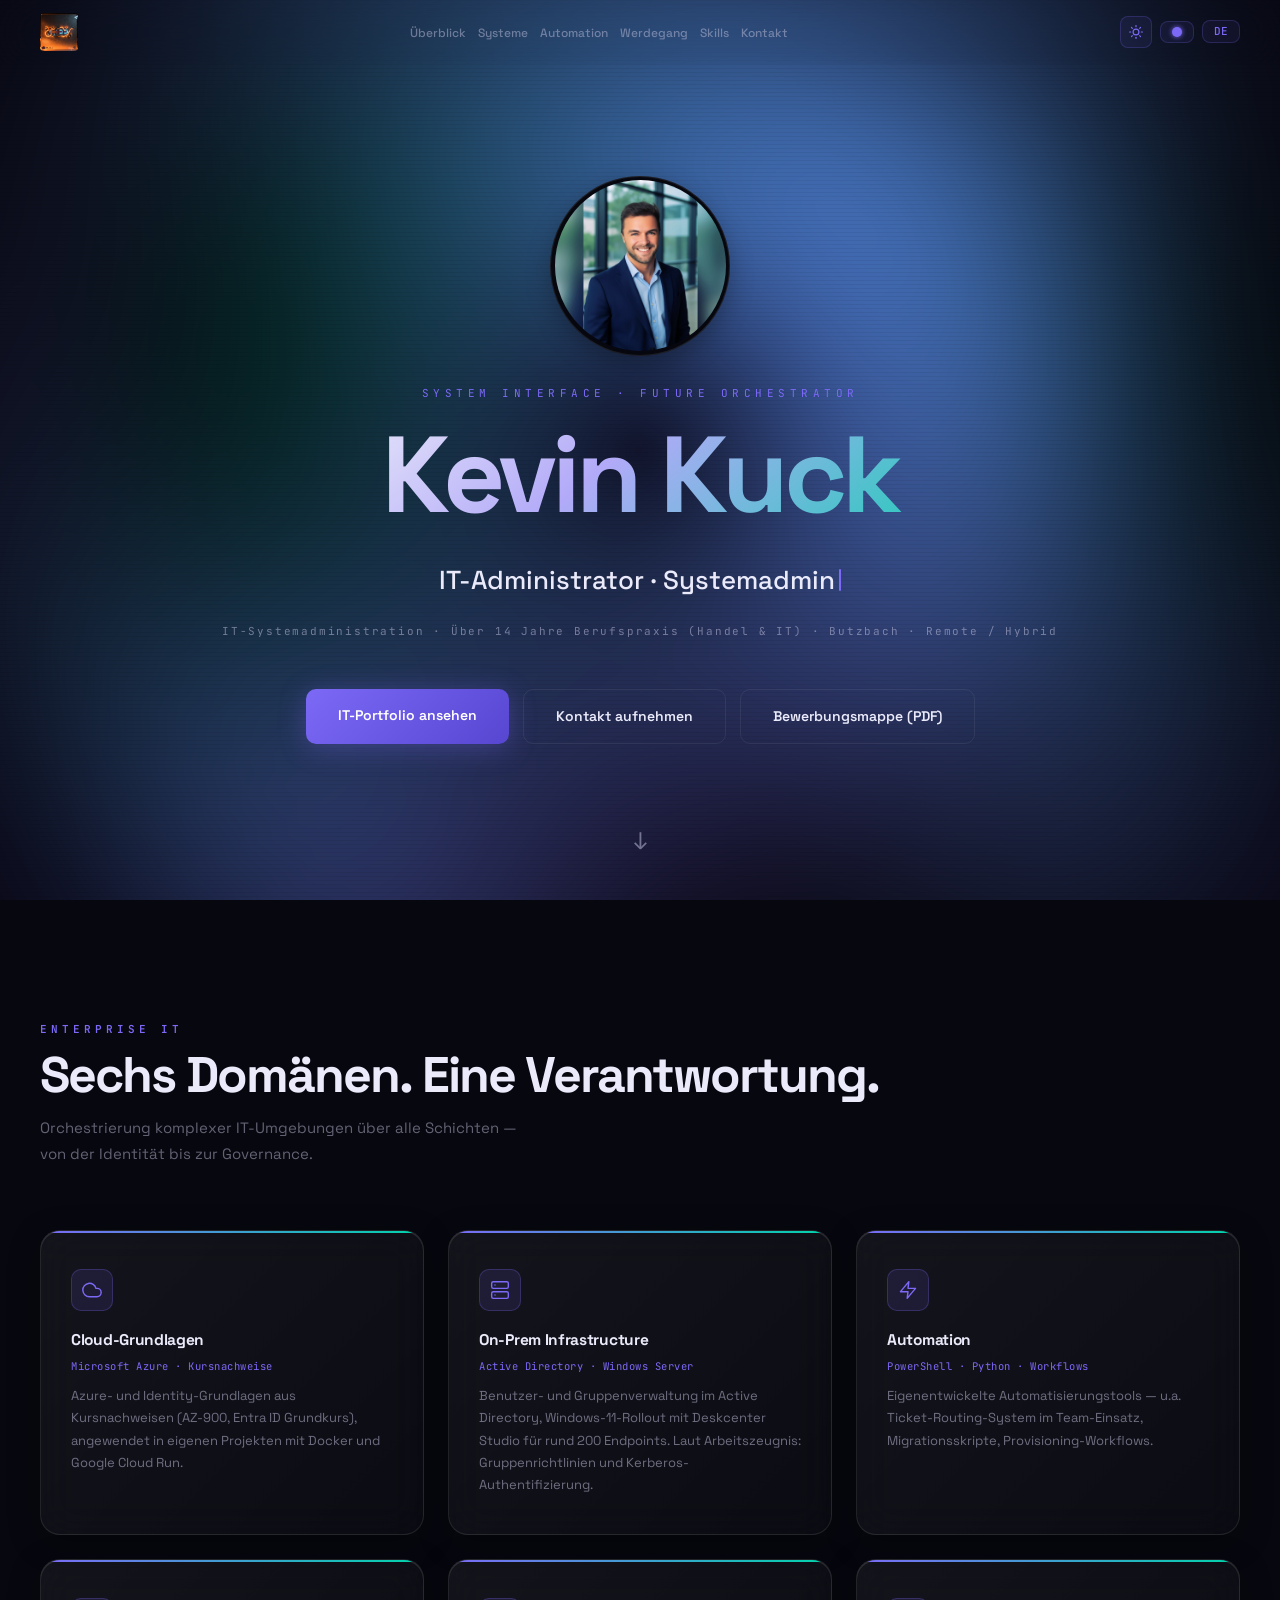
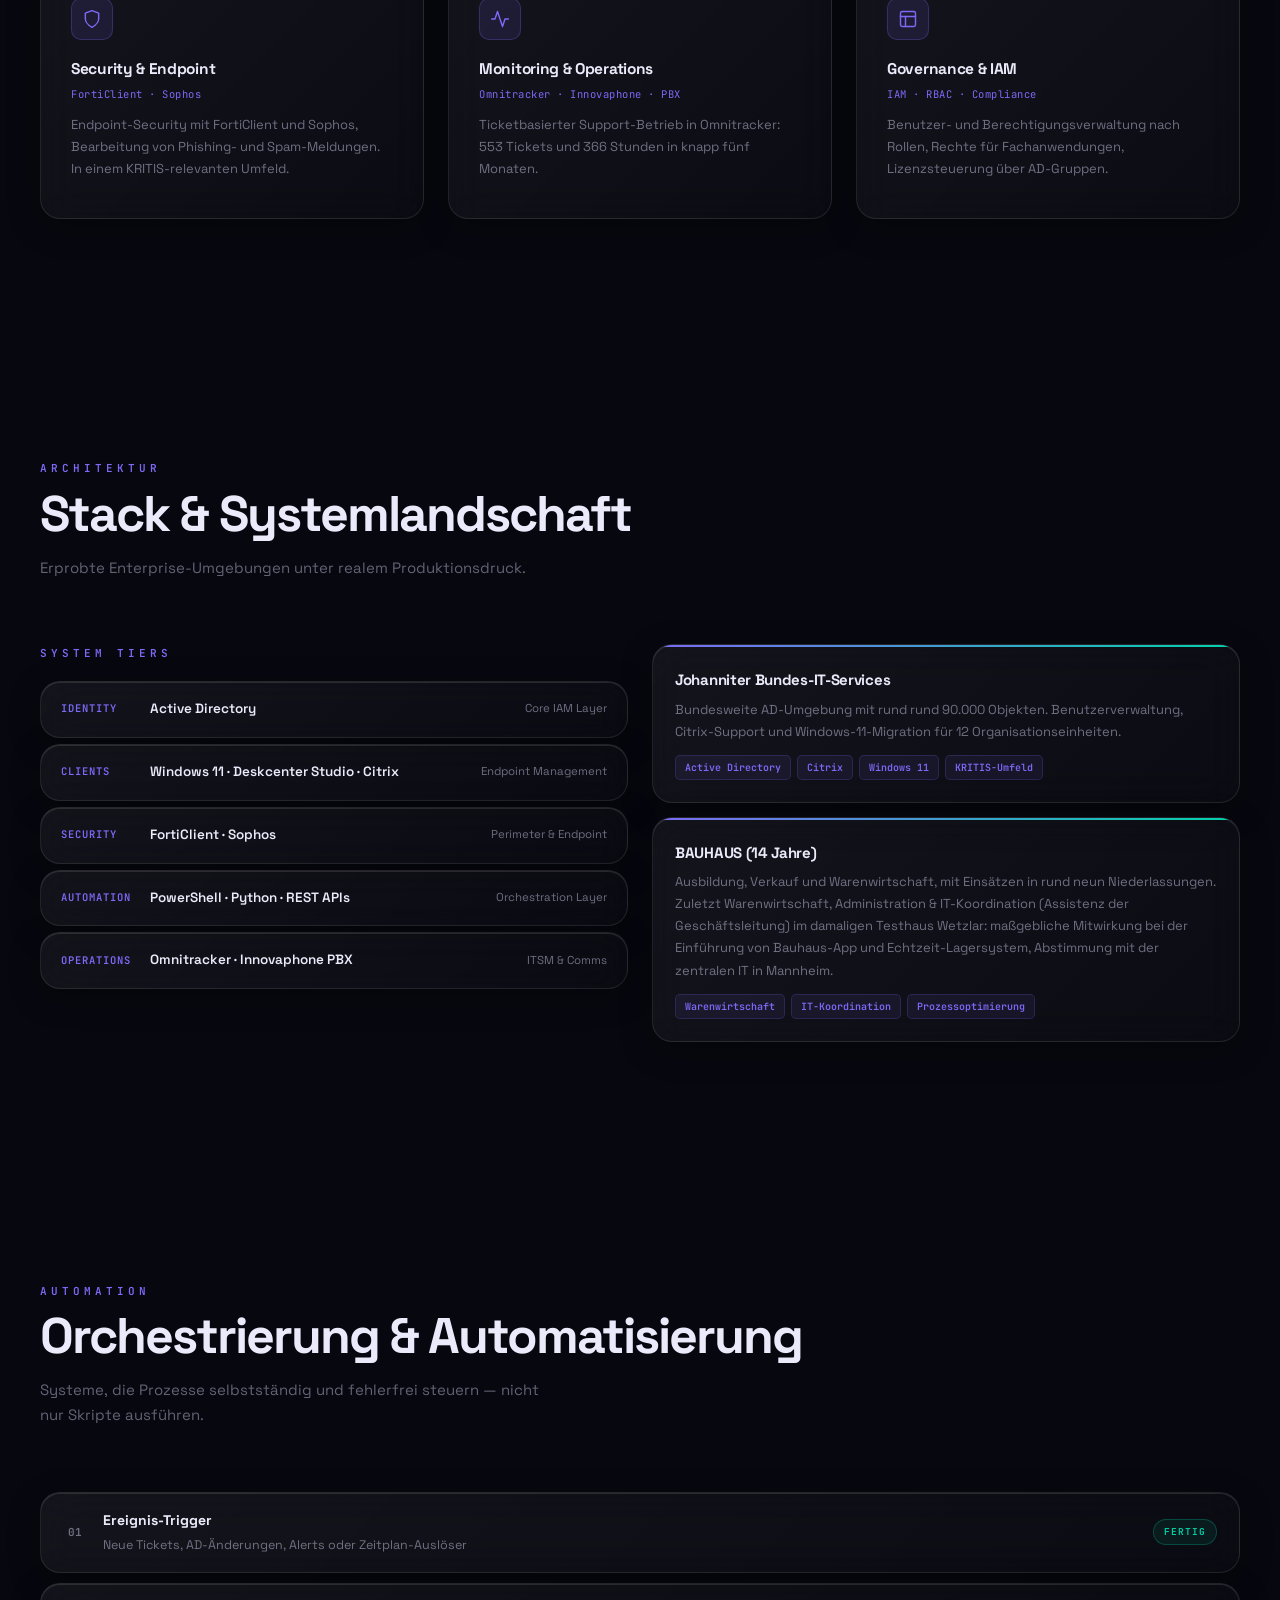
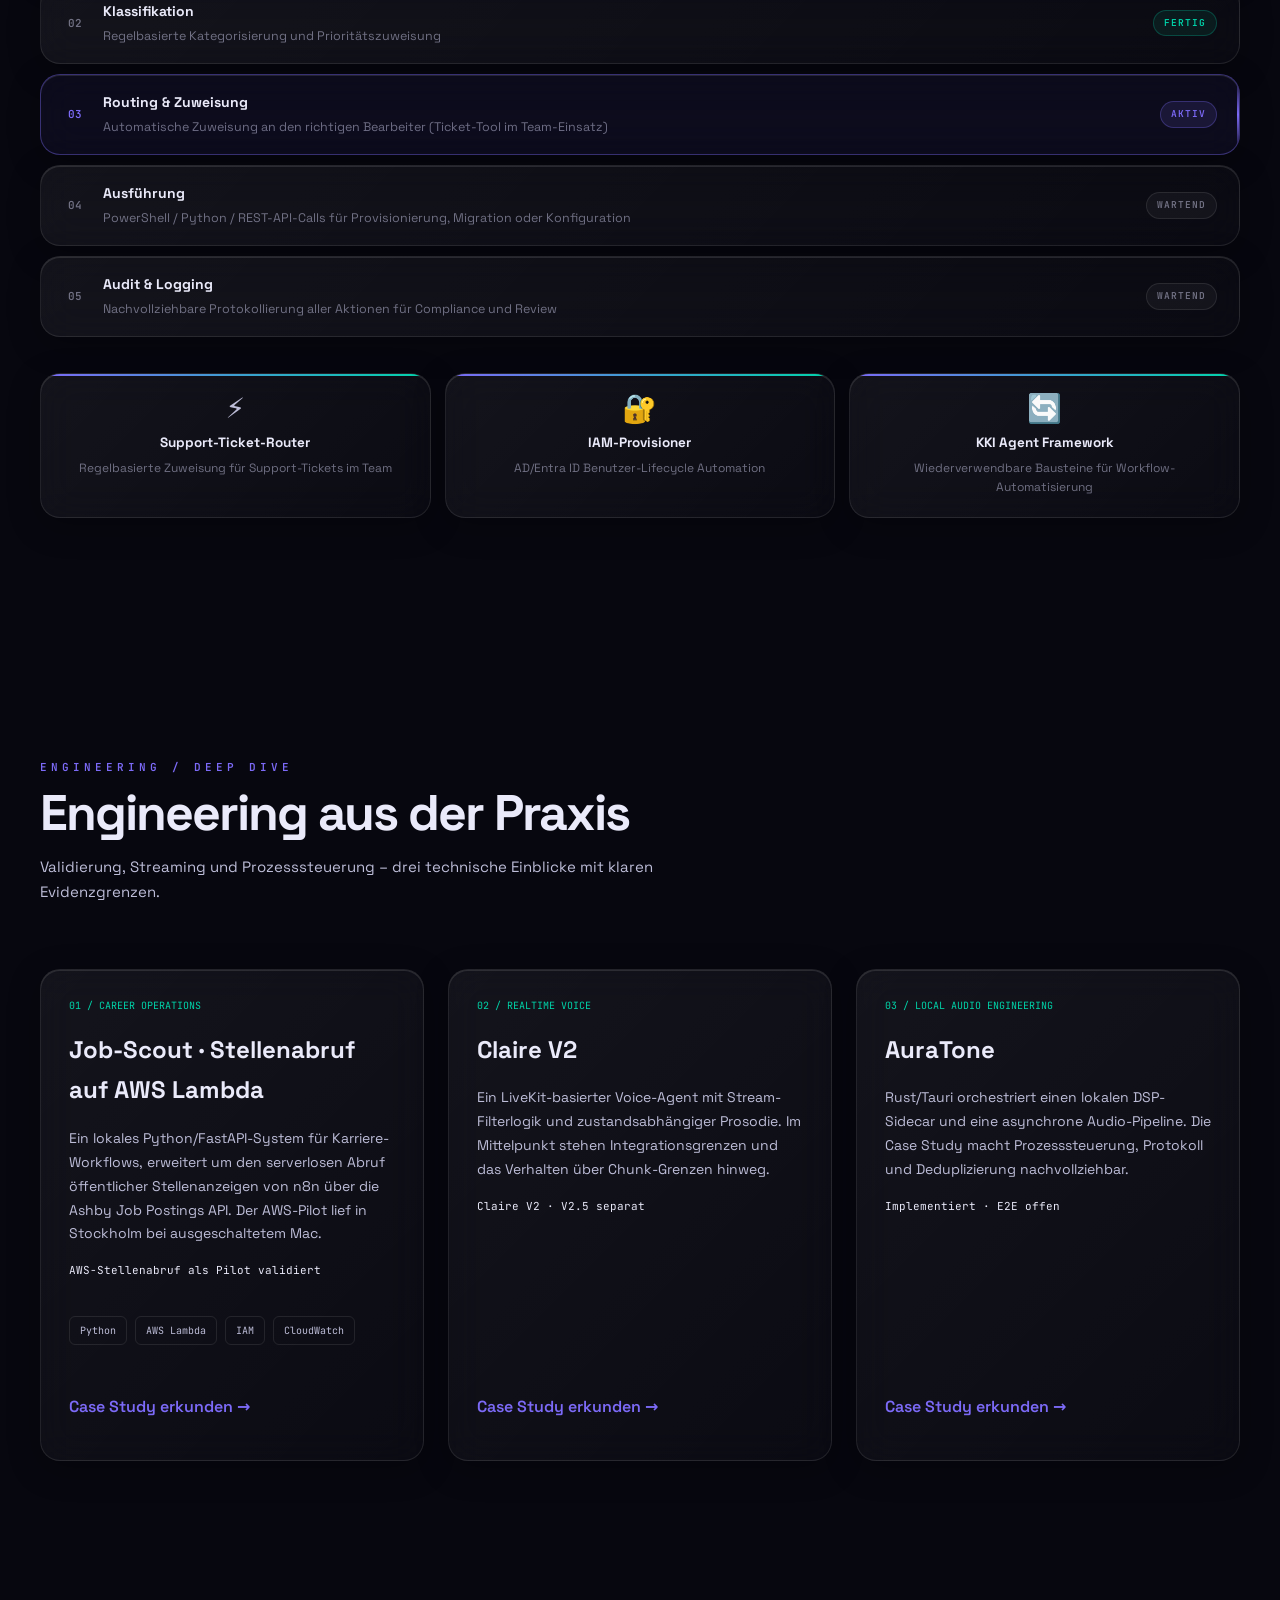
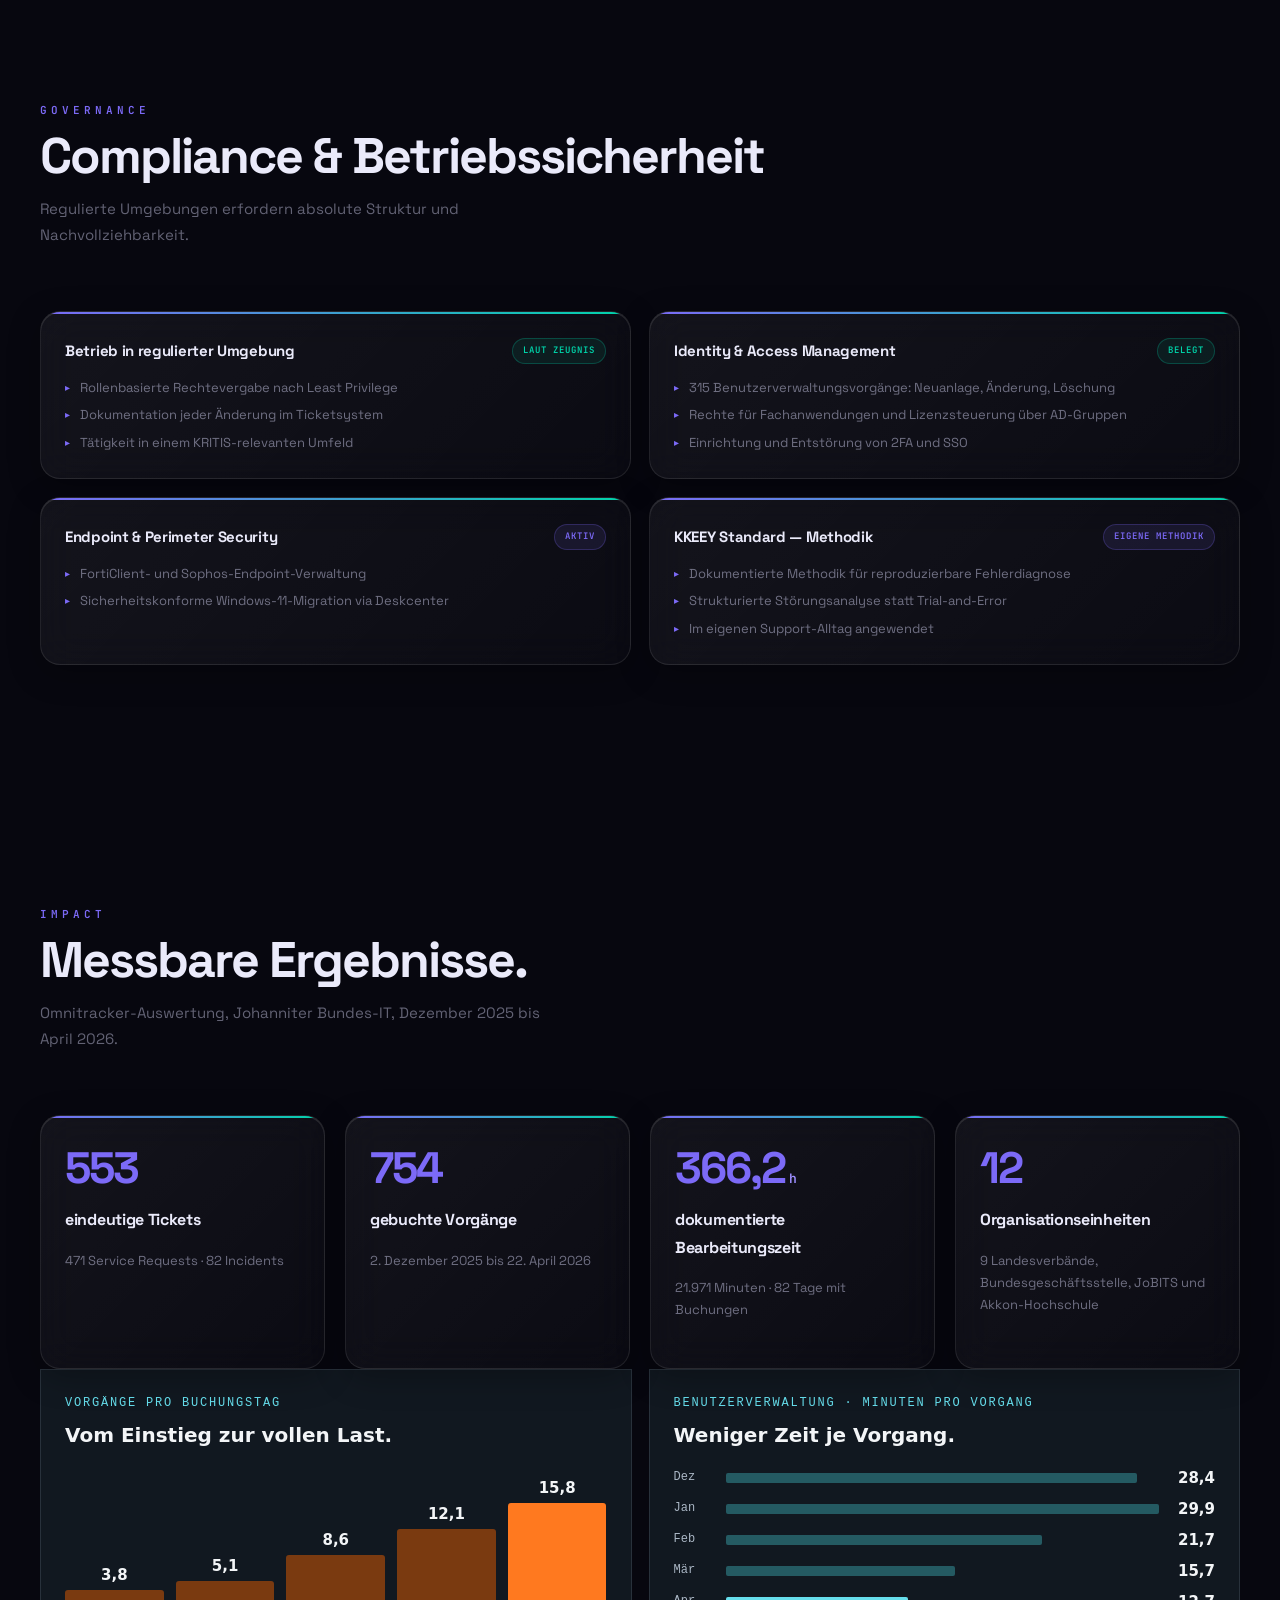
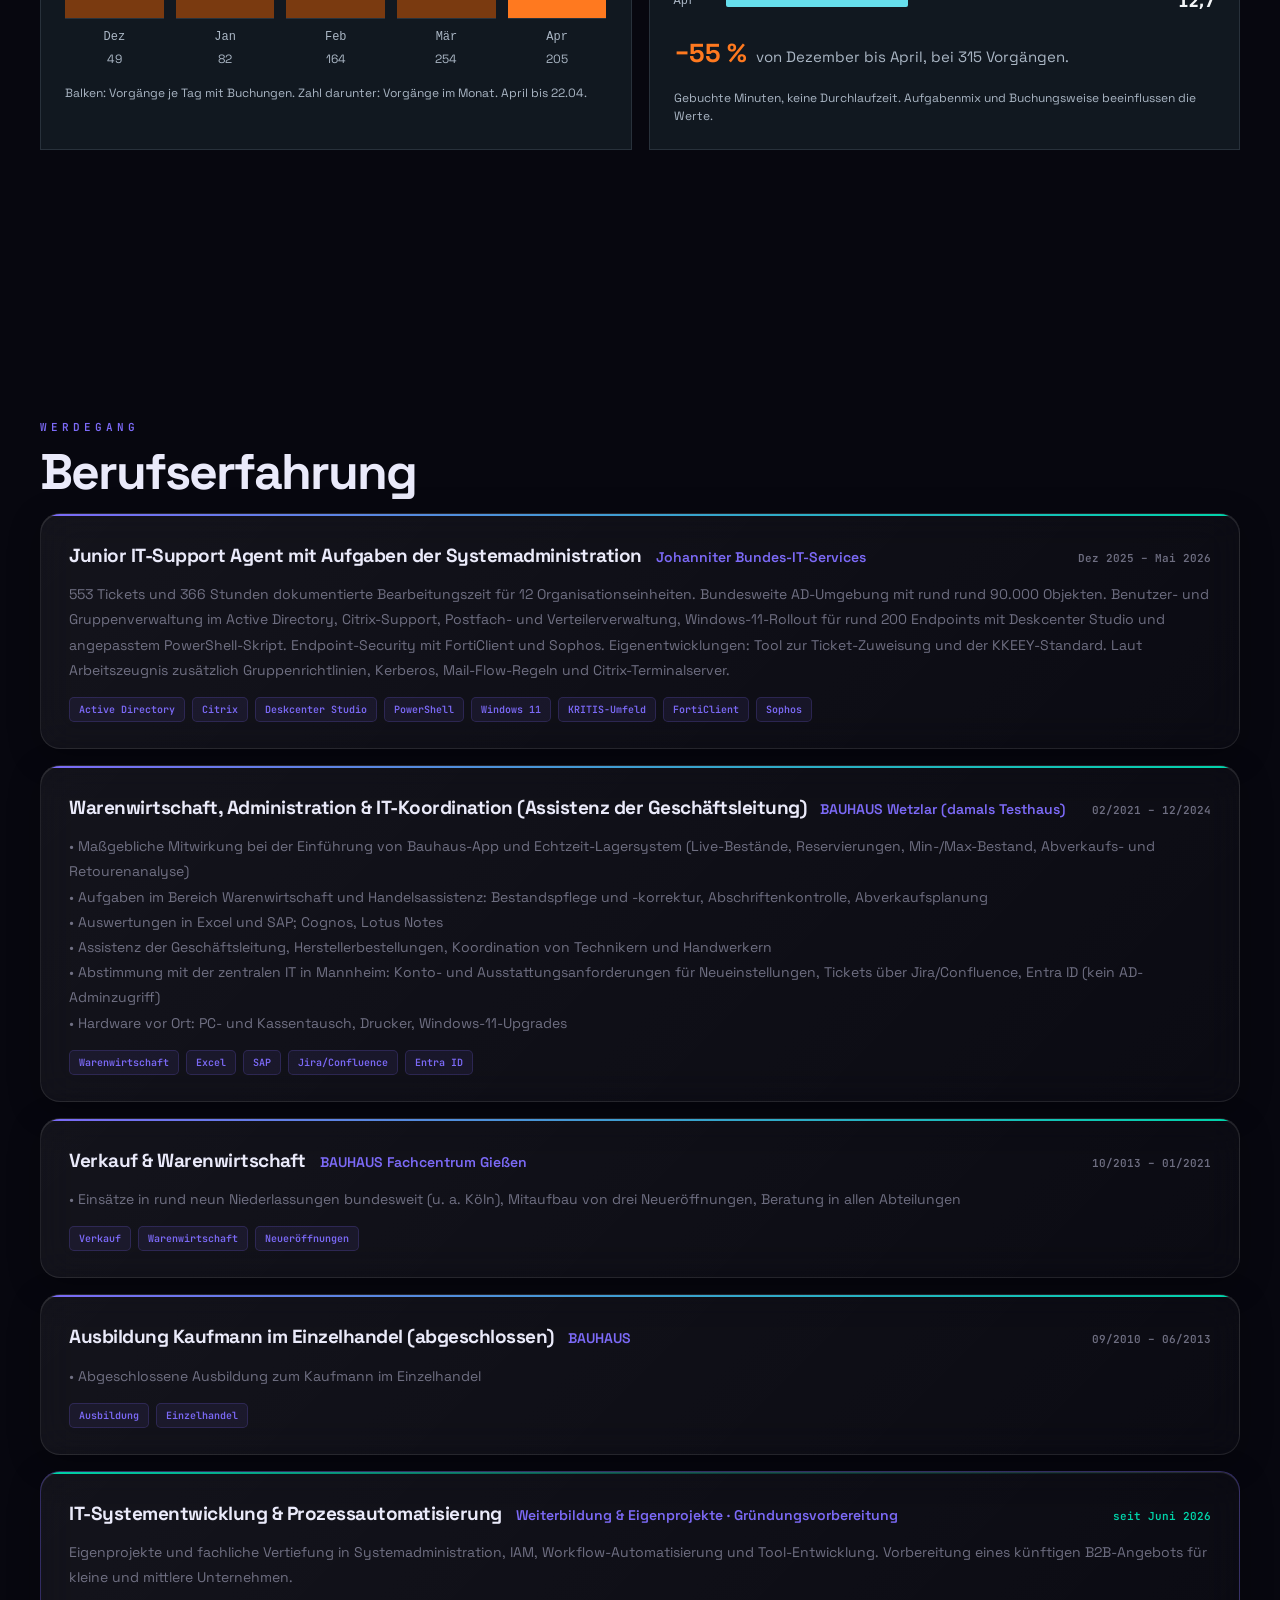
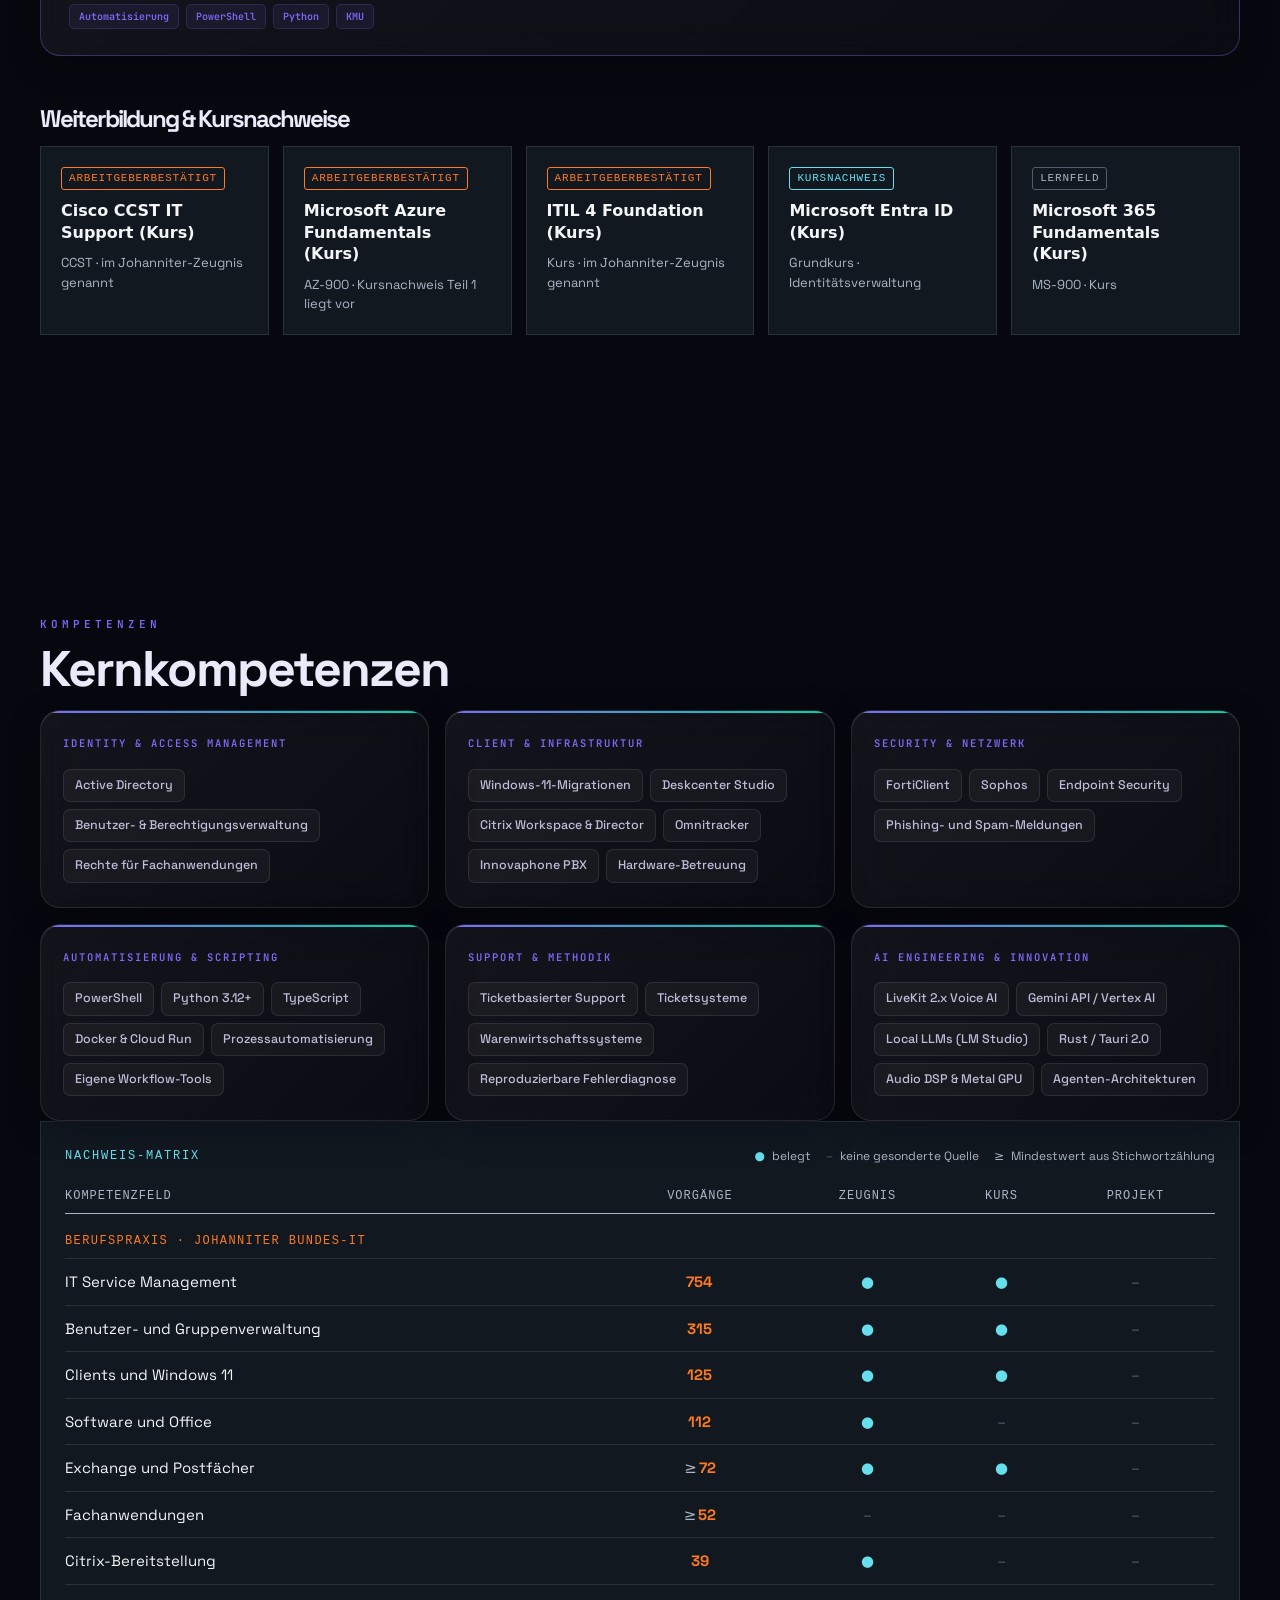
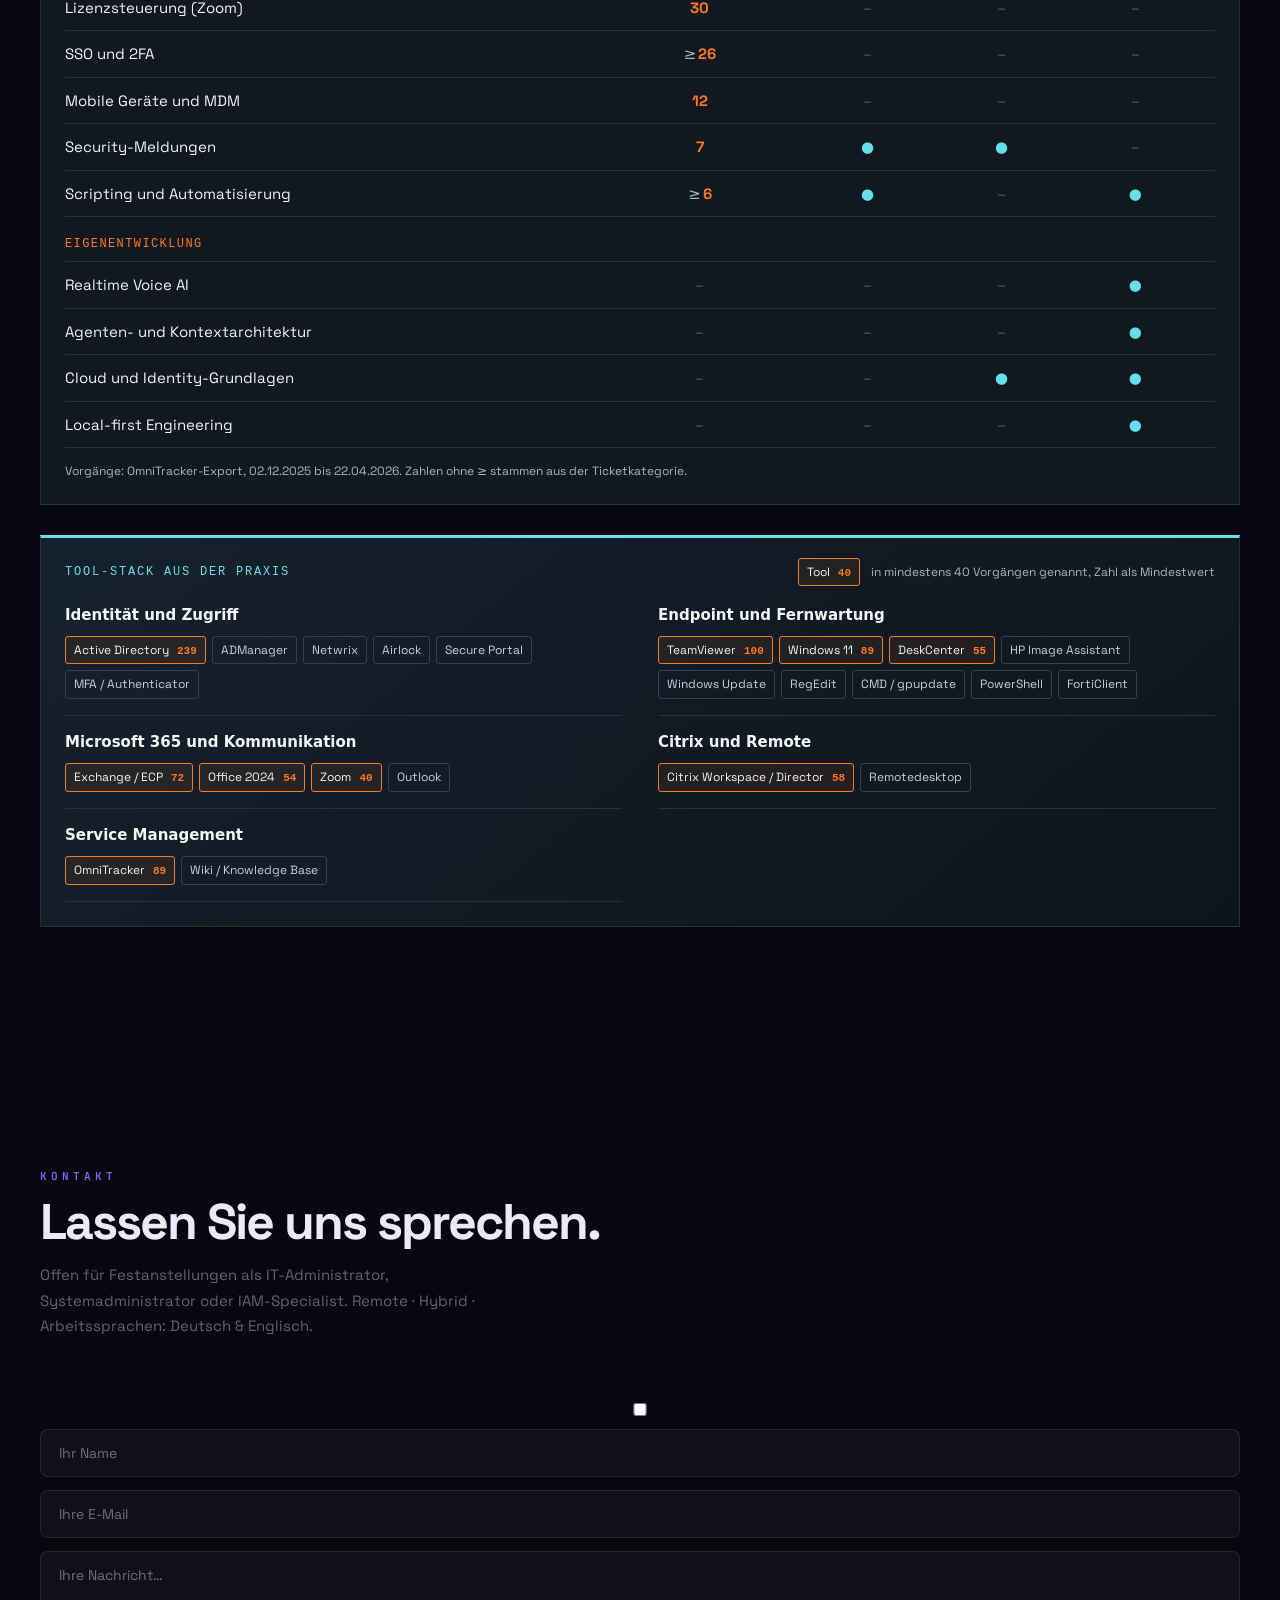
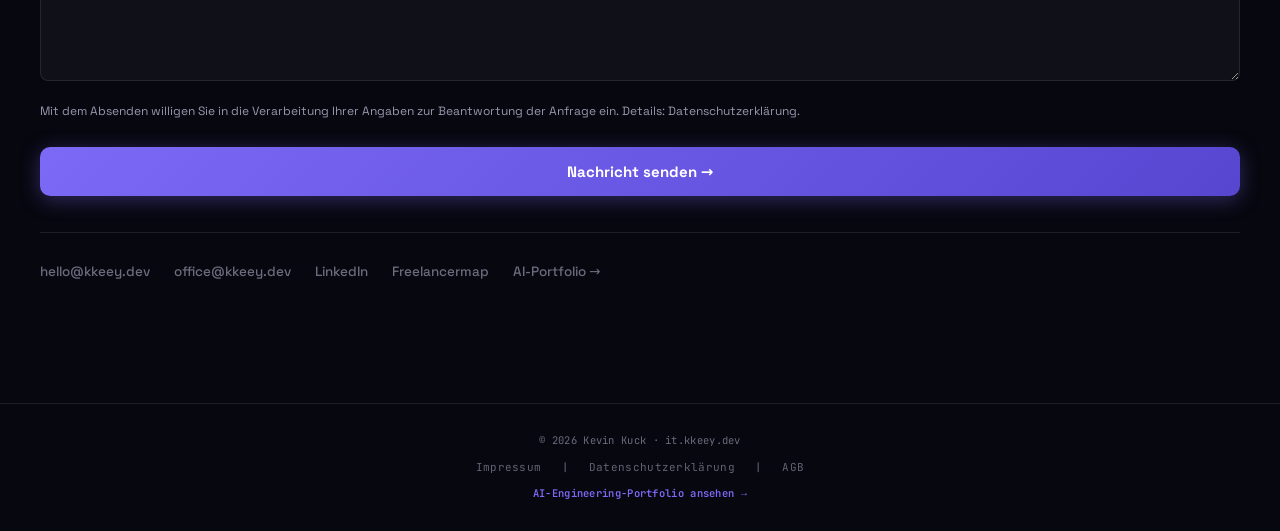
<file: index.html>
<!DOCTYPE html>
<html lang="de" data-theme="dark">
<head>
  <meta charset="UTF-8" />
  <meta name="viewport" content="width=device-width, initial-scale=1.0" />
  <title>Kevin Kuck — IT Administrator · Systemadministration · IAM</title>
  <meta name="description" content="Kevin Kuck — IT-Administrator mit KRITIS-Praxis und über 14 Jahren Berufserfahrung. Active Directory, Microsoft Entra ID, KRITIS, Citrix, PowerShell, IAM." />
  <meta name="author" content="Kevin Kuck" />
  <link rel="canonical" href="https://it.kkeey.dev/" />
  <meta property="og:title" content="Kevin Kuck — IT Administrator · Systemadministration" />
  <meta property="og:description" content="IT-Systemadministration. Über 14 Jahre Berufspraxis (Handel & IT). AD, Entra ID, IAM und Prozessautomatisierung." />
  <meta property="og:type" content="website" />
  <meta property="og:url" content="https://it.kkeey.dev/" />
  <meta property="og:image" content="https://it.kkeey.dev/assets/og-image.jpg" />
  <link rel="stylesheet" href="css/fonts.css?v=20261007b" />
  <link rel="stylesheet" href="css/style.css?v=20261123-portrait" />
  <style>
    .hero-avatar{width:180px;height:180px;max-width:180px;max-height:180px;border-radius:50%;overflow:hidden;padding:2.5px;margin:0 auto 28px;box-sizing:border-box;flex:none}
    .hero-avatar img{width:100%;height:100%;max-width:none;max-height:100%;object-fit:cover;object-position:center top;border-radius:50%;display:block}
    .hero-name{font-size:clamp(56px,10vw,108px);letter-spacing:-5px;line-height:.92;margin-bottom:32px}
    .btn-primary,.btn-outline{display:inline-block;padding:15px 32px;border-radius:10px;font-weight:600;font-size:14px}
  </style>
  <script type="application/ld+json">
  {"@context":"https://schema.org","@type":"Person","name":"Kevin Kuck","jobTitle":"IT-Administrator · Systemadministration · IAM","address":{"@type":"PostalAddress","addressLocality":"Butzbach","addressCountry":"DE"},"email":"mailto:hello@kkeey.dev","url":"https://it.kkeey.dev/","sameAs":["https://github.com/KKEEY92","https://www.linkedin.com/in/kevin-kuck-it/","https://kkeey.dev/"]}
  </script>
<link rel="stylesheet" href="css/engineering-cases.css?v=20261027-rc2">
</head>
<body>
<a href="#main" class="skip-link">Zum Hauptinhalt springen</a>
<canvas id="lo-bg" aria-hidden="true" role="presentation" title="Dynamischer Hintergrund"></canvas>
<div class="scanlines" aria-hidden="true"></div>
<header role="banner">
  <nav class="nav" role="navigation" aria-label="Hauptnavigation">
    <div class="nav-inner">
      <a href="#hero" class="nav-logo" aria-label="Kevin Kuck — Zurück zur Startseite">
        <img src="assets/kkeey-logo.jpg" alt="KKEEY Logo" class="nav-logo-img" width="38" height="38" />
      </a>
      <ul class="nav-links" id="navLinks" role="list">
        <li><a href="#overview" id="navOverview">Überblick</a></li>
        <li><a href="#systems" id="navSystems">Systeme</a></li>
        <li><a href="#automation" id="navAutomation">Automation</a></li>
        <li><a href="#career" id="navCareer">Werdegang</a></li>
        <li><a href="#skills" id="navSkills">Skills</a></li>
        <li><a href="#contact" id="navContact">Kontakt</a></li>
      </ul>
      <div class="nav-controls">
        <div class="available-badge" aria-live="polite"><span class="available-dot" aria-hidden="true"></span><span id="availableText">Offen für berufliche Möglichkeiten</span></div>
        <button class="nav-btn nav-btn-icon" id="darkToggle" aria-label="Theme umschalten"></button>
        <button class="nav-btn nav-btn-color" id="colorToggle" aria-label="Farbthema wechseln"><span class="nav-color-indicator" id="colorDot" aria-hidden="true"></span></button>
        <button class="nav-btn" id="langToggle" aria-label="Sprache wechseln">DE</button>
        <button class="hamburger" id="hamburger" aria-label="Navigation öffnen" aria-expanded="false" aria-controls="navLinks">☰</button>
      </div>
    </div>
  </nav>
</header>
<main id="main" role="main">
  <section id="hero" class="hero" aria-labelledby="heroHeading">
    <div class="hero-content">
      <div class="hero-avatar">
        <img src="assets/KKI_PORTRAIT_BUSINESS_KEVIN_KUCK_OFFICIAL.jpg" alt="Kevin Kuck — IT Administrator" width="180" height="180" decoding="async" />
      </div>
      <p class="hero-label" id="heroGreeting">System Interface · Future Orchestrator</p>
      <h1 id="heroHeading" class="hero-name">Kevin Kuck</h1>
      <div class="hero-typed-wrap" aria-live="polite"><span class="hero-typed-text" id="typedOutput">IT-Administrator · Systemadministration</span><span class="hero-cursor" aria-hidden="true"></span></div>
      <p class="hero-tagline" id="heroMeta">IT-Systemadministration · Über 14 Jahre Berufspraxis (Handel & IT) · Butzbach · Remote / Hybrid</p>
      <div class="hero-ctas">
        <a href="#overview" class="btn-primary" id="heroCta1Link"><span id="heroCta1Label">IT-Portfolio ansehen</span></a>
        <a href="#contact" class="btn-outline" id="heroCta3Link"><span id="heroCta3Label">Kontakt aufnehmen</span></a>
        <a href="assets/Kevin_Kuck_Bewerbungsmappe_IT.pdf" target="_blank" rel="noopener noreferrer" class="btn-outline btn-cv" id="heroCta2Link"><span id="heroCta2Label">Bewerbungsmappe (PDF)</span></a>
      </div>
    </div>
    <div class="hero-arrow" aria-hidden="true">↓</div>
  </section>
  <section id="overview" aria-labelledby="overviewHeading"><div class="container">
    <p class="section-label"><span id="overviewLabel">Enterprise IT</span></p>
    <h2 class="section-title" id="overviewHeading"><span id="overviewTitle">Sechs Domänen. Eine Verantwortung.</span></h2>
    <p class="section-sub" id="overviewSub"></p>
    <div class="domain-grid" id="overviewGrid" role="list"></div>
  </div></section>
  <section id="systems" class="section-alt" aria-labelledby="systemsHeading"><div class="container">
    <p class="section-label"><span id="systemsLabel">Architektur</span></p>
    <h2 class="section-title" id="systemsHeading"><span id="systemsTitle">Stack & Systemlandschaft</span></h2>
    <p class="section-sub" id="systemsSub"></p>
    <div class="systems-layout">
      <div><p class="section-label section-label--mb"><span>System Tiers</span></p><div class="tier-stack reveal" id="tierStack" role="list"></div></div>
      <div class="systems-cards" id="systemsCards" role="list"></div>
    </div>
  </div></section>
  <section id="automation" aria-labelledby="automationHeading"><div class="container">
    <p class="section-label"><span id="automationLabel">Automation</span></p>
    <h2 class="section-title" id="automationHeading"><span id="automationTitle">Orchestrierung & Automatisierung</span></h2>
    <p class="section-sub" id="automationSub"></p>
    <div class="pipeline-container reveal" id="pipelineContainer" role="list"></div>
    <div class="agent-grid" id="agentGrid" role="list"></div>
  </div></section>
  <section id="engineering" class="engineering" aria-labelledby="engineering-title" data-variant="compact"><div class="container"><p class="section-label">Engineering / Deep Dive</p><h2 class="section-title" id="engineering-title">Engineering aus der Praxis</h2><p class="section-sub">Drei Projekte. Konkrete technische Entscheidungen. Architektur, Codebelege und offene Prüfungen.</p><article class="glass-card case-panel" id="engineering-job-scout"><h3>Job-Scout · Stellenabruf auf AWS Lambda</h3><p>Ein lokales Python/FastAPI-System für Karriere-Workflows, erweitert um den serverlosen Abruf öffentlicher Stellenanzeigen von n8n über die Ashby Job Postings API. Der AWS-Pilot lief in Stockholm bei ausgeschaltetem Mac.</p><p>AWS-Stellenabruf als Pilot validiert</p><p>Der Pilot umfasst den öffentlichen Stellenabruf. Inbox, Bewerbungsworkflow und Vault bleiben lokal. Der frühere PDF-Code-Review hat einen produktiven PDF-Export offen gelassen.</p><a href="https://kkeey.dev/#engineering-job-scout">Case Study erkunden →</a></article><article class="glass-card case-panel" id="engineering-claire-v2"><h3>Claire V2 — Streaming bis zur Sprachausgabe durchdenken.</h3><p>Ein LiveKit-basierter Voice-Agent mit Stream-Filterlogik und zustandsabhängiger Prosodie. Im Mittelpunkt stehen Integrationsgrenzen und das Verhalten über Chunk-Grenzen hinweg.</p><p>Claire V2 · V2.5 separat</p><p>Der Code-Review betrifft claire-v2. Die bestehende V2.5-Karte ist eine andere Variante. Providerkonfiguration und End-to-End-Verhalten bleiben zu prüfen.</p><a href="https://kkeey.dev/#engineering-claire-v2">Case Study erkunden →</a></article><article class="glass-card case-panel" id="engineering-auratone"><h3>AuraTone — Audioverarbeitung über Prozessgrenzen.</h3><p>Rust/Tauri orchestriert einen lokalen DSP-Sidecar und eine asynchrone Audio-Pipeline. Die Case Study macht Prozesssteuerung, Protokoll und Deduplizierung nachvollziehbar.</p><p>Implementiert · E2E offen</p><p>GPU-Beschleunigung und sichere Prozessbereinigung wurden nicht verifiziert. Aus der Architekturerklärung folgt kein gemessener Audio-Benchmark.</p><a href="https://kkeey.dev/#engineering-auratone">Case Study erkunden →</a></article></div></section>
<section id="compliance" class="section-alt" aria-labelledby="complianceHeading"><div class="container">
    <p class="section-label"><span id="complianceLabel">Governance</span></p>
    <h2 class="section-title" id="complianceHeading"><span id="complianceTitle">Compliance & Betriebssicherheit</span></h2>
    <p class="section-sub" id="complianceSub"></p>
    <div class="compliance-grid" id="complianceGrid" role="list"></div>
  </div></section>
  <section id="impact" aria-labelledby="impactHeading"><div class="container">
    <p class="section-label"><span id="impactLabel">Impact</span></p>
    <h2 class="section-title" id="impactHeading"><span id="impactTitle">Messbare Ergebnisse.</span></h2>
    <p class="section-sub" id="impactSub"></p>
        <div class="impact-grid" id="impactGrid" role="list"></div>
    <div class="kk-scope">
      <div class="kk-trend">
        <article class="kk-panel">
          <p class="kk-eyebrow" data-i18n="modules.m1_eyebrow1">VORGÄNGE PRO BUCHUNGSTAG</p>
          <h3 data-i18n="modules.m1_title1">Vom Einstieg zur vollen Last.</h3>
          <div class="kk-cols" role="img" aria-label="Vorgänge pro Buchungstag: Dezember 3,8, Januar 5,1, Februar 8,6, März 12,1, April 15,8">
            <div class="kk-col"><div class="kk-track"><b>3,8</b><i style="--v:24"></i></div><span>Dez</span><small>49</small></div>
            <div class="kk-col"><div class="kk-track"><b>5,1</b><i style="--v:32"></i></div><span>Jan</span><small>82</small></div>
            <div class="kk-col"><div class="kk-track"><b>8,6</b><i style="--v:54"></i></div><span>Feb</span><small>164</small></div>
            <div class="kk-col"><div class="kk-track"><b>12,1</b><i style="--v:77"></i></div><span>Mär</span><small>254</small></div>
            <div class="kk-col kk-peak"><div class="kk-track"><b>15,8</b><i style="--v:100"></i></div><span>Apr</span><small>205</small></div>
          </div>
          <p class="kk-foot" data-i18n="modules.m1_foot1">Balken: Vorgänge je Tag mit Buchungen. Zahl darunter: Vorgänge im Monat. April bis 22.04.</p>
        </article>
        <article class="kk-panel">
          <p class="kk-eyebrow" data-i18n="modules.m1_eyebrow2">BENUTZERVERWALTUNG · MINUTEN PRO VORGANG</p>
          <h3 data-i18n="modules.m1_title2">Weniger Zeit je Vorgang.</h3>
          <ul class="kk-hbars" aria-label="Durchschnittlich gebuchte Minuten pro Benutzerverwaltungsvorgang">
            <li><span>Dez</span><i style="--v:95"></i><b>28,4</b></li>
            <li><span>Jan</span><i style="--v:100"></i><b>29,9</b></li>
            <li><span>Feb</span><i style="--v:73"></i><b>21,7</b></li>
            <li><span>Mär</span><i style="--v:53"></i><b>15,7</b></li>
            <li class="kk-peak"><span>Apr</span><i style="--v:42"></i><b>12,7</b></li>
          </ul>
          <p class="kk-delta" data-i18n="modules.m1_delta"><strong>−55 %</strong> von Dezember bis April, bei 315 Vorgängen.</p>
          <p class="kk-foot" data-i18n="modules.m1_foot2">Gebuchte Minuten, keine Durchlaufzeit. Aufgabenmix und Buchungsweise beeinflussen die Werte.</p>
        </article>
      </div>
    </div>
  </div></section>
  <section id="career" class="section-alt" aria-labelledby="careerHeading"><div class="container">
    <p class="section-label"><span id="careerLabel">Werdegang</span></p>
    <h2 class="section-title" id="careerHeading"><span id="careerTitle">Berufserfahrung</span></h2>
        <div class="career-list" id="careerContainer" role="list"></div>
    <div class="kk-scope">
      <h3 class="section-title" style="margin-top: 50px; font-size: 1.5rem;" data-i18n="modules.m6_title">Weiterbildung & Kursnachweise</h3>
      <div class="kk-certs">
        <article class="kk-cert"><span class="kk-badge kk-emp" data-i18n="modules.m6_b_emp">Arbeitgeberbestätigt</span><h4 data-i18n="modules.m6_c1_title">Cisco CCST IT Support (Kurs)</h4><p data-i18n="modules.m6_c1_p">CCST · im Johanniter-Zeugnis genannt</p></article>
        <article class="kk-cert"><span class="kk-badge kk-emp" data-i18n="modules.m6_b_emp">Arbeitgeberbestätigt</span><h4 data-i18n="modules.m6_c2_title">Microsoft Azure Fundamentals (Kurs)</h4><p data-i18n="modules.m6_c2_p">AZ-900 · Kursnachweis Teil 1 liegt vor</p></article>
        <article class="kk-cert"><span class="kk-badge kk-emp" data-i18n="modules.m6_b_emp">Arbeitgeberbestätigt</span><h4 data-i18n="modules.m6_c3_title">ITIL 4 Foundation (Kurs)</h4><p data-i18n="modules.m6_c3_p">Kurs · im Johanniter-Zeugnis genannt</p></article>
        <article class="kk-cert"><span class="kk-badge kk-course" data-i18n="modules.m6_b_course">Kursnachweis</span><h4 data-i18n="modules.m6_c4_title">Microsoft Entra ID (Kurs)</h4><p data-i18n="modules.m6_c4_p">Grundkurs · Identitätsverwaltung</p></article>
        <article class="kk-cert"><span class="kk-badge kk-learn" data-i18n="modules.m6_b_learn">Lernfeld</span><h4 data-i18n="modules.m6_c5_title">Microsoft 365 Fundamentals (Kurs)</h4><p data-i18n="modules.m6_c5_p">MS-900 · Kurs</p></article>
      </div>
    </div>
  </div></section>
  <section id="skills" aria-labelledby="skillsHeading"><div class="container">
    <p class="section-label"><span id="skillsLabel">Kompetenzen</span></p>
    <h2 class="section-title" id="skillsHeading"><span id="skillsTitle">Kernkompetenzen</span></h2>
        <div class="skills-grid" id="skillsContainer" role="list"></div>
    <div class="kk-scope">
      <div class="kk-matrix-wrap">
        <div class="kk-matrix-head">
          <p class="kk-eyebrow" data-i18n="modules.m4_eyebrow">NACHWEIS-MATRIX</p>
          <p class="kk-matrix-legend" data-i18n="modules.m4_legend"><span class="kk-on">●</span> belegt <span class="kk-off">–</span> keine gesonderte Quelle <span class="kk-min">≥</span> Mindestwert aus Stichwortzählung</p>
        </div>
        <div class="kk-scroll">
          <table class="kk-matrix">
            <thead><tr><th data-i18n="modules.m4_th1">Kompetenzfeld</th><th data-i18n="modules.m4_th2">Vorgänge</th><th data-i18n="modules.m4_th3">Zeugnis</th><th data-i18n="modules.m4_th4">Kurs</th><th data-i18n="modules.m4_th5">Projekt</th></tr></thead>
            <tbody>
              <tr class="kk-group"><td colspan="5" data-i18n="modules.m4_g1">Berufspraxis · Johanniter Bundes-IT</td></tr>
              <tr><td data-i18n="modules.m4_r1">IT Service Management</td><td><b>754</b></td><td class="kk-on">●</td><td class="kk-on">●</td><td class="kk-off">–</td></tr>
              <tr><td data-i18n="modules.m4_r2">Benutzer- und Gruppenverwaltung</td><td><b>315</b></td><td class="kk-on">●</td><td class="kk-on">●</td><td class="kk-off">–</td></tr>
              <tr><td data-i18n="modules.m4_r3">Clients und Windows 11</td><td><b>125</b></td><td class="kk-on">●</td><td class="kk-on">●</td><td class="kk-off">–</td></tr>
              <tr><td data-i18n="modules.m4_r4">Software und Office</td><td><b>112</b></td><td class="kk-on">●</td><td class="kk-off">–</td><td class="kk-off">–</td></tr>
              <tr><td data-i18n="modules.m4_r5">Exchange und Postfächer</td><td><b><span class="kk-min">≥</span>72</b></td><td class="kk-on">●</td><td class="kk-on">●</td><td class="kk-off">–</td></tr>
              <tr><td data-i18n="modules.m4_r6">Fachanwendungen</td><td><b><span class="kk-min">≥</span>52</b></td><td class="kk-off">–</td><td class="kk-off">–</td><td class="kk-off">–</td></tr>
              <tr><td data-i18n="modules.m4_r7">Citrix-Bereitstellung</td><td><b>39</b></td><td class="kk-on">●</td><td class="kk-off">–</td><td class="kk-off">–</td></tr>
              <tr><td data-i18n="modules.m4_r8">Lizenzsteuerung (Zoom)</td><td><b>30</b></td><td class="kk-off">–</td><td class="kk-off">–</td><td class="kk-off">–</td></tr>
              <tr><td data-i18n="modules.m4_r9">SSO und 2FA</td><td><b><span class="kk-min">≥</span>26</b></td><td class="kk-off">–</td><td class="kk-off">–</td><td class="kk-off">–</td></tr>
              <tr><td data-i18n="modules.m4_r10">Mobile Geräte und MDM</td><td><b>12</b></td><td class="kk-off">–</td><td class="kk-off">–</td><td class="kk-off">–</td></tr>
              <tr><td data-i18n="modules.m4_r11">Security-Meldungen</td><td><b>7</b></td><td class="kk-on">●</td><td class="kk-on">●</td><td class="kk-off">–</td></tr>
              <tr><td data-i18n="modules.m4_r12">Scripting und Automatisierung</td><td><b><span class="kk-min">≥</span>6</b></td><td class="kk-on">●</td><td class="kk-off">–</td><td class="kk-on">●</td></tr>
              <tr class="kk-group"><td colspan="5" data-i18n="modules.m4_g2">Eigenentwicklung</td></tr>
              <tr><td data-i18n="modules.m4_r13">Realtime Voice AI</td><td class="kk-off">–</td><td class="kk-off">–</td><td class="kk-off">–</td><td class="kk-on">●</td></tr>
              <tr><td data-i18n="modules.m4_r14">Agenten- und Kontextarchitektur</td><td class="kk-off">–</td><td class="kk-off">–</td><td class="kk-off">–</td><td class="kk-on">●</td></tr>
              <tr><td data-i18n="modules.m4_r15">Cloud und Identity-Grundlagen</td><td class="kk-off">–</td><td class="kk-off">–</td><td class="kk-on">●</td><td class="kk-on">●</td></tr>
              <tr><td data-i18n="modules.m4_r16">Local-first Engineering</td><td class="kk-off">–</td><td class="kk-off">–</td><td class="kk-off">–</td><td class="kk-on">●</td></tr>
            </tbody>
          </table>
        </div>
        <p class="kk-foot" data-i18n="modules.m4_foot">Vorgänge: OmniTracker-Export, 02.12.2025 bis 22.04.2026. Zahlen ohne ≥ stammen aus der Ticketkategorie.</p>
      </div>

      <div class="kk-stack">
        <div class="kk-stack-head">
          <p class="kk-eyebrow" data-i18n="modules.m5_eyebrow">TOOL-STACK AUS DER PRAXIS</p>
          <p class="kk-stack-legend" data-i18n="modules.m5_legend"><span class="kk-hot">Tool <b>40</b></span> in mindestens 40 Vorgängen genannt, Zahl als Mindestwert</p>
        </div>
        <div class="kk-stack-grid">
          <div class="kk-tool-group"><h4 data-i18n="modules.m5_h1">Identität und Zugriff</h4><div class="kk-badges"><span class="kk-hot">Active Directory <b>239</b></span><span>ADManager</span><span>Netwrix</span><span>Airlock</span><span>Secure Portal</span><span>MFA / Authenticator</span></div></div>
          <div class="kk-tool-group"><h4 data-i18n="modules.m5_h2">Endpoint und Fernwartung</h4><div class="kk-badges"><span class="kk-hot">TeamViewer <b>100</b></span><span class="kk-hot">Windows 11 <b>89</b></span><span class="kk-hot">DeskCenter <b>55</b></span><span>HP Image Assistant</span><span>Windows Update</span><span>RegEdit</span><span>CMD / gpupdate</span><span>PowerShell</span><span>FortiClient</span></div></div>
          <div class="kk-tool-group"><h4 data-i18n="modules.m5_h3">Microsoft 365 und Kommunikation</h4><div class="kk-badges"><span class="kk-hot">Exchange / ECP <b>72</b></span><span class="kk-hot">Office 2024 <b>54</b></span><span class="kk-hot">Zoom <b>40</b></span><span>Outlook</span></div></div>
          <div class="kk-tool-group"><h4 data-i18n="modules.m5_h4">Citrix und Remote</h4><div class="kk-badges"><span class="kk-hot">Citrix Workspace / Director <b>58</b></span><span>Remotedesktop</span></div></div>
          <div class="kk-tool-group"><h4 data-i18n="modules.m5_h5">Service Management</h4><div class="kk-badges"><span class="kk-hot">OmniTracker <b>89</b></span><span>Wiki / Knowledge Base</span></div></div>
        </div>
      </div>
    </div>
  </div></section>
  <section id="contact" aria-labelledby="contactHeading"><div class="container">
    <p class="section-label"><span id="contactLabel">Kontakt</span></p>
    <h2 class="section-title" id="contactHeading"><span id="contactTitle">Lass uns sprechen.</span></h2>
    <p class="section-sub" id="contactDesc">Offen für Festanstellungen, Freelance-Projekte und Kollaborationen. Remote · Hybrid · DE & EN.</p>
    <form class="contact-form" id="contactForm" action="https://api.web3forms.com/submit" method="POST">
      <input type="hidden" name="access_key" value="ee6d8111-b3db-4684-8460-4d57384ff3fc" />
      <input type="hidden" name="subject" value="Neue Kontaktanfrage — Kevin Kuck IT-Portfolio" />
      <input type="checkbox" name="botcheck" class="honeypot" tabindex="-1" aria-hidden="true" />
      <input type="text" name="name" required class="contact-input" id="formName" autocomplete="name" placeholder="Dein Name" />
      <input type="email" name="email" required class="contact-input" id="formEmail" autocomplete="email" placeholder="Deine E-Mail" />
      <textarea name="message" required class="contact-input" id="formMsg" rows="5" placeholder="Deine Nachricht..."></textarea>
      <p class="contact-legal" style="font-size:12px;line-height:1.5;opacity:.8;margin:8px 0 14px">Mit dem Absenden willigen Sie in die Verarbeitung Ihrer Angaben zur Beantwortung der Anfrage ein. Details: <a href="datenschutz.html">Datenschutzerklärung</a>.</p>
      <button type="submit" id="formSubmit" class="contact-submit">Nachricht senden →</button>
      <p class="contact-sent" id="formSent" role="status" aria-live="polite">✓ Nachricht gesendet — ich melde mich zeitnah.</p>
    </form>
    <div class="contact-links">
      <a href="mailto:hello@kkeey.dev">hello@kkeey.dev</a>
      <a href="mailto:office@kkeey.dev">office@kkeey.dev</a>
      <a href="https://www.linkedin.com/in/kevin-kuck-it/" target="_blank" rel="noopener noreferrer">LinkedIn</a>
      <a href="https://www.freelancermap.de/freelancer-verzeichnis/profile/it-infrastruktur/413628-profil-kevin-kuck.html" target="_blank" rel="noopener noreferrer">Freelancermap</a>
      <a href="https://kkeey.dev/" target="_blank" rel="noopener noreferrer">AI-Portfolio →</a>
    </div>
  </div></div></section>
</main>
<footer role="contentinfo" class="footer">
  <p>© 2026 Kevin Kuck · it.kkeey.dev</p>
  <p class="footer-legal"><a href="impressum.html">Impressum</a> &nbsp;|&nbsp; <a href="datenschutz.html">Datenschutzerklärung</a> &nbsp;|&nbsp; <a href="agb.html">AGB</a></p>
  <p class="footer-cross"><a href="https://kkeey.dev/" target="_blank" rel="noopener noreferrer" id="footerCross">AI-Engineering-Portfolio ansehen →</a></p>
</footer>
<script src="js/data.js?v=20261123-ticket-router" defer></script>
<script src="js/main.js?v=20261027-rc1" defer></script>
<script src="js/engineering-cases.js?v=20261123-ashby" defer></script>
</body>
</html>
</file>
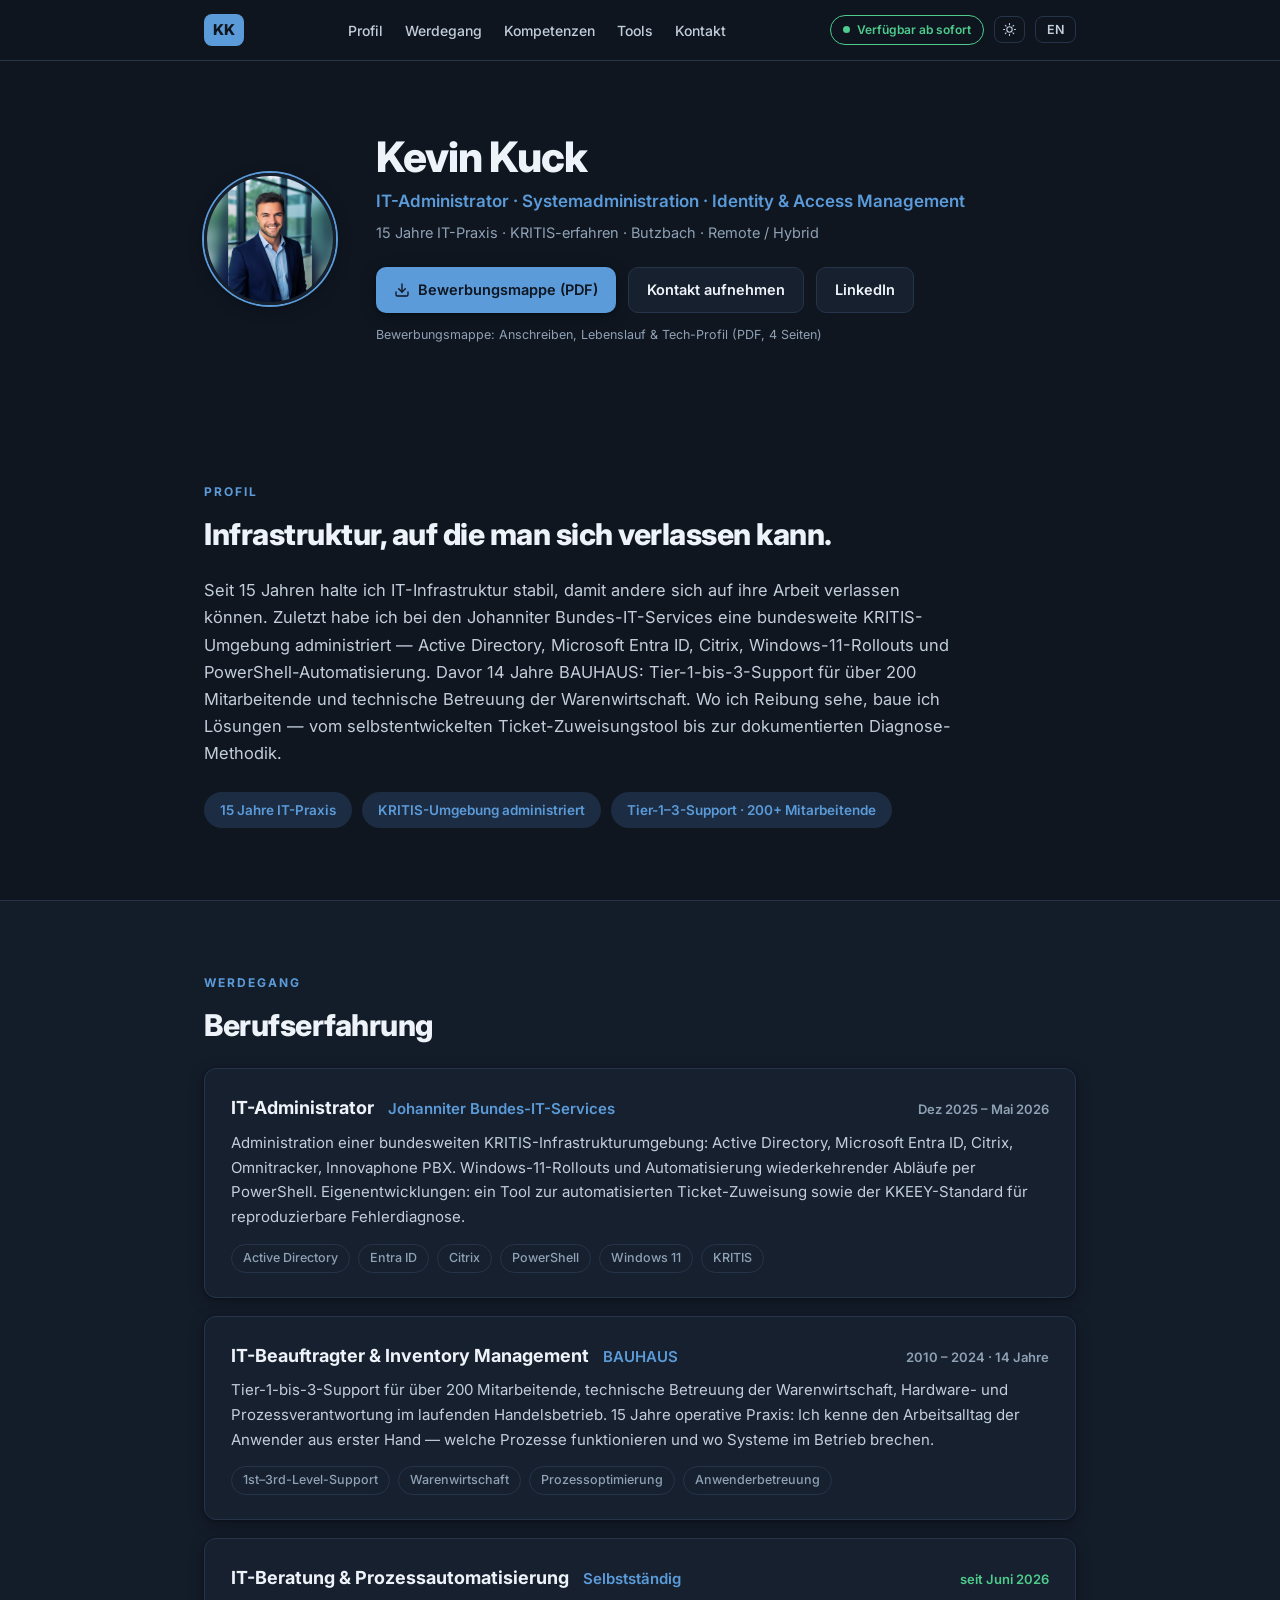
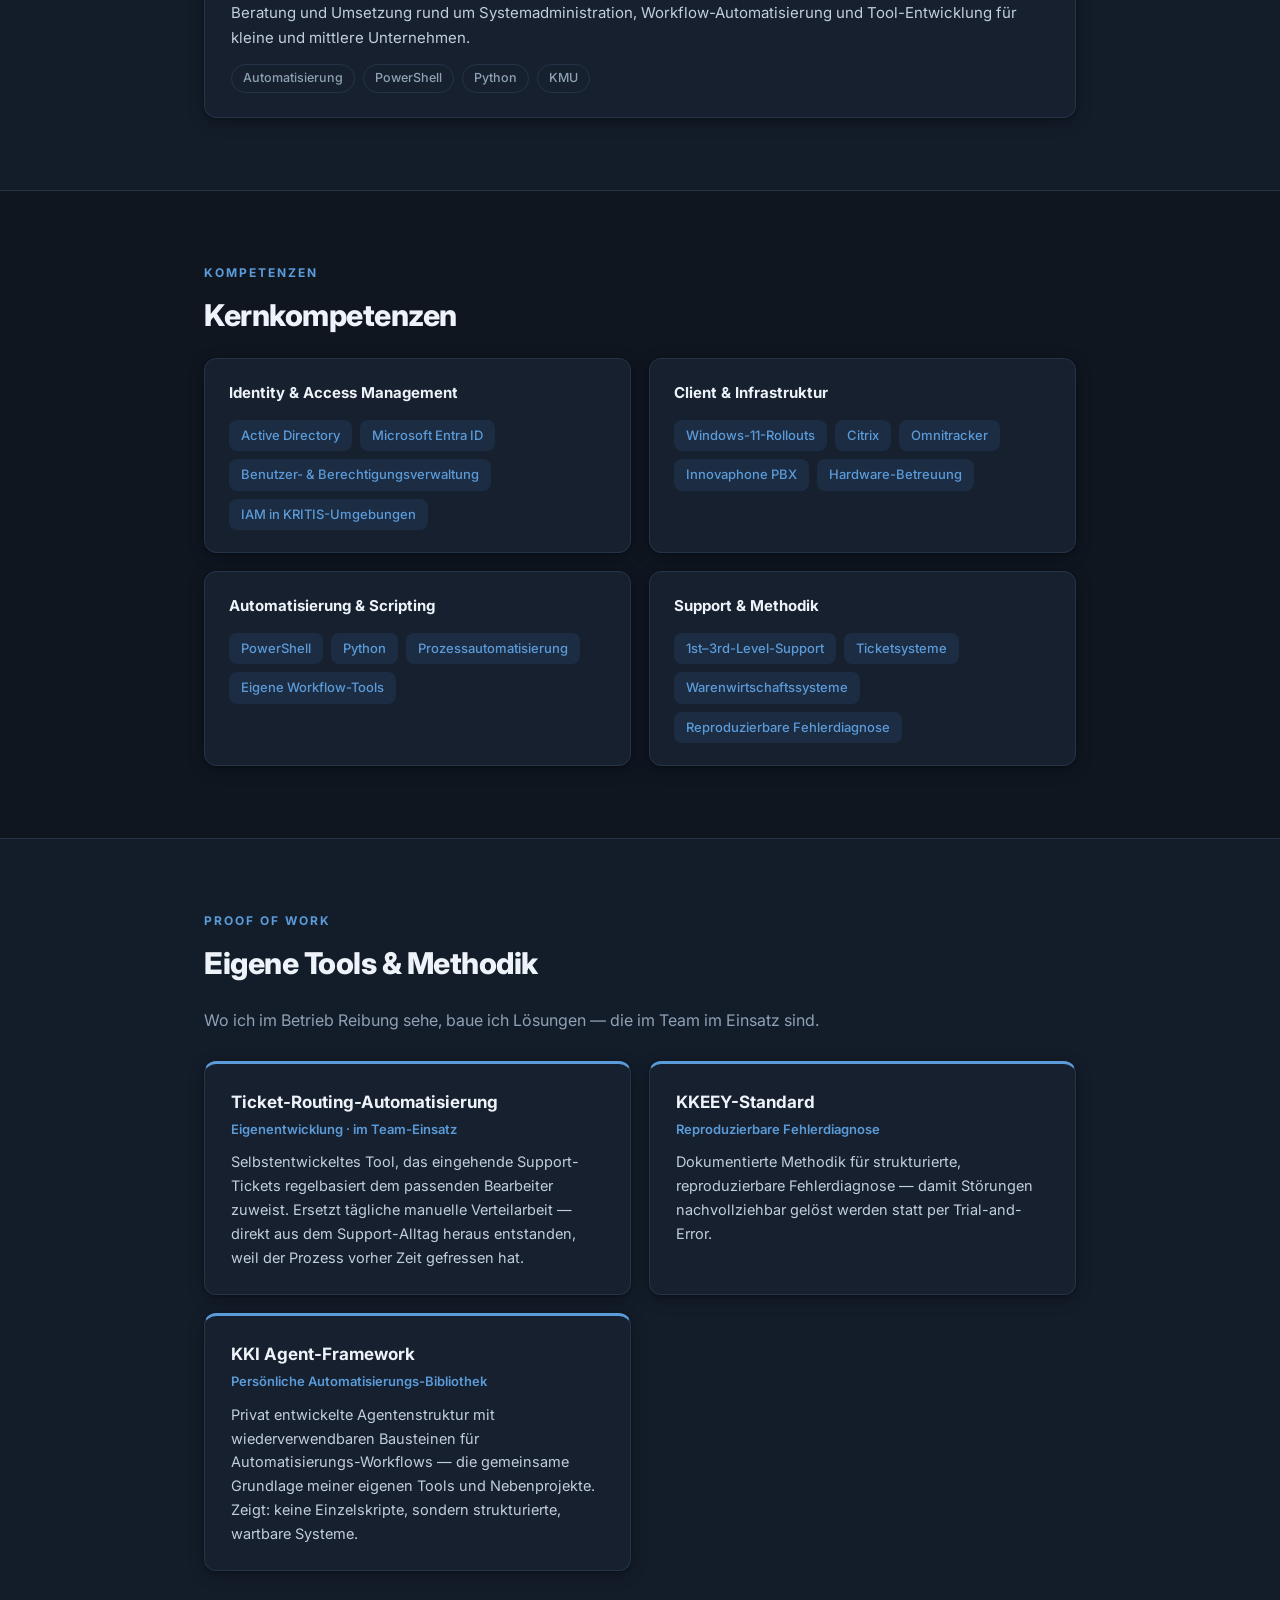
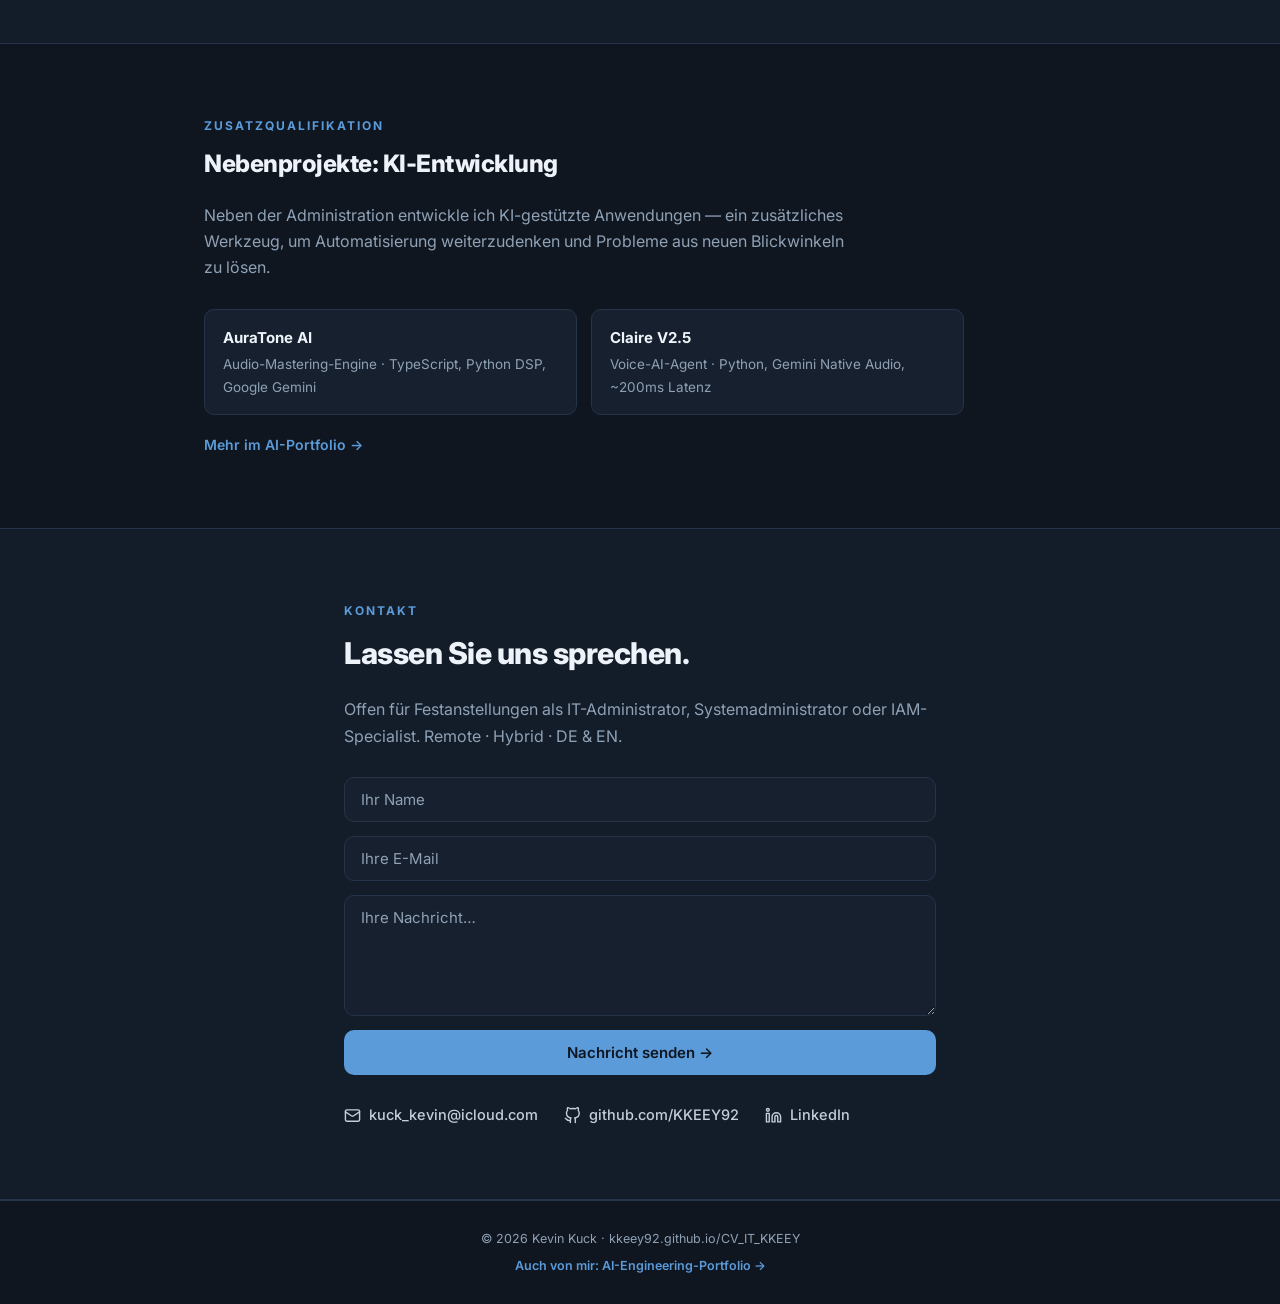
<file: CV_IT_KKEEY/index.html>
<!DOCTYPE html>
<html lang="de" data-theme="light">
<head>
  <meta charset="UTF-8">
  <meta name="viewport" content="width=device-width, initial-scale=1.0">
  <title>Kevin Kuck — IT-Administrator | IAM · Active Directory · Systemadministration | Butzbach / Remote</title>
  <meta name="description" content="Kevin Kuck — IT-Administrator und Systemadministrator mit 15 Jahren Praxis. Identity & Access Management (Active Directory, Microsoft Entra ID), Citrix, Windows-11-Rollouts, PowerShell-Automatisierung, KRITIS-Erfahrung. Butzbach · Remote · Hybrid.">
  <meta name="theme-color" content="#f7f9fb">
  <link rel="canonical" href="https://kkeey92.github.io/CV_IT_KKEEY/">
  <link rel="icon" href="data:image/svg+xml,%3Csvg xmlns='http://www.w3.org/2000/svg' viewBox='0 0 64 64'%3E%3Crect width='64' height='64' rx='14' fill='%231a5fa8'/%3E%3Ctext x='32' y='43' font-family='system-ui,sans-serif' font-size='28' font-weight='700' fill='%23ffffff' text-anchor='middle'%3EKK%3C/text%3E%3C/svg%3E">
  <!-- Open Graph / Social Sharing -->
  <meta property="og:title" content="Kevin Kuck — IT-Administrator | IAM · Active Directory · Systemadministration">
  <meta property="og:description" content="15 Jahre IT-Praxis. Active Directory, Microsoft Entra ID, Citrix, PowerShell, KRITIS-Erfahrung. Verfügbar ab sofort — Remote / Hybrid.">
  <meta property="og:image" content="https://kkeey92.github.io/CV_IT_KKEEY/assets/avatar.jpg">
  <meta property="og:url" content="https://kkeey92.github.io/CV_IT_KKEEY/">
  <meta property="og:type" content="website">
  <meta property="og:locale" content="de_DE">
  <meta property="og:locale:alternate" content="en_US">
  <meta name="twitter:card" content="summary_large_image">
  <link rel="preconnect" href="https://fonts.googleapis.com">
  <link rel="preconnect" href="https://fonts.gstatic.com" crossorigin>
  <link rel="stylesheet" href="https://fonts.googleapis.com/css2?family=Inter:wght@400;500;600;700;800&display=swap">
  <link rel="stylesheet" href="css/style.css">
  <script type="application/ld+json">
  {
    "@context": "https://schema.org",
    "@type": "Person",
    "name": "Kevin Kuck",
    "jobTitle": "IT-Administrator & Systemadministrator",
    "url": "https://kkeey92.github.io/CV_IT_KKEEY/",
    "email": "kuck_kevin@icloud.com",
    "address": { "@type": "PostalAddress", "addressLocality": "Butzbach", "addressCountry": "DE" },
    "knowsAbout": ["Identity & Access Management", "Active Directory", "Microsoft Entra ID", "Citrix", "Windows 11", "PowerShell", "KRITIS-Infrastruktur", "1st/2nd/3rd Level Support", "Omnitracker", "Innovaphone", "Prozessautomatisierung"],
    "sameAs": ["https://github.com/KKEEY92", "https://www.linkedin.com/in/kevin-kuck-it/"]
  }
  </script>
</head>
<body>

<!-- NAV -->
<nav class="nav">
  <div class="nav-inner">
    <span class="nav-logo">KK</span>
    <ul class="nav-links" id="navLinks">
      <li><a href="#profil" id="navProfile">Profil</a></li>
      <li><a href="#werdegang" id="navCareer">Werdegang</a></li>
      <li><a href="#kompetenzen" id="navSkills">Kompetenzen</a></li>
      <li><a href="#tools" id="navTools">Tools</a></li>
      <li><a href="#kontakt" id="navContact">Kontakt</a></li>
    </ul>
    <div class="nav-controls">
      <div class="available-badge">
        <span class="available-dot"></span>
        <span id="availableText">Verfügbar ab sofort</span>
      </div>
      <button class="nav-btn nav-btn-icon" id="darkToggle" aria-label="Theme"></button>
      <button class="nav-btn" id="langToggle" aria-label="Sprache wechseln / Switch language">EN</button>
      <button class="hamburger" id="hamburger" aria-label="Menü" aria-expanded="false" aria-controls="navLinks">☰</button>
    </div>
  </div>
</nav>

<!-- HERO -->
<header class="hero">
  <div class="hero-inner">
    <div class="hero-avatar">
      <img src="assets/avatar.jpg" alt="Kevin Kuck" width="800" height="800" decoding="async" fetchpriority="high">
    </div>
    <div class="hero-text">
      <h1 class="hero-name">Kevin Kuck</h1>
      <p class="hero-role" id="heroRole">IT-Administrator · Systemadministration · Identity &amp; Access Management</p>
      <p class="hero-meta" id="heroMeta">15 Jahre IT-Praxis · KRITIS-erfahren · Butzbach · Remote / Hybrid</p>
      <div class="hero-ctas">
        <a href="assets/Kevin_Kuck_Bewerbungsmappe_IT.pdf" download class="btn btn-primary" id="heroCta1">
          <svg viewBox="0 0 24 24" fill="none" stroke="currentColor" stroke-width="2" stroke-linecap="round" stroke-linejoin="round" aria-hidden="true" focusable="false"><path d="M21 15v4a2 2 0 0 1-2 2H5a2 2 0 0 1-2-2v-4"/><polyline points="7 10 12 15 17 10"/><line x1="12" y1="15" x2="12" y2="3"/></svg>
          <span id="heroCta1Label">Bewerbungsmappe (PDF)</span>
        </a>
        <a href="#kontakt" class="btn btn-outline" id="heroCta2">Kontakt aufnehmen</a>
        <a href="https://www.linkedin.com/in/kevin-kuck-it/" target="_blank" rel="noopener" class="btn btn-outline">LinkedIn</a>
      </div>
      <p class="hero-note" id="downloadNote">Bewerbungsmappe: Anschreiben, Lebenslauf &amp; Tech-Profil (PDF, 4 Seiten)</p>
    </div>
  </div>
</header>

<main>
  <!-- PROFIL -->
  <section id="profil">
    <div class="container">
      <p class="section-label" id="profileLabel">Profil</p>
      <h2 class="section-title" id="profileTitle">Infrastruktur, auf die man sich verlassen kann.</h2>
      <p class="profile-text" id="profileText"></p>
      <div class="fact-chips" id="factChips"></div>
    </div>
  </section>

  <!-- WERDEGANG -->
  <section id="werdegang" class="section-alt">
    <div class="container">
      <p class="section-label" id="careerLabel">Werdegang</p>
      <h2 class="section-title" id="careerTitle">Berufserfahrung</h2>
      <div class="career-list" id="careerContainer"></div>
    </div>
  </section>

  <!-- KOMPETENZEN -->
  <section id="kompetenzen">
    <div class="container">
      <p class="section-label" id="skillsLabel">Kompetenzen</p>
      <h2 class="section-title" id="skillsTitle">Kernkompetenzen</h2>
      <div class="skills-grid" id="skillsContainer"></div>
    </div>
  </section>

  <!-- TOOLS -->
  <section id="tools" class="section-alt">
    <div class="container">
      <p class="section-label" id="toolsLabel">Proof of Work</p>
      <h2 class="section-title" id="toolsTitle">Eigene Tools &amp; Methodik</h2>
      <p class="section-sub" id="toolsSub"></p>
      <div class="tools-grid" id="toolsContainer"></div>
    </div>
  </section>

  <!-- NEBENPROJEKTE -->
  <section id="nebenprojekte">
    <div class="container">
      <p class="section-label" id="sideLabel">Zusatzqualifikation</p>
      <h2 class="section-title" id="sideTitle">Nebenprojekte: KI-Entwicklung</h2>
      <p class="section-sub" id="sideText"></p>
      <div class="side-row" id="sideContainer"></div>
      <p class="side-more"><a href="https://kkeey92.github.io/CV_KKEEY/" id="sideMore" target="_blank" rel="noopener">Mehr im AI-Portfolio →</a></p>
    </div>
  </section>

  <!-- KONTAKT -->
  <section id="kontakt" class="section-alt">
    <div class="container contact-inner">
      <p class="section-label" id="contactLabel">Kontakt</p>
      <h2 class="section-title" id="contactTitle">Lassen Sie uns sprechen.</h2>
      <p class="section-sub" id="contactDesc"></p>
      <!-- Web3Forms → sendet an kuck_kevin@icloud.com -->
      <form class="contact-form" id="contactForm" action="https://api.web3forms.com/submit" method="POST">
        <input type="hidden" name="access_key" value="ee6d8111-b3db-4684-8460-4d57384ff3fc">
        <input type="hidden" name="subject" value="Kontaktanfrage — Kevin Kuck IT-Profil">
        <input type="hidden" name="redirect" value="false">
        <input type="text" name="name" required class="contact-input" id="formName" placeholder="Ihr Name">
        <input type="email" name="email" required class="contact-input" id="formEmail" placeholder="Ihre E-Mail">
        <textarea name="message" required class="contact-input" id="formMsg" rows="5" placeholder="Ihre Nachricht…"></textarea>
        <button type="submit" class="contact-submit" id="formSubmit">Nachricht senden →</button>
        <p class="contact-sent" id="formSent" role="status">✓ Nachricht gesendet — ich melde mich.</p>
      </form>
      <div class="contact-links">
        <a href="mailto:kuck_kevin@icloud.com">
          <svg viewBox="0 0 24 24" fill="none" stroke="currentColor" stroke-width="2" stroke-linecap="round" stroke-linejoin="round" aria-hidden="true" focusable="false"><rect width="20" height="16" x="2" y="4" rx="2"/><path d="m22 7-8.97 5.7a1.94 1.94 0 0 1-2.06 0L2 7"/></svg>
          kuck_kevin@icloud.com
        </a>
        <a href="https://github.com/KKEEY92" target="_blank" rel="noopener">
          <svg viewBox="0 0 24 24" fill="none" stroke="currentColor" stroke-width="2" stroke-linecap="round" stroke-linejoin="round" aria-hidden="true" focusable="false"><path d="M9 19c-5 1.5-5-2.5-7-3m14 6v-3.87a3.37 3.37 0 0 0-.94-2.61c3.14-.35 6.44-1.54 6.44-7A5.44 5.44 0 0 0 20 4.77 5.07 5.07 0 0 0 19.91 1S18.73.65 16 2.48a13.38 13.38 0 0 0-7 0C6.27.65 5.09 1 5.09 1A5.07 5.07 0 0 0 5 4.77a5.44 5.44 0 0 0-1.5 3.78c0 5.42 3.3 6.61 6.44 7A3.37 3.37 0 0 0 9 18.13V22"/></svg>
          github.com/KKEEY92
        </a>
        <a href="https://www.linkedin.com/in/kevin-kuck-it/" target="_blank" rel="noopener">
          <svg viewBox="0 0 24 24" fill="none" stroke="currentColor" stroke-width="2" stroke-linecap="round" stroke-linejoin="round" aria-hidden="true" focusable="false"><path d="M16 8a6 6 0 0 1 6 6v7h-4v-7a2 2 0 0 0-2-2 2 2 0 0 0-2 2v7h-4v-7a6 6 0 0 1 6-6z"/><rect width="4" height="12" x="2" y="9"/><circle cx="4" cy="4" r="2"/></svg>
          LinkedIn
        </a>
      </div>
    </div>
  </section>
</main>

<footer class="footer">
  <p>&copy; 2026 Kevin Kuck · kkeey92.github.io/CV_IT_KKEEY</p>
  <p class="footer-cross"><a href="https://kkeey92.github.io/CV_KKEEY/" id="footerCross">Auch von mir: AI-Engineering-Portfolio →</a></p>
</footer>

<script src="js/data.js"></script>
<script src="js/main.js"></script>
</body>
</html>
</file>
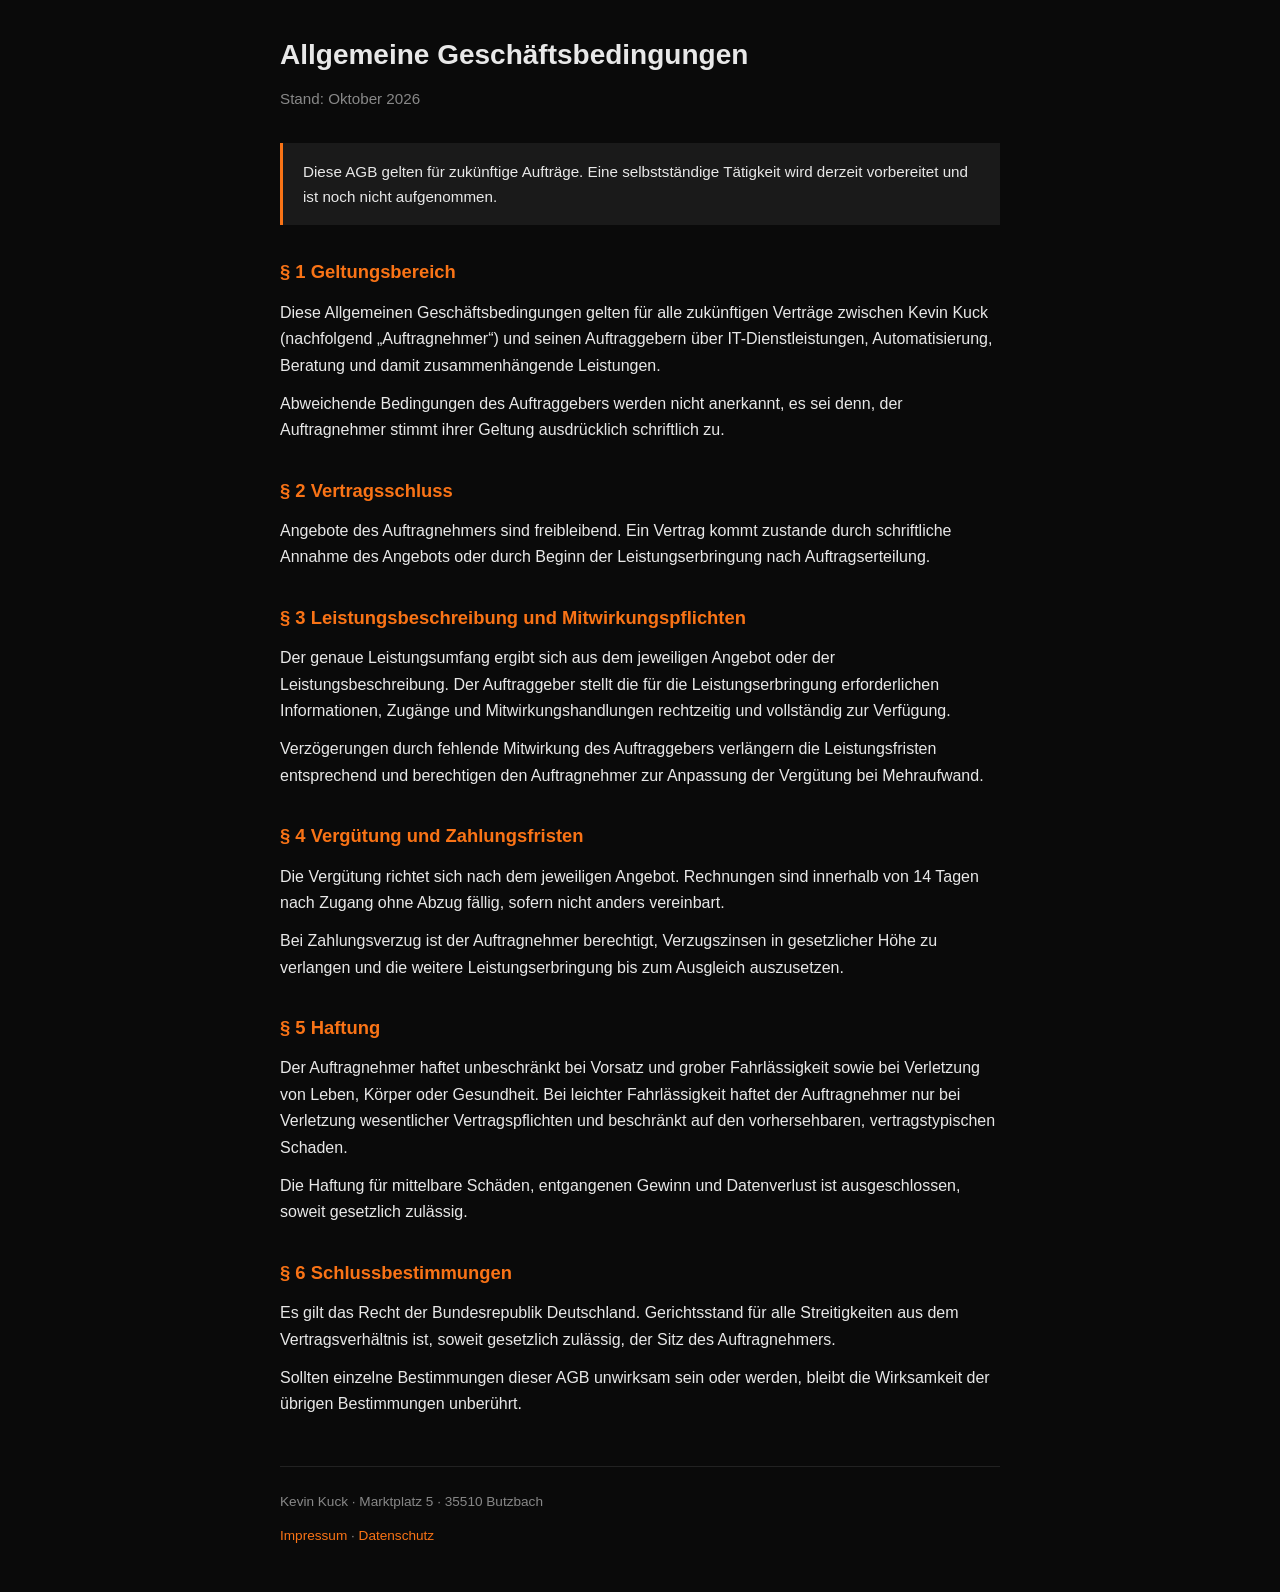
<file: agb.html>
<!DOCTYPE html>
<html lang="de">
<head>
<meta charset="UTF-8">
<meta name="viewport" content="width=device-width, initial-scale=1.0">
<title>AGB | Kevin Kuck</title>
<style>
  :root {
    --bg: #0a0a0a;
    --text: #e8e8e8;
    --muted: #888;
    --accent: #f97316;
    --border: #222;
  }
  * { box-sizing: border-box; margin: 0; padding: 0; }
  body {
    font-family: -apple-system, BlinkMacSystemFont, "Segoe UI", Roboto, sans-serif;
    background: var(--bg);
    color: var(--text);
    line-height: 1.65;
    padding: 2rem 1rem;
  }
  .container { max-width: 720px; margin: 0 auto; }
  h1 { font-size: 1.75rem; margin-bottom: 0.5rem; }
  .subtitle { color: var(--muted); margin-bottom: 2rem; font-size: 0.95rem; }
  h2 { font-size: 1.15rem; margin: 2rem 0 0.75rem; color: var(--accent); }
  p, li { margin-bottom: 0.75rem; }
  ul { padding-left: 1.25rem; }
  .notice {
    background: #1a1a1a;
    border-left: 3px solid var(--accent);
    padding: 1rem 1.25rem;
    margin: 1.5rem 0;
    font-size: 0.95rem;
  }
  footer {
    margin-top: 3rem;
    padding-top: 1.5rem;
    border-top: 1px solid var(--border);
    font-size: 0.85rem;
    color: var(--muted);
  }
  a { color: var(--accent); text-decoration: none; }
  a:hover { text-decoration: underline; }
</style>
</head>
<body>
<div class="container">
  <h1>Allgemeine Geschäftsbedingungen</h1>
  <p class="subtitle">Stand: Oktober 2026</p>

  <div class="notice">
    Diese AGB gelten für zukünftige Aufträge. Eine selbstständige Tätigkeit wird derzeit vorbereitet und ist noch nicht aufgenommen.
  </div>

  <h2>§ 1 Geltungsbereich</h2>
  <p>Diese Allgemeinen Geschäftsbedingungen gelten für alle zukünftigen Verträge zwischen Kevin Kuck (nachfolgend „Auftragnehmer“) und seinen Auftraggebern über IT-Dienstleistungen, Automatisierung, Beratung und damit zusammenhängende Leistungen.</p>
  <p>Abweichende Bedingungen des Auftraggebers werden nicht anerkannt, es sei denn, der Auftragnehmer stimmt ihrer Geltung ausdrücklich schriftlich zu.</p>

  <h2>§ 2 Vertragsschluss</h2>
  <p>Angebote des Auftragnehmers sind freibleibend. Ein Vertrag kommt zustande durch schriftliche Annahme des Angebots oder durch Beginn der Leistungserbringung nach Auftragserteilung.</p>

  <h2>§ 3 Leistungsbeschreibung und Mitwirkungspflichten</h2>
  <p>Der genaue Leistungsumfang ergibt sich aus dem jeweiligen Angebot oder der Leistungsbeschreibung. Der Auftraggeber stellt die für die Leistungserbringung erforderlichen Informationen, Zugänge und Mitwirkungshandlungen rechtzeitig und vollständig zur Verfügung.</p>
  <p>Verzögerungen durch fehlende Mitwirkung des Auftraggebers verlängern die Leistungsfristen entsprechend und berechtigen den Auftragnehmer zur Anpassung der Vergütung bei Mehraufwand.</p>

  <h2>§ 4 Vergütung und Zahlungsfristen</h2>
  <p>Die Vergütung richtet sich nach dem jeweiligen Angebot. Rechnungen sind innerhalb von 14 Tagen nach Zugang ohne Abzug fällig, sofern nicht anders vereinbart.</p>
  <p>Bei Zahlungsverzug ist der Auftragnehmer berechtigt, Verzugszinsen in gesetzlicher Höhe zu verlangen und die weitere Leistungserbringung bis zum Ausgleich auszusetzen.</p>

  <h2>§ 5 Haftung</h2>
  <p>Der Auftragnehmer haftet unbeschränkt bei Vorsatz und grober Fahrlässigkeit sowie bei Verletzung von Leben, Körper oder Gesundheit. Bei leichter Fahrlässigkeit haftet der Auftragnehmer nur bei Verletzung wesentlicher Vertragspflichten und beschränkt auf den vorhersehbaren, vertragstypischen Schaden.</p>
  <p>Die Haftung für mittelbare Schäden, entgangenen Gewinn und Datenverlust ist ausgeschlossen, soweit gesetzlich zulässig.</p>

  <h2>§ 6 Schlussbestimmungen</h2>
  <p>Es gilt das Recht der Bundesrepublik Deutschland. Gerichtsstand für alle Streitigkeiten aus dem Vertragsverhältnis ist, soweit gesetzlich zulässig, der Sitz des Auftragnehmers.</p>
  <p>Sollten einzelne Bestimmungen dieser AGB unwirksam sein oder werden, bleibt die Wirksamkeit der übrigen Bestimmungen unberührt.</p>

  <footer>
    <p>Kevin Kuck · Marktplatz 5 · 35510 Butzbach</p>
    <p><a href="/impressum">Impressum</a> · <a href="/datenschutz">Datenschutz</a></p>
  </footer>
</div>
</body>
</html>
</file>
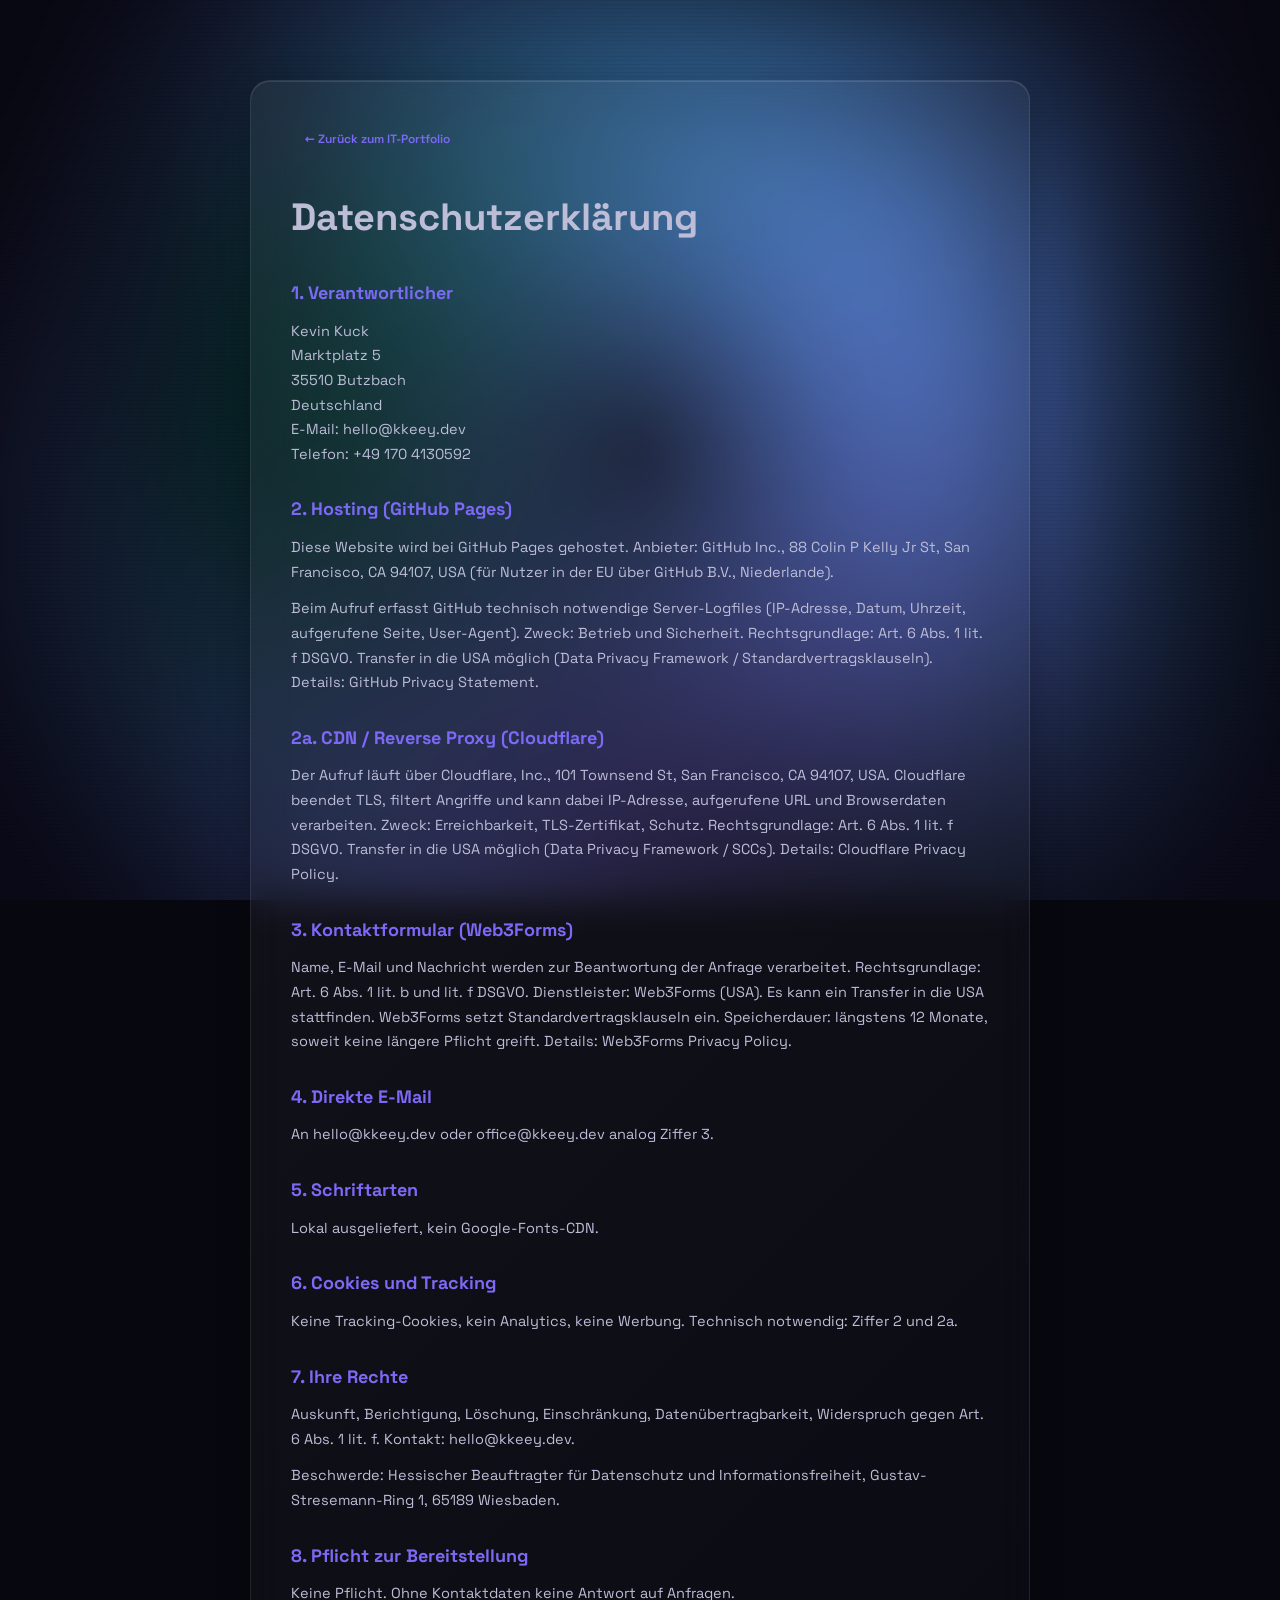
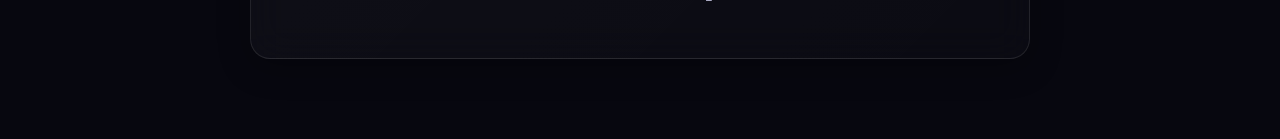
<file: datenschutz.html>
<!DOCTYPE html>
<html lang="de" data-theme="dark">
<head>
  <meta charset="UTF-8">
  <meta name="viewport" content="width=device-width, initial-scale=1.0">
  <title>Datenschutzerklärung | Kevin Kuck — IT Systems</title>
  <meta name="robots" content="noindex, nofollow">
  <link rel="stylesheet" href="css/fonts.css?v=20261007b">
  <link rel="stylesheet" href="css/style.css?v=20261007b">
  <style>
    .legal-page-wrapper { min-height:100vh; display:flex; flex-direction:column; justify-content:center; padding:80px 24px; position:relative; z-index:2; }
    .legal-card { max-width:780px; margin:0 auto; padding:40px; background:var(--kk-card); border:1px solid var(--kk-border); border-radius:20px; -webkit-backdrop-filter:blur(18px); backdrop-filter:blur(18px); box-shadow:inset 0 1px 0 var(--kk-inset), 0 8px 32px var(--kk-shadow); }
    .legal-card h1 { font-size:clamp(28px,4vw,38px); font-weight:800; margin-bottom:24px; }
    .legal-card h2 { font-size:18px; font-weight:700; color:var(--accent-1); margin-top:28px; margin-bottom:10px; }
    .legal-card p { color:var(--kk-text); line-height:1.7; margin-bottom:12px; font-size:14.5px; }
    .back-btn { display:inline-flex; align-items:center; gap:8px; margin-bottom:28px; font-size:12px; font-weight:600; color:var(--accent-1); padding:8px 14px; text-decoration:none; }
  </style>
</head>
<body>
  <canvas id="lo-bg" aria-hidden="true"></canvas>
  <div class="scanlines" aria-hidden="true"></div>
  <div class="legal-page-wrapper">
    <div class="legal-card">
      <a href="index.html" class="back-btn">← Zurück zum IT-Portfolio</a>
      <h1>Datenschutzerklärung</h1>
      <h2>1. Verantwortlicher</h2>
      <p>Kevin Kuck<br>Marktplatz 5<br>35510 Butzbach<br>Deutschland<br>E-Mail: <a href="mailto:hello@kkeey.dev">hello@kkeey.dev</a><br>Telefon: +49 170 4130592</p>
      <h2>2. Hosting (GitHub Pages)</h2>
      <p>Diese Website wird bei GitHub Pages gehostet. Anbieter: GitHub Inc., 88 Colin P Kelly Jr St, San Francisco, CA 94107, USA (für Nutzer in der EU über GitHub B.V., Niederlande).</p>
      <p>Beim Aufruf erfasst GitHub technisch notwendige Server-Logfiles (IP-Adresse, Datum, Uhrzeit, aufgerufene Seite, User-Agent). Zweck: Betrieb und Sicherheit. Rechtsgrundlage: Art. 6 Abs. 1 lit. f DSGVO. Transfer in die USA möglich (Data Privacy Framework / Standardvertragsklauseln). Details: <a href="https://docs.github.com/de/site-policy/privacy-policies/github-privacy-statement" target="_blank" rel="noopener">GitHub Privacy Statement</a>.</p>
      <h2>2a. CDN / Reverse Proxy (Cloudflare)</h2>
      <p>Der Aufruf läuft über Cloudflare, Inc., 101 Townsend St, San Francisco, CA 94107, USA. Cloudflare beendet TLS, filtert Angriffe und kann dabei IP-Adresse, aufgerufene URL und Browserdaten verarbeiten. Zweck: Erreichbarkeit, TLS-Zertifikat, Schutz. Rechtsgrundlage: Art. 6 Abs. 1 lit. f DSGVO. Transfer in die USA möglich (Data Privacy Framework / SCCs). Details: <a href="https://www.cloudflare.com/privacypolicy/" target="_blank" rel="noopener">Cloudflare Privacy Policy</a>.</p>
      <h2>3. Kontaktformular (Web3Forms)</h2>
      <p>Name, E-Mail und Nachricht werden zur Beantwortung der Anfrage verarbeitet. Rechtsgrundlage: Art. 6 Abs. 1 lit. b und lit. f DSGVO. Dienstleister: Web3Forms (USA). Es kann ein Transfer in die USA stattfinden. Web3Forms setzt Standardvertragsklauseln ein. Speicherdauer: längstens 12 Monate, soweit keine längere Pflicht greift. Details: <a href="https://web3forms.com/privacy" target="_blank" rel="noopener">Web3Forms Privacy Policy</a>.</p>
      <h2>4. Direkte E-Mail</h2>
      <p>An hello@kkeey.dev oder office@kkeey.dev analog Ziffer 3.</p>
      <h2>5. Schriftarten</h2>
      <p>Lokal ausgeliefert, kein Google-Fonts-CDN.</p>
      <h2>6. Cookies und Tracking</h2>
      <p>Keine Tracking-Cookies, kein Analytics, keine Werbung. Technisch notwendig: Ziffer 2 und 2a.</p>
      <h2>7. Ihre Rechte</h2>
      <p>Auskunft, Berichtigung, Löschung, Einschränkung, Datenübertragbarkeit, Widerspruch gegen Art. 6 Abs. 1 lit. f. Kontakt: <a href="mailto:hello@kkeey.dev">hello@kkeey.dev</a>.</p>
      <p>Beschwerde: Hessischer Beauftragter für Datenschutz und Informationsfreiheit, Gustav-Stresemann-Ring 1, 65189 Wiesbaden.</p>
      <h2>8. Pflicht zur Bereitstellung</h2>
      <p>Keine Pflicht. Ohne Kontaktdaten keine Antwort auf Anfragen.</p>
    </div>
  </div>
  <script src="js/data.js?v=20261007b" defer></script>
  <script src="js/main.js?v=20261007b" defer></script>
</body>
</html>
</file>
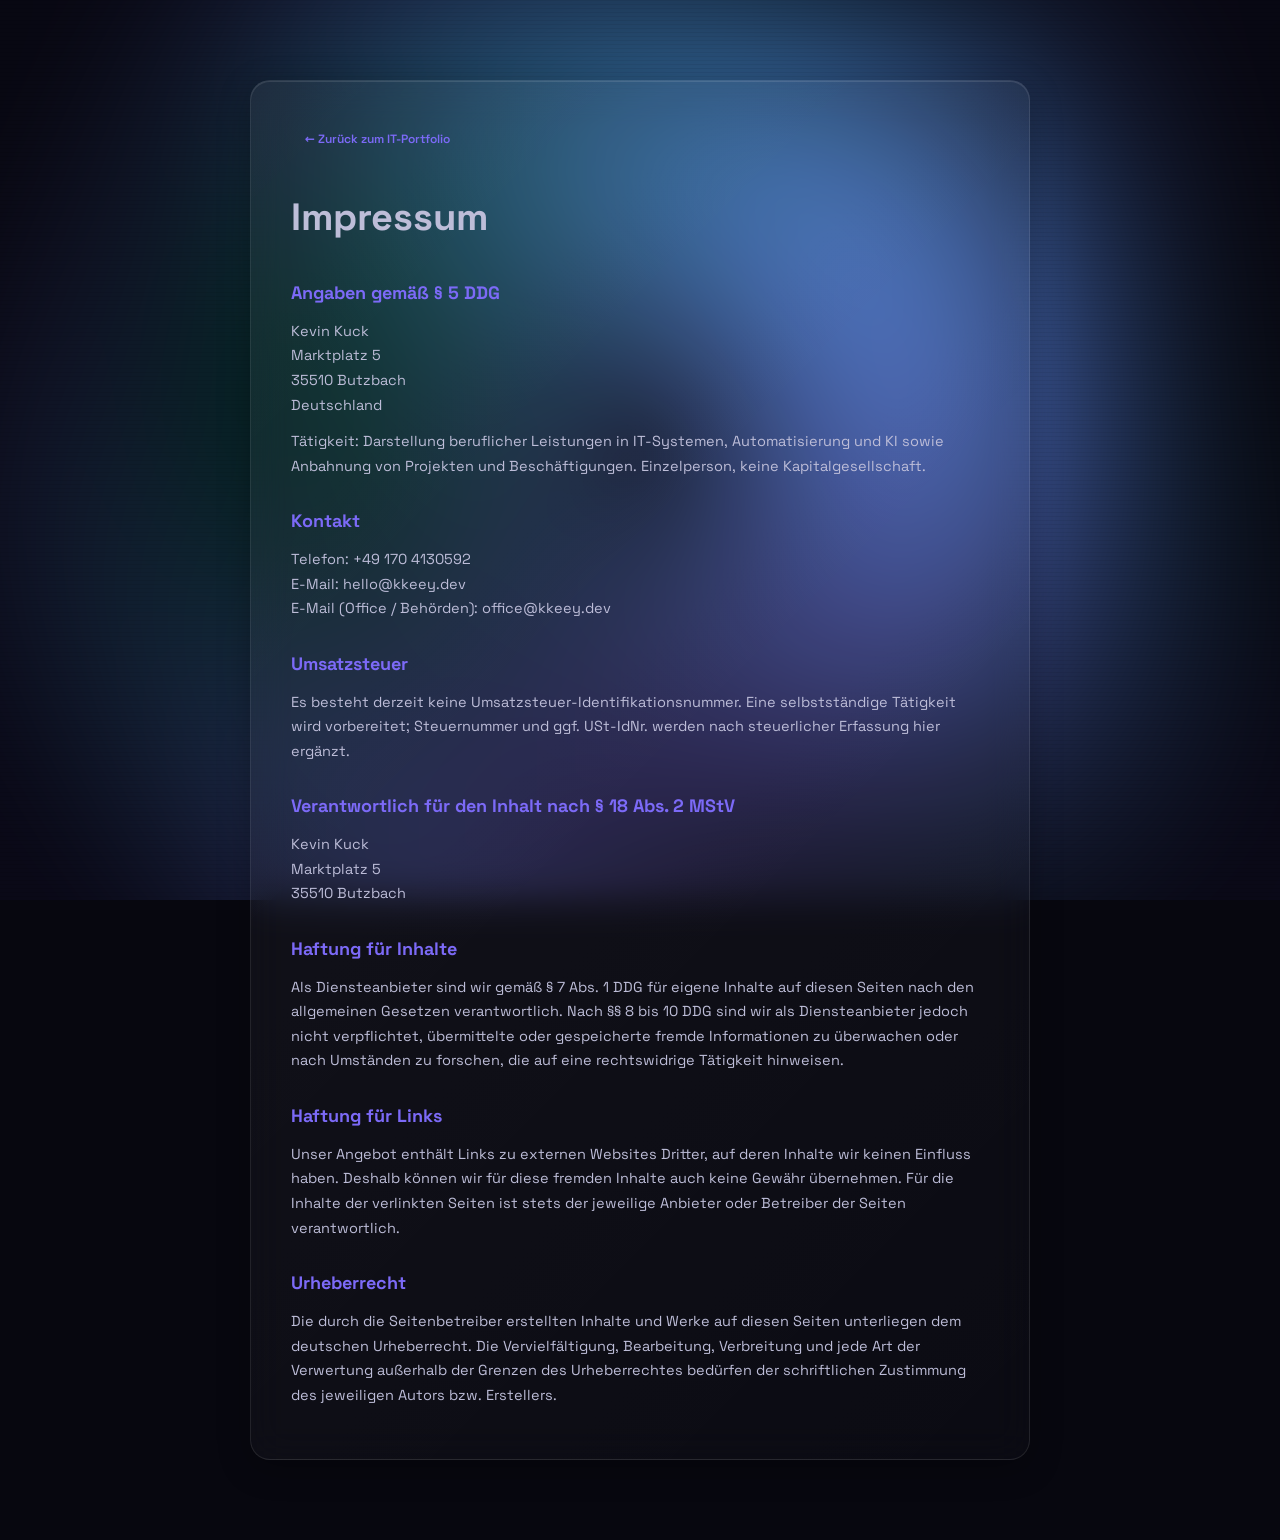
<file: impressum.html>
<!DOCTYPE html>
<html lang="de" data-theme="dark">
<head>
  <meta charset="UTF-8">
  <meta name="viewport" content="width=device-width, initial-scale=1.0">
  <title>Impressum | Kevin Kuck — IT Systems</title>
  <meta name="robots" content="noindex, nofollow">
  <link rel="stylesheet" href="css/fonts.css?v=20261007b">
  <link rel="stylesheet" href="css/style.css?v=20261007b">
  <style>
    .legal-page-wrapper { min-height:100vh; display:flex; flex-direction:column; justify-content:center; padding:80px 24px; position:relative; z-index:2; }
    .legal-card { max-width:780px; margin:0 auto; padding:40px; background:var(--kk-card); border:1px solid var(--kk-border); border-radius:20px; -webkit-backdrop-filter:blur(18px); backdrop-filter:blur(18px); box-shadow:inset 0 1px 0 var(--kk-inset), 0 8px 32px var(--kk-shadow); }
    .legal-card h1 { font-size:clamp(28px,4vw,38px); font-weight:800; margin-bottom:24px; }
    .legal-card h2 { font-size:18px; font-weight:700; color:var(--accent-1); margin-top:28px; margin-bottom:10px; }
    .legal-card p { color:var(--kk-text); line-height:1.7; margin-bottom:12px; font-size:14.5px; }
    .back-btn { display:inline-flex; align-items:center; gap:8px; margin-bottom:28px; font-size:12px; font-weight:600; color:var(--accent-1); padding:8px 14px; text-decoration:none; }
  </style>
</head>
<body>
  <canvas id="lo-bg" aria-hidden="true"></canvas>
  <div class="scanlines" aria-hidden="true"></div>
  <div class="legal-page-wrapper">
    <div class="legal-card">
      <a href="index.html" class="back-btn">← Zurück zum IT-Portfolio</a>
      <h1>Impressum</h1>
      <h2>Angaben gemäß § 5 DDG</h2>
      <p>Kevin Kuck<br>Marktplatz 5<br>35510 Butzbach<br>Deutschland</p>
      <p>Tätigkeit: Darstellung beruflicher Leistungen in IT-Systemen, Automatisierung und KI sowie Anbahnung von Projekten und Beschäftigungen. Einzelperson, keine Kapitalgesellschaft.</p>
      <h2>Kontakt</h2>
      <p>Telefon: +49 170 4130592<br>E-Mail: <a href="mailto:hello@kkeey.dev">hello@kkeey.dev</a><br>E-Mail (Office / Behörden): <a href="mailto:office@kkeey.dev">office@kkeey.dev</a></p>
      <h2>Umsatzsteuer</h2>
      <p>Es besteht derzeit keine Umsatzsteuer-Identifikationsnummer. Eine selbstständige Tätigkeit wird vorbereitet; Steuernummer und ggf. USt-IdNr. werden nach steuerlicher Erfassung hier ergänzt.</p>
      <h2>Verantwortlich für den Inhalt nach § 18 Abs. 2 MStV</h2>
      <p>Kevin Kuck<br>Marktplatz 5<br>35510 Butzbach</p>
      <h2>Haftung für Inhalte</h2>
      <p>Als Diensteanbieter sind wir gemäß § 7 Abs. 1 DDG für eigene Inhalte auf diesen Seiten nach den allgemeinen Gesetzen verantwortlich. Nach §§ 8 bis 10 DDG sind wir als Diensteanbieter jedoch nicht verpflichtet, übermittelte oder gespeicherte fremde Informationen zu überwachen oder nach Umständen zu forschen, die auf eine rechtswidrige Tätigkeit hinweisen.</p>
      <h2>Haftung für Links</h2>
      <p>Unser Angebot enthält Links zu externen Websites Dritter, auf deren Inhalte wir keinen Einfluss haben. Deshalb können wir für diese fremden Inhalte auch keine Gewähr übernehmen. Für die Inhalte der verlinkten Seiten ist stets der jeweilige Anbieter oder Betreiber der Seiten verantwortlich.</p>
      <h2>Urheberrecht</h2>
      <p>Die durch die Seitenbetreiber erstellten Inhalte und Werke auf diesen Seiten unterliegen dem deutschen Urheberrecht. Die Vervielfältigung, Bearbeitung, Verbreitung und jede Art der Verwertung außerhalb der Grenzen des Urheberrechtes bedürfen der schriftlichen Zustimmung des jeweiligen Autors bzw. Erstellers.</p>
    </div>
  </div>
  <script src="js/data.js?v=20261007b" defer></script>
  <script src="js/main.js?v=20261007b" defer></script>
</body>
</html>
</file>
<file: css/fonts.css>
/* cyrillic-ext */
@font-face {
  font-family: 'JetBrains Mono';
  font-style: normal;
  font-weight: 400;
  font-display: swap;
  src: url(../assets/fonts/tDbv2o-flEEny0FZhsfKu5WU4zr3E_BX0PnT8RD8yKwBNntkaToggR7BYRbKPx3cwhsk.woff2) format('woff2');
  unicode-range: U+0460-052F, U+1C80-1C8A, U+20B4, U+2DE0-2DFF, U+A640-A69F, U+FE2E-FE2F;
}
/* cyrillic */
@font-face {
  font-family: 'JetBrains Mono';
  font-style: normal;
  font-weight: 400;
  font-display: swap;
  src: url(../assets/fonts/tDbv2o-flEEny0FZhsfKu5WU4zr3E_BX0PnT8RD8yKwBNntkaToggR7BYRbKPxTcwhsk.woff2) format('woff2');
  unicode-range: U+0301, U+0400-045F, U+0490-0491, U+04B0-04B1, U+2116;
}
/* greek */
@font-face {
  font-family: 'JetBrains Mono';
  font-style: normal;
  font-weight: 400;
  font-display: swap;
  src: url(../assets/fonts/tDbv2o-flEEny0FZhsfKu5WU4zr3E_BX0PnT8RD8yKwBNntkaToggR7BYRbKPxPcwhsk.woff2) format('woff2');
  unicode-range: U+0370-0377, U+037A-037F, U+0384-038A, U+038C, U+038E-03A1, U+03A3-03FF;
}
/* vietnamese */
@font-face {
  font-family: 'JetBrains Mono';
  font-style: normal;
  font-weight: 400;
  font-display: swap;
  src: url(../assets/fonts/tDbv2o-flEEny0FZhsfKu5WU4zr3E_BX0PnT8RD8yKwBNntkaToggR7BYRbKPx_cwhsk.woff2) format('woff2');
  unicode-range: U+0102-0103, U+0110-0111, U+0128-0129, U+0168-0169, U+01A0-01A1, U+01AF-01B0, U+0300-0301, U+0303-0304, U+0308-0309, U+0323, U+0329, U+1EA0-1EF9, U+20AB;
}
/* latin-ext */
@font-face {
  font-family: 'JetBrains Mono';
  font-style: normal;
  font-weight: 400;
  font-display: swap;
  src: url(../assets/fonts/tDbv2o-flEEny0FZhsfKu5WU4zr3E_BX0PnT8RD8yKwBNntkaToggR7BYRbKPx7cwhsk.woff2) format('woff2');
  unicode-range: U+0100-02BA, U+02BD-02C5, U+02C7-02CC, U+02CE-02D7, U+02DD-02FF, U+0304, U+0308, U+0329, U+1D00-1DBF, U+1E00-1E9F, U+1EF2-1EFF, U+2020, U+20A0-20AB, U+20AD-20C0, U+2113, U+2C60-2C7F, U+A720-A7FF;
}
/* latin */
@font-face {
  font-family: 'JetBrains Mono';
  font-style: normal;
  font-weight: 400;
  font-display: swap;
  src: url(../assets/fonts/tDbv2o-flEEny0FZhsfKu5WU4zr3E_BX0PnT8RD8yKwBNntkaToggR7BYRbKPxDcwg.woff2) format('woff2');
  unicode-range: U+0000-00FF, U+0131, U+0152-0153, U+02BB-02BC, U+02C6, U+02DA, U+02DC, U+0304, U+0308, U+0329, U+2000-206F, U+20AC, U+2122, U+2191, U+2193, U+2212, U+2215, U+FEFF, U+FFFD;
}
/* cyrillic-ext */
@font-face {
  font-family: 'JetBrains Mono';
  font-style: normal;
  font-weight: 500;
  font-display: swap;
  src: url(../assets/fonts/tDbv2o-flEEny0FZhsfKu5WU4zr3E_BX0PnT8RD8yKwBNntkaToggR7BYRbKPx3cwhsk.woff2) format('woff2');
  unicode-range: U+0460-052F, U+1C80-1C8A, U+20B4, U+2DE0-2DFF, U+A640-A69F, U+FE2E-FE2F;
}
/* cyrillic */
@font-face {
  font-family: 'JetBrains Mono';
  font-style: normal;
  font-weight: 500;
  font-display: swap;
  src: url(../assets/fonts/tDbv2o-flEEny0FZhsfKu5WU4zr3E_BX0PnT8RD8yKwBNntkaToggR7BYRbKPxTcwhsk.woff2) format('woff2');
  unicode-range: U+0301, U+0400-045F, U+0490-0491, U+04B0-04B1, U+2116;
}
/* greek */
@font-face {
  font-family: 'JetBrains Mono';
  font-style: normal;
  font-weight: 500;
  font-display: swap;
  src: url(../assets/fonts/tDbv2o-flEEny0FZhsfKu5WU4zr3E_BX0PnT8RD8yKwBNntkaToggR7BYRbKPxPcwhsk.woff2) format('woff2');
  unicode-range: U+0370-0377, U+037A-037F, U+0384-038A, U+038C, U+038E-03A1, U+03A3-03FF;
}
/* vietnamese */
@font-face {
  font-family: 'JetBrains Mono';
  font-style: normal;
  font-weight: 500;
  font-display: swap;
  src: url(../assets/fonts/tDbv2o-flEEny0FZhsfKu5WU4zr3E_BX0PnT8RD8yKwBNntkaToggR7BYRbKPx_cwhsk.woff2) format('woff2');
  unicode-range: U+0102-0103, U+0110-0111, U+0128-0129, U+0168-0169, U+01A0-01A1, U+01AF-01B0, U+0300-0301, U+0303-0304, U+0308-0309, U+0323, U+0329, U+1EA0-1EF9, U+20AB;
}
/* latin-ext */
@font-face {
  font-family: 'JetBrains Mono';
  font-style: normal;
  font-weight: 500;
  font-display: swap;
  src: url(../assets/fonts/tDbv2o-flEEny0FZhsfKu5WU4zr3E_BX0PnT8RD8yKwBNntkaToggR7BYRbKPx7cwhsk.woff2) format('woff2');
  unicode-range: U+0100-02BA, U+02BD-02C5, U+02C7-02CC, U+02CE-02D7, U+02DD-02FF, U+0304, U+0308, U+0329, U+1D00-1DBF, U+1E00-1E9F, U+1EF2-1EFF, U+2020, U+20A0-20AB, U+20AD-20C0, U+2113, U+2C60-2C7F, U+A720-A7FF;
}
/* latin */
@font-face {
  font-family: 'JetBrains Mono';
  font-style: normal;
  font-weight: 500;
  font-display: swap;
  src: url(../assets/fonts/tDbv2o-flEEny0FZhsfKu5WU4zr3E_BX0PnT8RD8yKwBNntkaToggR7BYRbKPxDcwg.woff2) format('woff2');
  unicode-range: U+0000-00FF, U+0131, U+0152-0153, U+02BB-02BC, U+02C6, U+02DA, U+02DC, U+0304, U+0308, U+0329, U+2000-206F, U+20AC, U+2122, U+2191, U+2193, U+2212, U+2215, U+FEFF, U+FFFD;
}
/* cyrillic-ext */
@font-face {
  font-family: 'JetBrains Mono';
  font-style: normal;
  font-weight: 600;
  font-display: swap;
  src: url(../assets/fonts/tDbv2o-flEEny0FZhsfKu5WU4zr3E_BX0PnT8RD8yKwBNntkaToggR7BYRbKPx3cwhsk.woff2) format('woff2');
  unicode-range: U+0460-052F, U+1C80-1C8A, U+20B4, U+2DE0-2DFF, U+A640-A69F, U+FE2E-FE2F;
}
/* cyrillic */
@font-face {
  font-family: 'JetBrains Mono';
  font-style: normal;
  font-weight: 600;
  font-display: swap;
  src: url(../assets/fonts/tDbv2o-flEEny0FZhsfKu5WU4zr3E_BX0PnT8RD8yKwBNntkaToggR7BYRbKPxTcwhsk.woff2) format('woff2');
  unicode-range: U+0301, U+0400-045F, U+0490-0491, U+04B0-04B1, U+2116;
}
/* greek */
@font-face {
  font-family: 'JetBrains Mono';
  font-style: normal;
  font-weight: 600;
  font-display: swap;
  src: url(../assets/fonts/tDbv2o-flEEny0FZhsfKu5WU4zr3E_BX0PnT8RD8yKwBNntkaToggR7BYRbKPxPcwhsk.woff2) format('woff2');
  unicode-range: U+0370-0377, U+037A-037F, U+0384-038A, U+038C, U+038E-03A1, U+03A3-03FF;
}
/* vietnamese */
@font-face {
  font-family: 'JetBrains Mono';
  font-style: normal;
  font-weight: 600;
  font-display: swap;
  src: url(../assets/fonts/tDbv2o-flEEny0FZhsfKu5WU4zr3E_BX0PnT8RD8yKwBNntkaToggR7BYRbKPx_cwhsk.woff2) format('woff2');
  unicode-range: U+0102-0103, U+0110-0111, U+0128-0129, U+0168-0169, U+01A0-01A1, U+01AF-01B0, U+0300-0301, U+0303-0304, U+0308-0309, U+0323, U+0329, U+1EA0-1EF9, U+20AB;
}
/* latin-ext */
@font-face {
  font-family: 'JetBrains Mono';
  font-style: normal;
  font-weight: 600;
  font-display: swap;
  src: url(../assets/fonts/tDbv2o-flEEny0FZhsfKu5WU4zr3E_BX0PnT8RD8yKwBNntkaToggR7BYRbKPx7cwhsk.woff2) format('woff2');
  unicode-range: U+0100-02BA, U+02BD-02C5, U+02C7-02CC, U+02CE-02D7, U+02DD-02FF, U+0304, U+0308, U+0329, U+1D00-1DBF, U+1E00-1E9F, U+1EF2-1EFF, U+2020, U+20A0-20AB, U+20AD-20C0, U+2113, U+2C60-2C7F, U+A720-A7FF;
}
/* latin */
@font-face {
  font-family: 'JetBrains Mono';
  font-style: normal;
  font-weight: 600;
  font-display: swap;
  src: url(../assets/fonts/tDbv2o-flEEny0FZhsfKu5WU4zr3E_BX0PnT8RD8yKwBNntkaToggR7BYRbKPxDcwg.woff2) format('woff2');
  unicode-range: U+0000-00FF, U+0131, U+0152-0153, U+02BB-02BC, U+02C6, U+02DA, U+02DC, U+0304, U+0308, U+0329, U+2000-206F, U+20AC, U+2122, U+2191, U+2193, U+2212, U+2215, U+FEFF, U+FFFD;
}
/* vietnamese */
@font-face {
  font-family: 'Space Grotesk';
  font-style: normal;
  font-weight: 300;
  font-display: swap;
  src: url(../assets/fonts/V8mDoQDjQSkFtoMM3T6r8E7mPb54C-s0.woff2) format('woff2');
  unicode-range: U+0102-0103, U+0110-0111, U+0128-0129, U+0168-0169, U+01A0-01A1, U+01AF-01B0, U+0300-0301, U+0303-0304, U+0308-0309, U+0323, U+0329, U+1EA0-1EF9, U+20AB;
}
/* latin-ext */
@font-face {
  font-family: 'Space Grotesk';
  font-style: normal;
  font-weight: 300;
  font-display: swap;
  src: url(../assets/fonts/V8mDoQDjQSkFtoMM3T6r8E7mPb94C-s0.woff2) format('woff2');
  unicode-range: U+0100-02BA, U+02BD-02C5, U+02C7-02CC, U+02CE-02D7, U+02DD-02FF, U+0304, U+0308, U+0329, U+1D00-1DBF, U+1E00-1E9F, U+1EF2-1EFF, U+2020, U+20A0-20AB, U+20AD-20C0, U+2113, U+2C60-2C7F, U+A720-A7FF;
}
/* latin */
@font-face {
  font-family: 'Space Grotesk';
  font-style: normal;
  font-weight: 300;
  font-display: swap;
  src: url(../assets/fonts/V8mDoQDjQSkFtoMM3T6r8E7mPbF4Cw.woff2) format('woff2');
  unicode-range: U+0000-00FF, U+0131, U+0152-0153, U+02BB-02BC, U+02C6, U+02DA, U+02DC, U+0304, U+0308, U+0329, U+2000-206F, U+20AC, U+2122, U+2191, U+2193, U+2212, U+2215, U+FEFF, U+FFFD;
}
/* vietnamese */
@font-face {
  font-family: 'Space Grotesk';
  font-style: normal;
  font-weight: 400;
  font-display: swap;
  src: url(../assets/fonts/V8mDoQDjQSkFtoMM3T6r8E7mPb54C-s0.woff2) format('woff2');
  unicode-range: U+0102-0103, U+0110-0111, U+0128-0129, U+0168-0169, U+01A0-01A1, U+01AF-01B0, U+0300-0301, U+0303-0304, U+0308-0309, U+0323, U+0329, U+1EA0-1EF9, U+20AB;
}
/* latin-ext */
@font-face {
  font-family: 'Space Grotesk';
  font-style: normal;
  font-weight: 400;
  font-display: swap;
  src: url(../assets/fonts/V8mDoQDjQSkFtoMM3T6r8E7mPb94C-s0.woff2) format('woff2');
  unicode-range: U+0100-02BA, U+02BD-02C5, U+02C7-02CC, U+02CE-02D7, U+02DD-02FF, U+0304, U+0308, U+0329, U+1D00-1DBF, U+1E00-1E9F, U+1EF2-1EFF, U+2020, U+20A0-20AB, U+20AD-20C0, U+2113, U+2C60-2C7F, U+A720-A7FF;
}
/* latin */
@font-face {
  font-family: 'Space Grotesk';
  font-style: normal;
  font-weight: 400;
  font-display: swap;
  src: url(../assets/fonts/V8mDoQDjQSkFtoMM3T6r8E7mPbF4Cw.woff2) format('woff2');
  unicode-range: U+0000-00FF, U+0131, U+0152-0153, U+02BB-02BC, U+02C6, U+02DA, U+02DC, U+0304, U+0308, U+0329, U+2000-206F, U+20AC, U+2122, U+2191, U+2193, U+2212, U+2215, U+FEFF, U+FFFD;
}
/* vietnamese */
@font-face {
  font-family: 'Space Grotesk';
  font-style: normal;
  font-weight: 500;
  font-display: swap;
  src: url(../assets/fonts/V8mDoQDjQSkFtoMM3T6r8E7mPb54C-s0.woff2) format('woff2');
  unicode-range: U+0102-0103, U+0110-0111, U+0128-0129, U+0168-0169, U+01A0-01A1, U+01AF-01B0, U+0300-0301, U+0303-0304, U+0308-0309, U+0323, U+0329, U+1EA0-1EF9, U+20AB;
}
/* latin-ext */
@font-face {
  font-family: 'Space Grotesk';
  font-style: normal;
  font-weight: 500;
  font-display: swap;
  src: url(../assets/fonts/V8mDoQDjQSkFtoMM3T6r8E7mPb94C-s0.woff2) format('woff2');
  unicode-range: U+0100-02BA, U+02BD-02C5, U+02C7-02CC, U+02CE-02D7, U+02DD-02FF, U+0304, U+0308, U+0329, U+1D00-1DBF, U+1E00-1E9F, U+1EF2-1EFF, U+2020, U+20A0-20AB, U+20AD-20C0, U+2113, U+2C60-2C7F, U+A720-A7FF;
}
/* latin */
@font-face {
  font-family: 'Space Grotesk';
  font-style: normal;
  font-weight: 500;
  font-display: swap;
  src: url(../assets/fonts/V8mDoQDjQSkFtoMM3T6r8E7mPbF4Cw.woff2) format('woff2');
  unicode-range: U+0000-00FF, U+0131, U+0152-0153, U+02BB-02BC, U+02C6, U+02DA, U+02DC, U+0304, U+0308, U+0329, U+2000-206F, U+20AC, U+2122, U+2191, U+2193, U+2212, U+2215, U+FEFF, U+FFFD;
}
/* vietnamese */
@font-face {
  font-family: 'Space Grotesk';
  font-style: normal;
  font-weight: 600;
  font-display: swap;
  src: url(../assets/fonts/V8mDoQDjQSkFtoMM3T6r8E7mPb54C-s0.woff2) format('woff2');
  unicode-range: U+0102-0103, U+0110-0111, U+0128-0129, U+0168-0169, U+01A0-01A1, U+01AF-01B0, U+0300-0301, U+0303-0304, U+0308-0309, U+0323, U+0329, U+1EA0-1EF9, U+20AB;
}
/* latin-ext */
@font-face {
  font-family: 'Space Grotesk';
  font-style: normal;
  font-weight: 600;
  font-display: swap;
  src: url(../assets/fonts/V8mDoQDjQSkFtoMM3T6r8E7mPb94C-s0.woff2) format('woff2');
  unicode-range: U+0100-02BA, U+02BD-02C5, U+02C7-02CC, U+02CE-02D7, U+02DD-02FF, U+0304, U+0308, U+0329, U+1D00-1DBF, U+1E00-1E9F, U+1EF2-1EFF, U+2020, U+20A0-20AB, U+20AD-20C0, U+2113, U+2C60-2C7F, U+A720-A7FF;
}
/* latin */
@font-face {
  font-family: 'Space Grotesk';
  font-style: normal;
  font-weight: 600;
  font-display: swap;
  src: url(../assets/fonts/V8mDoQDjQSkFtoMM3T6r8E7mPbF4Cw.woff2) format('woff2');
  unicode-range: U+0000-00FF, U+0131, U+0152-0153, U+02BB-02BC, U+02C6, U+02DA, U+02DC, U+0304, U+0308, U+0329, U+2000-206F, U+20AC, U+2122, U+2191, U+2193, U+2212, U+2215, U+FEFF, U+FFFD;
}
/* vietnamese */
@font-face {
  font-family: 'Space Grotesk';
  font-style: normal;
  font-weight: 700;
  font-display: swap;
  src: url(../assets/fonts/V8mDoQDjQSkFtoMM3T6r8E7mPb54C-s0.woff2) format('woff2');
  unicode-range: U+0102-0103, U+0110-0111, U+0128-0129, U+0168-0169, U+01A0-01A1, U+01AF-01B0, U+0300-0301, U+0303-0304, U+0308-0309, U+0323, U+0329, U+1EA0-1EF9, U+20AB;
}
/* latin-ext */
@font-face {
  font-family: 'Space Grotesk';
  font-style: normal;
  font-weight: 700;
  font-display: swap;
  src: url(../assets/fonts/V8mDoQDjQSkFtoMM3T6r8E7mPb94C-s0.woff2) format('woff2');
  unicode-range: U+0100-02BA, U+02BD-02C5, U+02C7-02CC, U+02CE-02D7, U+02DD-02FF, U+0304, U+0308, U+0329, U+1D00-1DBF, U+1E00-1E9F, U+1EF2-1EFF, U+2020, U+20A0-20AB, U+20AD-20C0, U+2113, U+2C60-2C7F, U+A720-A7FF;
}
/* latin */
@font-face {
  font-family: 'Space Grotesk';
  font-style: normal;
  font-weight: 700;
  font-display: swap;
  src: url(../assets/fonts/V8mDoQDjQSkFtoMM3T6r8E7mPbF4Cw.woff2) format('woff2');
  unicode-range: U+0000-00FF, U+0131, U+0152-0153, U+02BB-02BC, U+02C6, U+02DA, U+02DC, U+0304, U+0308, U+0329, U+2000-206F, U+20AC, U+2122, U+2191, U+2193, U+2212, U+2215, U+FEFF, U+FFFD;
}
</file>
<file: css/style.css>
/* ============================================================
   KKEEY Master Fluid & Liquid Glass System
   CV_IT_KKEEY · Exact Master Styling from CV_KKEEY
   ============================================================ */

/* ── ROOT / DARK MODE (DEFAULT) ─────────────────────────────── */
:root {
  --accent-1:         #7C6AF7;
  --accent-2:         #00D4AA;
  --accent-bright:    #9D8FFF;
  --accent-1-rgb:     124, 106, 247;
  --accent-2-rgb:     0, 212, 170;

  --kk-bg:            #07070F;
  --kk-text:          #BDBDD8;
  --kk-text-bright:   #EAEAFA;
  --kk-text-dim:      rgba(189, 189, 218, 0.50);
  --kk-text-muted:    rgba(189, 189, 218, 0.55);
  --kk-card:          linear-gradient(135deg, rgba(255, 255, 255, 0.055) 0%, rgba(255, 255, 255, 0.018) 100%);
  --kk-border:        rgba(255, 255, 255, 0.09);
  --kk-border-hi:     rgba(255, 255, 255, 0.065);
  --kk-nav:           rgba(7, 7, 15, 0.92);
  --kk-input:         rgba(255, 255, 255, 0.038);
  --kk-shadow:        rgba(0, 0, 0, 0.28);
  --kk-inset:         rgba(255, 255, 255, 0.11);

  --lo-status-active: #00D4AA;
  --lo-font-body:     'Space Grotesk', system-ui, -apple-system, sans-serif;
  --lo-font-code:     'JetBrains Mono', 'Fira Code', monospace;
  --lo-radius-card:   16px;
  --lo-radius-pill:   999px;
  --lo-radius-btn:    10px;
  --lo-radius-sm:     8px;
  --lo-max-w:         1200px;
  --lo-max-w-prose:   860px;
}

/* ── COLOR THEME: LIQUID ORANGE ─────────────────────────────── */
[data-color-theme="orange"] {
  --accent-1:         #FF7A00;
  --accent-2:         #00E5FF;
  --accent-bright:    #FFA64D;
  --accent-1-rgb:     255, 122, 0;
  --accent-2-rgb:     0, 229, 255;
}

/* ── LIGHT MODE ──────────────────────────────────────────────── */
[data-theme="light"] {
  --kk-bg:            #eeeef8;
  --kk-text:          #3A3A5C;
  --kk-text-bright:   #0F0F28;
  --kk-text-dim:      rgba(58, 58, 92, 0.65);
  --kk-text-muted:    rgba(58, 58, 92, 0.62);
  --kk-card:          linear-gradient(135deg, rgba(255, 255, 255, 0.88) 0%, rgba(255, 255, 255, 0.62) 100%);
  --kk-border:        rgba(0, 0, 30, 0.10);
  --kk-border-hi:     rgba(0, 0, 30, 0.08);
  --kk-nav:           rgba(238, 238, 248, 0.94);
  --kk-input:         rgba(255, 255, 255, 0.88);
  --kk-shadow:        rgba(0, 0, 40, 0.10);
  --kk-inset:         rgba(255, 255, 255, 0.60);
}

/* ── Base Reset ─────────────────────────────────────────────── */
*, *::before, *::after {
  box-sizing: border-box;
  margin: 0;
  padding: 0;
}

html {
  scroll-behavior: smooth;
}

body {
  background: var(--kk-bg);
  color: var(--kk-text);
  font-family: var(--lo-font-body);
  font-size: 16px;
  line-height: 1.7;
  overflow-x: hidden;
  transition: background 0.5s ease, color 0.3s ease;
  -webkit-font-smoothing: antialiased;
  -moz-osx-font-smoothing: grayscale;
}

a {
  color: inherit;
  text-decoration: none;
}
a:focus-visible, button:focus-visible, input:focus-visible, textarea:focus-visible {
  outline: 2px solid var(--accent-1);
  outline-offset: 3px;
}

img { display: block; max-width: 100%; }

::-webkit-scrollbar { width: 3px; }
::-webkit-scrollbar-track { background: var(--kk-bg); }
::-webkit-scrollbar-thumb {
  background: rgba(var(--accent-1-rgb), 0.5);
  border-radius: 2px;
}

::selection {
  background: rgba(var(--accent-1-rgb), 0.35);
  color: #fff;
}

/* ── Skip Link ──────────────────────────────────────────────── */
.skip-link {
  position: absolute;
  top: -48px;
  left: 16px;
  padding: 10px 16px;
  background: var(--accent-1);
  color: #fff;
  font-weight: 700;
  font-size: 14px;
  border-radius: var(--lo-radius-sm);
  z-index: 9999;
  transition: top 0.2s;
}
.skip-link:focus { top: 8px; }

/* ── Keyframes & Animations ─────────────────────────────────── */
@keyframes blink { 0%, 100% { opacity: 1; } 50% { opacity: 0; } }
@keyframes fadeInUp { from { opacity: 0; transform: translateY(28px); } to { opacity: 1; transform: translateY(0); } }
@keyframes pulseDot { 0%, 100% { box-shadow: 0 0 0 0 rgba(var(--accent-2-rgb), 0.45); } 50% { box-shadow: 0 0 0 6px rgba(var(--accent-2-rgb), 0); } }
@keyframes scanlines { from { background-position: 0 0; } to { background-position: 0 4px; } }
@keyframes glitchShift { 0% { transform: translateX(0); } 4% { transform: translateX(-4px); } 8% { transform: translateX(3px); } 12% { transform: translateX(0); } 100% { transform: translateX(0); } }
@keyframes floatArrow { 0%, 100% { transform: translateX(-50%) translateY(0); } 50% { transform: translateX(-50%) translateY(-12px); } }
@keyframes typeGlitch { 0%, 100% { opacity: 1; transform: skewX(0); filter: none; } 10% { opacity: 0.6; transform: skewX(-8deg); filter: hue-rotate(90deg); } 20% { opacity: 0.9; transform: skewX(4deg); filter: hue-rotate(-60deg); } 30% { opacity: 1; transform: skewX(0); filter: none; } }

/* ── Canvas BG & Scanlines (Exact Master) ────────────────────── */
#lo-bg {
  position: fixed;
  top: 0; left: 0;
  z-index: 0;
  display: block;
  pointer-events: none;
}

.scanlines {
  position: fixed;
  inset: 0;
  z-index: 1;
  pointer-events: none;
  background-image: repeating-linear-gradient(
    0deg,
    transparent,
    transparent 3px,
    rgba(0, 0, 0, 0.11) 3px,
    rgba(0, 0, 0, 0.11) 4px
  );
  animation: scanlines 0.18s linear infinite;
  opacity: 0.48;
}

/* ── Containers & Sections ──────────────────────────────────── */
.container {
  max-width: var(--lo-max-w);
  margin: 0 auto;
}
.container--prose { max-width: var(--lo-max-w-prose); }

section {
  padding: 120px 24px;
  position: relative;
  z-index: 2;
}
.section-alt {
  background: transparent;
  border: none;
}

/* ── Headings ───────────────────────────────────────────────── */
.section-label {
  font-family: var(--lo-font-code);
  font-size: 11px;
  font-weight: 600;
  letter-spacing: 4px;
  text-transform: uppercase;
  color: var(--accent-1);
  margin-bottom: 10px;
  display: flex;
  align-items: center;
  gap: 10px;
}
.section-label--centered {
  justify-content: center;
  margin-bottom: 8px;
}
.section-label--mb {
  margin-bottom: 18px;
}
.section-title {
  font-size: clamp(28px, 4vw, 50px);
  font-weight: 700;
  color: var(--kk-text-bright);
  letter-spacing: -2px;
  line-height: 1.05;
  margin-bottom: 14px;
}

.section-sub {
  font-size: 15px;
  color: var(--kk-text-dim);
  max-width: 500px;
  line-height: 1.7;
  margin-bottom: 64px;
}

/* ── Liquid Glass Card Base (Master Trüb/Milchig) ──────────── */
.glass-card {
  background: var(--kk-card);
  border: 1px solid var(--kk-border);
  border-radius: 20px;
  -webkit-backdrop-filter: blur(18px);
  backdrop-filter: blur(18px);
  box-shadow: inset 0 1px 0 var(--kk-inset), 0 8px 32px var(--kk-shadow);
  position: relative;
  overflow: hidden;
  transition: all 0.35s ease;
}
.glass-card:hover {
  border-color: rgba(var(--accent-1-rgb), 0.3);
  transform: translateY(-6px);
  box-shadow: inset 0 1px 0 rgba(255, 255, 255, 0.14), 0 24px 64px rgba(0, 0, 0, 0.4), 0 0 60px rgba(var(--accent-1-rgb), 0.07);
}

.card-accent-top {
  position: absolute;
  top: 0; left: 0; right: 0;
  height: 2px;
  background: linear-gradient(90deg, var(--accent-1), var(--accent-2));
}

/* ── NAV ────────────────────────────────────────────────────── */
.nav {
  position: fixed;
  top: 0; left: 0; right: 0;
  z-index: 100;
  height: 64px;
  padding: 0 28px;
  background: transparent;
  border-bottom: 1px solid transparent;
  -webkit-backdrop-filter: blur(22px);
  backdrop-filter: blur(22px);
  transition: background 0.4s, border-color 0.4s;
}
.nav.scrolled {
  background: var(--kk-nav);
  border-bottom-color: var(--kk-border);
}
.nav-inner {
  max-width: var(--lo-max-w);
  margin: 0 auto;
  height: 100%;
  display: flex;
  align-items: center;
  justify-content: space-between;
  gap: 20px;
}
.nav-logo {
  display: flex;
  align-items: center;
  gap: 10px;
  flex-shrink: 0;
  text-decoration: none;
}
.nav-logo-img {
  height: 38px;
  width: 38px;
  border-radius: 4px;
  object-fit: cover;
  flex-shrink: 0;
  display: block;
}
.nav-logo-mark {
  font-family: var(--lo-font-code);
  font-size: 13px;
  font-weight: 700;
  color: var(--accent-1);
  letter-spacing: 1.5px;
}

.nav-links {
  display: flex;
  gap: 22px;
  align-items: center;
  list-style: none;
  flex: 1;
  justify-content: center;
}
.nav-links a {
  font-size: 13px;
  font-weight: 500;
  color: var(--kk-text-dim);
  transition: color 0.2s;
  white-space: nowrap;
}
.nav-links a:hover,
.nav-links a.active {
  color: var(--kk-text-bright);
}

.nav-controls {
  display: flex;
  align-items: center;
  gap: 8px;
  flex-shrink: 0;
}

.available-badge {
  display: flex;
  align-items: center;
  gap: 7px;
  font-size: 11px;
  font-weight: 600;
  color: var(--accent-2);
  background: rgba(var(--accent-2-rgb), 0.07);
  border: 1px solid rgba(var(--accent-2-rgb), 0.22);
  border-radius: 20px;
  padding: 5px 12px;
  animation: pulseDot 2.8s ease infinite;
  white-space: nowrap;
}
.available-dot {
  width: 6px;
  height: 6px;
  border-radius: 50%;
  background: var(--accent-2);
  flex-shrink: 0;
}

.nav-btn {
  display: flex;
  align-items: center;
  justify-content: center;
  background: rgba(var(--accent-1-rgb), 0.07);
  border: 1px solid rgba(var(--accent-1-rgb), 0.22);
  border-radius: 8px;
  color: var(--accent-1);
  font-family: var(--lo-font-code);
  font-size: 11px;
  font-weight: 500;
  padding: 5px 11px;
  cursor: pointer;
  transition: all 0.2s;
  line-height: 1;
}
.nav-btn:hover { background: rgba(var(--accent-1-rgb), 0.18); }
.nav-btn-icon { width: 32px; height: 32px; padding: 0; }
.nav-btn-color { display: flex; align-items: center; justify-content: center; }
.nav-color-indicator,
.color-dot {
  width: 10px;
  height: 10px;
  border-radius: 50%;
  background: var(--accent-1);
  display: block;
  box-shadow: 0 0 5px var(--accent-1);
}

.hamburger {
  display: none;
  background: none;
  border: none;
  color: var(--kk-text-bright);
  font-size: 1.4rem;
  cursor: pointer;
  padding: 4px;
}

/* ── HERO ───────────────────────────────────────────────────── */
.hero {
  min-height: 100vh;
  display: flex;
  align-items: center;
  justify-content: center;
  padding: 120px 24px 100px;
  position: relative;
  z-index: 2;
}
.hero-content {
  max-width: 840px;
  width: 100%;
  text-align: center;
}
.hero-avatar {
  position: relative;
  width: 180px;
  height: 180px;
  max-width: 180px;
  max-height: 180px;
  flex: none;
  border-radius: 50%;
  padding: 2.5px;
  overflow: hidden;
  background: var(--kk-bg);
  box-shadow: inset 0 0 0 1px var(--kk-border), 0 8px 24px var(--kk-shadow);
  margin: 0 auto 28px;
  animation: fadeInUp 0.7s ease both;
}
.hero-avatar img {
  width: 100%;
  height: 100%;
  max-width: none;
  max-height: 100%;
  min-width: 0;
  min-height: 0;
  border-radius: 50%;
  display: block;
  object-fit: cover;
  object-position: center top;
  border: 2px solid var(--kk-bg);
}
.hero-label {
  font-family: var(--lo-font-code);
  font-size: 11px;
  color: var(--accent-1);
  letter-spacing: 4.5px;
  text-transform: uppercase;
  margin-bottom: 24px;
  animation: fadeInUp 0.7s ease 0.1s both;
}
.hero-name {
  font-size: clamp(56px, 10vw, 108px);
  font-weight: 700;
  letter-spacing: -5px;
  line-height: 0.92;
  margin-bottom: 32px;
  background: linear-gradient(140deg, var(--kk-text-bright) 10%, #b2aaf8 45%, var(--accent-2) 100%);
  -webkit-background-clip: text;
  -webkit-text-fill-color: transparent;
  background-clip: text;
  animation: fadeInUp 0.7s ease 0.2s both, glitchShift 9s steps(1) 2s infinite;
}
.hero-typed-wrap {
  font-size: clamp(17px, 2.4vw, 26px);
  font-weight: 500;
  color: var(--kk-text-bright);
  min-height: 40px;
  display: flex;
  align-items: center;
  justify-content: center;
  gap: 3px;
  margin-bottom: 20px;
  animation: fadeInUp 0.7s ease 0.3s both;
}
.hero-typed-text { display: inline-block; }
.hero-typed-text.glitch { animation: typeGlitch 0.4s ease both; }
.hero-cursor {
  display: inline-block;
  width: 2px;
  height: 0.85em;
  background: var(--accent-1);
  border-radius: 1px;
  animation: blink 1s step-end infinite;
  vertical-align: middle;
  flex-shrink: 0;
  margin-left: 1px;
}
.hero-tagline {
  font-family: var(--lo-font-code);
  font-size: 11px;
  color: var(--kk-text-muted);
  letter-spacing: 1.8px;
  margin-bottom: 48px;
  animation: fadeInUp 0.7s ease 0.4s both;
}

/* Capabilities */
.hero-caps {
  display: flex;
  align-items: center;
  justify-content: center;
  flex-wrap: wrap;
  gap: 8px;
  margin-bottom: 38px;
  animation: fadeInUp 0.7s ease 0.3s both;
}
.cap-pill {
  display: inline-flex;
  align-items: center;
  gap: 6px;
  font-family: var(--lo-font-code);
  font-size: 10.5px;
  font-weight: 600;
  letter-spacing: 0.8px;
  text-transform: uppercase;
  color: var(--kk-text-dim);
  background: var(--kk-input);
  border: 1px solid var(--kk-border);
  border-radius: var(--lo-radius-pill);
  padding: 7px 14px;
  transition: all 0.2s;
}
.cap-pill:hover {
  color: var(--accent-1);
  border-color: rgba(var(--accent-1-rgb), 0.4);
  background: rgba(var(--accent-1-rgb), 0.10);
}
.cap-pill-dot {
  width: 4px;
  height: 4px;
  border-radius: 50%;
  background: var(--accent-1);
  opacity: 0.8;
}

.hero-ctas {
  display: flex;
  gap: 14px;
  justify-content: center;
  flex-wrap: wrap;
  animation: fadeInUp 0.7s ease 0.5s both;
}
.btn-primary {
  display: inline-block;
  background: linear-gradient(135deg, var(--accent-1), #5646d0);
  color: #fff;
  padding: 15px 32px;
  border-radius: 10px;
  font-weight: 600;
  font-size: 14px;
  border: none;
  cursor: pointer;
  font-family: inherit;
  box-shadow: 0 4px 28px rgba(var(--accent-1-rgb), 0.32);
  transition: all 0.25s;
}
.btn-primary:hover {
  transform: translateY(-3px);
  box-shadow: 0 12px 36px rgba(var(--accent-1-rgb), 0.48);
  color: #fff;
}
.btn-outline {
  display: inline-block;
  background: transparent;
  color: var(--kk-text-bright);
  padding: 15px 32px;
  border-radius: 10px;
  font-weight: 600;
  font-size: 14px;
  border: 1px solid var(--kk-border-hi);
  transition: all 0.25s;
  cursor: pointer;
  font-family: inherit;
}
.btn-outline:hover {
  border-color: rgba(var(--accent-1-rgb), 0.42);
  color: #b2aaf8;
  background: rgba(var(--accent-1-rgb), 0.07);
}
.btn-cv { display: inline-flex; align-items: center; gap: 9px; }
.hero-arrow {
  position: absolute;
  bottom: 38px;
  left: 50%;
  transform: translateX(-50%);
  animation: floatArrow 3s ease-in-out infinite;
  color: var(--kk-text-muted);
  font-size: 24px;
}

.btn-ghost {
  background: var(--kk-input);
  color: var(--kk-text);
  border-color: var(--kk-border);
}
.btn-ghost:hover {
  background: rgba(var(--accent-1-rgb), 0.08);
  border-color: rgba(var(--accent-1-rgb), 0.3);
  color: var(--kk-text-bright);
  transform: translateY(-1px);
}

.hero-note {
  font-family: var(--lo-font-code);
  font-size: 10.5px;
  color: var(--kk-text-muted);
  margin-top: 18px;
  letter-spacing: 0.3px;
  animation: fadeInUp 0.7s ease 0.4s both;
  opacity: 0.85;
}

.hero-scroll-hint {
  position: absolute;
  bottom: 32px;
  left: 50%;
  transform: translateX(-50%);
  display: flex;
  flex-direction: column;
  align-items: center;
  gap: 6px;
  color: var(--kk-text-muted);
  animation: fadeInUp 0.7s ease 0.6s both;
}
.hero-scroll-hint span {
  font-family: var(--lo-font-code);
  font-size: 9px;
  letter-spacing: 2px;
  text-transform: uppercase;
  opacity: 0.5;
}
.scroll-line {
  width: 1px;
  height: 32px;
  background: linear-gradient(180deg, var(--accent-1) 0%, transparent 100%);
  opacity: 0.5;
  animation: blink 2s ease-in-out infinite;
}

/* ── DOMAIN GRID ────────────────────────────────────────────── */
.domain-grid {
  display: grid;
  grid-template-columns: repeat(3, 1fr);
  gap: 24px;
}
.domain-card { padding: 38px 30px; }
.domain-icon {
  width: 42px;
  height: 42px;
  border-radius: 10px;
  background: rgba(var(--accent-1-rgb), 0.12);
  border: 1px solid rgba(var(--accent-1-rgb), 0.25);
  display: flex;
  align-items: center;
  justify-content: center;
  margin-bottom: 16px;
  transition: all 0.25s;
}
.domain-card:hover .domain-icon {
  background: rgba(var(--accent-1-rgb), 0.22);
  box-shadow: 0 0 16px rgba(var(--accent-1-rgb), 0.35);
}
.domain-icon svg {
  width: 20px;
  height: 20px;
  stroke: var(--accent-1);
  fill: none;
  stroke-width: 1.7;
  stroke-linecap: round;
  stroke-linejoin: round;
}
.domain-title {
  font-size: 15.5px;
  font-weight: 700;
  color: var(--kk-text-bright);
  margin-bottom: 4px;
  letter-spacing: -0.3px;
}
.domain-sub {
  font-family: var(--lo-font-code);
  font-size: 10.5px;
  color: var(--accent-1);
  letter-spacing: 0.5px;
  margin-bottom: 10px;
}
.domain-desc {
  font-size: 13px;
  color: var(--kk-text-muted);
  line-height: 1.7;
}

/* ── SYSTEMS ────────────────────────────────────────────────── */
.systems-layout {
  display: grid;
  grid-template-columns: 1fr 1fr;
  gap: 24px;
  align-items: start;
}
.tier-stack {
  display: flex;
  flex-direction: column;
  gap: 6px;
}
.tier-item {
  display: flex;
  align-items: center;
  gap: 14px;
  padding: 16px 20px;
  background: var(--kk-card);
  border: 1px solid var(--kk-border);
  border-radius: 20px;
  -webkit-backdrop-filter: blur(18px);
  backdrop-filter: blur(18px);
  box-shadow: inset 0 1px 0 var(--kk-inset), 0 8px 32px var(--kk-shadow);
  position: relative;
  overflow: hidden;
  transition: all 0.2s;
}
.tier-item::before {
  content: '';
  position: absolute;
  left: 0; top: 0; bottom: 0;
  width: 3px;
  background: var(--accent-1);
  opacity: 0;
  transition: opacity 0.2s;
}
.tier-item:hover {
  border-color: rgba(var(--accent-1-rgb), 0.35);
  transform: translateX(4px);
}
.tier-item:hover::before { opacity: 1; }
.tier-label {
  font-family: var(--lo-font-code);
  font-size: 10.5px;
  font-weight: 700;
  color: var(--accent-1);
  text-transform: uppercase;
  letter-spacing: 1px;
  min-width: 75px;
  flex-shrink: 0;
}
.tier-tech {
  font-size: 13.5px;
  font-weight: 600;
  color: var(--kk-text-bright);
}
.tier-detail {
  font-size: 11.5px;
  color: var(--kk-text-muted);
  margin-left: auto;
  white-space: nowrap;
}
.systems-cards {
  display: flex;
  flex-direction: column;
  gap: 14px;
}
.sys-card { padding: 22px 22px; }
.sys-card-title {
  font-size: 15px;
  font-weight: 700;
  color: var(--kk-text-bright);
  margin-bottom: 6px;
  letter-spacing: -0.3px;
}
.sys-card-desc {
  font-size: 13px;
  color: var(--kk-text-muted);
  line-height: 1.7;
}
.sys-tags {
  display: flex;
  flex-wrap: wrap;
  gap: 6px;
  margin-top: 12px;
}
.sys-tag {
  font-family: var(--lo-font-code);
  font-size: 10px;
  font-weight: 600;
  color: var(--accent-1);
  background: rgba(var(--accent-1-rgb), 0.08);
  border: 1px solid rgba(var(--accent-1-rgb), 0.20);
  border-radius: 5px;
  padding: 3px 9px;
}

/* ── AUTOMATION ─────────────────────────────────────────────── */
.pipeline-container {
  display: flex;
  flex-direction: column;
  gap: 10px;
  margin-bottom: 36px;
}
.pipeline-stage {
  display: flex;
  align-items: center;
  gap: 16px;
  padding: 16px 22px;
  background: var(--kk-card);
  border: 1px solid var(--kk-border);
  border-radius: 20px;
  -webkit-backdrop-filter: blur(18px);
  backdrop-filter: blur(18px);
  box-shadow: inset 0 1px 0 var(--kk-inset), 0 8px 32px var(--kk-shadow);
  position: relative;
  overflow: hidden;
  transition: all 0.22s;
}
.pipeline-stage.stage--active {
  border-color: rgba(var(--accent-1-rgb), 0.4);
  background: rgba(var(--accent-1-rgb), 0.06);
}
.pipeline-stage.stage--active::after {
  content: '';
  position: absolute;
  right: 0; top: 0; bottom: 0;
  width: 2px;
  background: linear-gradient(180deg, transparent, var(--accent-1), transparent);
  animation: blink 2s ease-in-out infinite;
}
.stage-num {
  font-family: var(--lo-font-code);
  font-size: 11px;
  font-weight: 700;
  color: var(--kk-text-muted);
  min-width: 24px;
  text-align: center;
}
.stage--active .stage-num { color: var(--accent-1); }
.stage-content { flex: 1; }
.stage-title {
  font-size: 14px;
  font-weight: 700;
  color: var(--kk-text-bright);
  margin-bottom: 2px;
}
.stage-desc {
  font-size: 12.5px;
  color: var(--kk-text-muted);
}
.stage-status {
  font-family: var(--lo-font-code);
  font-size: 9.5px;
  font-weight: 700;
  letter-spacing: 1px;
  text-transform: uppercase;
  padding: 4px 10px;
  border-radius: var(--lo-radius-pill);
  flex-shrink: 0;
}
.status--running {
  color: var(--accent-1);
  background: rgba(var(--accent-1-rgb), 0.12);
  border: 1px solid rgba(var(--accent-1-rgb), 0.3);
}
.status--done {
  color: var(--accent-2);
  background: rgba(var(--accent-2-rgb), 0.08);
  border: 1px solid rgba(var(--accent-2-rgb), 0.25);
}
.status--queued {
  color: var(--kk-text-muted);
  background: var(--kk-input);
  border: 1px solid var(--kk-border);
}

.agent-grid {
  display: grid;
  grid-template-columns: repeat(3, 1fr);
  gap: 14px;
}
.agent-card { padding: 20px 18px; text-align: center; }
.agent-icon { font-size: 28px; margin-bottom: 10px; line-height: 1; }
.agent-name {
  font-size: 13.5px;
  font-weight: 700;
  color: var(--kk-text-bright);
  margin-bottom: 4px;
}
.agent-desc {
  font-size: 12px;
  color: var(--kk-text-muted);
  line-height: 1.6;
}

/* ── COMPLIANCE ─────────────────────────────────────────────── */
.compliance-grid {
  display: grid;
  grid-template-columns: repeat(2, 1fr);
  gap: 18px;
}
.compliance-card { padding: 26px 24px; }
.comp-header {
  display: flex;
  align-items: center;
  justify-content: space-between;
  margin-bottom: 14px;
}
.comp-title {
  font-size: 15px;
  font-weight: 700;
  color: var(--kk-text-bright);
  letter-spacing: -0.3px;
}
.comp-status {
  font-family: var(--lo-font-code);
  font-size: 9px;
  font-weight: 700;
  letter-spacing: 1px;
  text-transform: uppercase;
  padding: 4px 10px;
  border-radius: var(--lo-radius-pill);
}
.comp-status--verified {
  color: var(--accent-2);
  background: rgba(var(--accent-2-rgb), 0.08);
  border: 1px solid rgba(var(--accent-2-rgb), 0.25);
}
.comp-status--active {
  color: var(--accent-1);
  background: rgba(var(--accent-1-rgb), 0.10);
  border: 1px solid rgba(var(--accent-1-rgb), 0.25);
}
.comp-list {
  list-style: none;
  display: flex;
  flex-direction: column;
  gap: 8px;
}
.comp-list li {
  display: flex;
  align-items: flex-start;
  gap: 10px;
  font-size: 13px;
  color: var(--kk-text-muted);
  line-height: 1.5;
}
.comp-list li::before {
  content: '▸';
  color: var(--accent-1);
  font-size: 10px;
  flex-shrink: 0;
  margin-top: 2px;
}

/* ── IMPACT ─────────────────────────────────────────────────── */
.impact-grid {
  display: grid;
  grid-template-columns: repeat(4, 1fr);
  gap: 20px;
}
.impact-card {
  padding: 30px 24px;
  display: flex;
  flex-direction: column;
  gap: 16px;
}
.impact-metric {
  display: flex;
  align-items: baseline;
  gap: 4px;
}
.metric-value {
  font-size: 44px;
  font-weight: 800;
  color: var(--accent-1);
  letter-spacing: -2px;
  line-height: 1;
}
.metric-unit {
  font-family: var(--lo-font-code);
  font-size: 13px;
  font-weight: 600;
  color: var(--accent-bright);
}
.impact-title {
  font-size: 16px;
  font-weight: 700;
  color: var(--kk-text-bright);
  letter-spacing: -0.3px;
}
.impact-desc {
  font-size: 13px;
  color: var(--kk-text-muted);
  line-height: 1.72;
  flex: 1;
}
.impact-tag {
  font-family: var(--lo-font-code);
  font-size: 9.5px;
  font-weight: 700;
  letter-spacing: 1px;
  text-transform: uppercase;
  color: var(--accent-1);
}

/* ── CAREER ─────────────────────────────────────────────────── */
.career-list {
  display: flex;
  flex-direction: column;
  gap: 16px;
}
.career-item {
  padding: 26px 28px;
  position: relative;
}
.career-item.is-active {
  border-color: rgba(var(--accent-1-rgb), 0.35);
}
.career-item.is-active .card-accent-top {
  background: linear-gradient(90deg, var(--accent-2), rgba(var(--accent-2-rgb), 0.3), transparent);
}
.career-head {
  display: flex;
  flex-wrap: wrap;
  align-items: baseline;
  gap: 6px 14px;
  margin-bottom: 10px;
}
.career-role {
  font-size: 19px;
  font-weight: 800;
  color: var(--kk-text-bright);
  letter-spacing: -0.5px;
}
.career-company {
  font-size: 14px;
  font-weight: 600;
  color: var(--accent-1);
}
.career-period {
  margin-left: auto;
  font-family: var(--lo-font-code);
  font-size: 11px;
  font-weight: 600;
  color: var(--kk-text-muted);
  white-space: nowrap;
}
.career-period.is-active { color: var(--accent-2); }
.career-desc {
  font-size: 14px;
  color: var(--kk-text-muted);
  line-height: 1.8;
  margin-bottom: 14px;
}
.career-tags {
  display: flex;
  flex-wrap: wrap;
  gap: 7px;
}
.career-tags span {
  font-family: var(--lo-font-code);
  font-size: 10px;
  font-weight: 600;
  color: var(--accent-1);
  background: rgba(var(--accent-1-rgb), 0.08);
  border: 1px solid rgba(var(--accent-1-rgb), 0.20);
  border-radius: 5px;
  padding: 3px 9px;
}

/* ── SKILLS ─────────────────────────────────────────────────── */
.skills-grid {
  display: grid;
  grid-template-columns: repeat(3, 1fr);
  gap: 16px;
}
.skill-card { padding: 24px 22px; }
.skill-group-label {
  font-family: var(--lo-font-code);
  font-size: 10.5px;
  font-weight: 700;
  letter-spacing: 2px;
  text-transform: uppercase;
  color: var(--accent-1);
  margin-bottom: 16px;
}
.skill-chips {
  display: flex;
  flex-wrap: wrap;
  gap: 7px;
}
.skill-chips span {
  font-size: 12.5px;
  font-weight: 500;
  color: var(--kk-text);
  background: var(--kk-input);
  border: 1px solid var(--kk-border);
  border-radius: 7px;
  padding: 5px 11px;
  transition: all 0.18s;
}
.skill-chips span:hover {
  color: var(--accent-1);
  border-color: rgba(var(--accent-1-rgb), 0.35);
  background: rgba(var(--accent-1-rgb), 0.10);
}

/* ── TOOLS ──────────────────────────────────────────────────── */
.tools-grid {
  display: grid;
  grid-template-columns: repeat(3, 1fr);
  gap: 18px;
}
.tool-card { padding: 26px 24px; }
.tool-card-name {
  font-size: 16px;
  font-weight: 700;
  color: var(--kk-text-bright);
  margin-bottom: 4px;
  letter-spacing: -0.3px;
}
.tool-card-sub {
  font-family: var(--lo-font-code);
  font-size: 10px;
  font-weight: 600;
  color: var(--accent-1);
  letter-spacing: 0.3px;
  margin-bottom: 12px;
}
.tool-card-desc {
  font-size: 13px;
  color: var(--kk-text-muted);
  line-height: 1.75;
}

/* ── SIDE PROJECTS ──────────────────────────────────────────── */
.side-row {
  display: grid;
  grid-template-columns: repeat(3, 1fr);
  gap: 14px;
}
.side-card { padding: 20px 20px; }
.side-card-name {
  font-size: 14px;
  font-weight: 700;
  color: var(--kk-text-bright);
  margin-bottom: 6px;
}
.side-card-desc {
  font-size: 12.5px;
  color: var(--kk-text-muted);
  line-height: 1.65;
}
.side-more {
  margin-top: 20px;
  font-size: 13.5px;
  font-weight: 600;
}
.side-more a { color: var(--accent-1); }
.side-more a:hover { color: var(--accent-bright); }

/* ── CONTACT ────────────────────────────────────────────────── */
.contact-inner {
  max-width: 660px;
  margin: 0 auto;
}
.contact-form {
  display: flex;
  flex-direction: column;
  gap: 13px;
  margin-bottom: 36px;
}
.contact-input {
  background: var(--kk-input);
  border: 1px solid var(--kk-border);
  border-radius: var(--lo-radius-sm);
  padding: 14px 18px;
  color: var(--kk-text-bright);
  font-family: var(--lo-font-body);
  font-size: 14px;
  width: 100%;
  outline: none;
  transition: border-color 0.2s, box-shadow 0.2s;
}
.contact-input:focus {
  border-color: rgba(var(--accent-1-rgb), 0.5);
  box-shadow: 0 0 0 3px rgba(var(--accent-1-rgb), 0.15);
}
.contact-input::placeholder { color: var(--kk-text-muted); }
textarea.contact-input { resize: vertical; min-height: 130px; }

.contact-submit {
  background: linear-gradient(135deg, var(--accent-1), #5646d0);
  color: #fff;
  border: none;
  border-radius: var(--lo-radius-btn);
  padding: 15px 28px;
  font-family: var(--lo-font-body);
  font-size: 15px;
  font-weight: 700;
  cursor: pointer;
  transition: all 0.22s;
  box-shadow: 0 4px 20px rgba(var(--accent-1-rgb), 0.35);
}
.contact-submit:hover {
  transform: translateY(-2px);
  box-shadow: 0 8px 28px rgba(var(--accent-1-rgb), 0.5);
}
.contact-submit:disabled { opacity: 0.6; cursor: wait; }

.contact-sent {
  display: none;
  font-family: var(--lo-font-code);
  font-size: 12.5px;
  color: var(--accent-2);
  letter-spacing: 0.3px;
  padding: 6px 0;
}

.contact-links {
  display: flex;
  flex-wrap: wrap;
  gap: 12px 24px;
  border-top: 1px solid var(--kk-border);
  padding-top: 28px;
}
.contact-links a {
  display: inline-flex;
  align-items: center;
  gap: 8px;
  color: var(--kk-text-muted);
  font-size: 13.5px;
  font-weight: 500;
  transition: color 0.18s;
}
.contact-links a:hover { color: var(--accent-1); text-decoration: none; }
.contact-links svg { width: 16px; height: 16px; }

/* ── FOOTER ─────────────────────────────────────────────────── */
.footer {
  position: relative;
  z-index: 2;
  border-top: 1px solid var(--kk-border);
  padding: 28px 28px;
  text-align: center;
}
.footer p {
  font-family: var(--lo-font-code);
  font-size: 10.5px;
  color: var(--kk-text-muted);
  letter-spacing: 0.3px;
}
.footer-legal { margin-top: 8px; }
.footer-legal a {
  color: var(--kk-text-dim);
  margin: 0 8px;
  font-size: 11px;
  transition: color 0.18s;
}
.footer-legal a:hover { color: var(--accent-1); text-decoration: none; }
.footer-cross { margin-top: 8px; }
.footer-cross a {
  color: var(--accent-1);
  font-weight: 600;
  transition: color 0.18s;
}
.footer-cross a:hover { color: var(--accent-bright); text-decoration: none; }
.footer-system-tag {
  font-family: var(--lo-font-code);
  font-size: 9.5px;
  color: rgba(189, 189, 218, 0.45);
  margin-top: 12px;
  letter-spacing: 1px;
}

/* ── REVEAL ─────────────────────────────────────────────────── */
.reveal {
  opacity: 0;
  transform: translateY(20px);
  transition: opacity 0.6s ease, transform 0.6s ease;
}
.reveal.visible {
  opacity: 1;
  transform: translateY(0);
}

/* ── RESPONSIVE ─────────────────────────────────────────────── */
@media (max-width: 1280px) and (min-width: 769px) {
  .nav-links { gap: 12px; }
  .nav-links a { font-size: 12px; }
  .available-badge { display: none; }
}

@media (max-width: 1024px) {
  .domain-grid     { grid-template-columns: repeat(2, 1fr); }
  .systems-layout  { grid-template-columns: 1fr; }
  .impact-grid     { grid-template-columns: repeat(2, 1fr); }
  .skills-grid     { grid-template-columns: repeat(2, 1fr); }
  .tools-grid      { grid-template-columns: repeat(2, 1fr); }
}

@media (max-width: 768px) {
  .nav-links { display: none; }
  .nav-links.open {
    display: flex;
    flex-direction: column;
    position: absolute;
    top: 100%; left: 0; right: 0;
    background: var(--kk-nav);
    -webkit-backdrop-filter: blur(20px);
    backdrop-filter: blur(20px);
    padding: 16px 24px;
    gap: 4px;
    border-bottom: 1px solid var(--kk-border);
  }
  .hamburger { display: flex; }
  .available-badge { display: none; }

  section { padding: 80px 16px; }
  .hero { padding: 100px 16px 80px; }
  .hero-name { letter-spacing: -3px; }
  .hero-label { letter-spacing: 2.2px; font-size: 10px; }
  .hero-caps { gap: 6px; }
  .hero-ctas { flex-direction: column; }
  .hero-ctas .btn { width: 100%; justify-content: center; }

  .domain-grid     { grid-template-columns: 1fr; }
  .systems-layout  { grid-template-columns: 1fr; }
  .compliance-grid { grid-template-columns: 1fr; }
  .impact-grid     { grid-template-columns: 1fr; }
  .agent-grid      { grid-template-columns: repeat(2, 1fr); }
  .skills-grid     { grid-template-columns: 1fr; }
  .tools-grid      { grid-template-columns: 1fr; }
  .side-row        { grid-template-columns: 1fr; }
  .career-period   { margin-left: 0; width: 100%; }

  .section-title { letter-spacing: -1px; }
  .hero-ctas { flex-direction: column; }
  .hero-ctas a { width: 100%; text-align: center; }
}

/* ── Reduced Motion ─────────────────────────────────────────── */
@media (prefers-reduced-motion: reduce) {
  .reveal { opacity: 1; transform: none; transition: none; }
  .scanlines { animation: none; }
  .available-dot,
  .badge-dot,
  .hero-cursor { animation: none; }
  .btn, .btn:hover { transform: none; }
  html { scroll-behavior: auto; }
  * { animation-duration: 0.01ms !important; animation-iteration-count: 1 !important; }
}

/* ── Print Styles ────────────────────────────────────────────── */
@media print {
  body {
    background: #ffffff !important;
    color: #000000 !important;
    font-size: 12pt;
    line-height: 1.5;
  }
  :root {
    --kk-bg: #ffffff;
    --kk-text-bright: #000000;
    --kk-text: #333333;
    --kk-text-muted: #555555;
    --kk-border: #cccccc;
    --accent-1: #000000;
  }
  #lo-bg, .scanlines, .nav, .hero-scroll-hint,
  #darkToggle, #colorToggle, #langToggle, #hamburger,
  .available-badge { display: none !important; }

  .hero { min-height: 0; padding: 20px 0; }
  section { padding: 20px 0 !important; page-break-inside: avoid; }
  .glass-card {
    box-shadow: none !important;
    border: 1px solid #ccc !important;
    background: transparent !important;
    -webkit-backdrop-filter: none !important;
    backdrop-filter: none !important;
  }
  h1, h2, h3, .section-title { color: #000 !important; page-break-after: avoid; }
  .container { max-width: 100% !important; padding: 0 !important; }
}

/* KK-MODULE START */
.kk-scope {
  --bg: #090d12;
  --surface: #111820;
  --line: #28313b;
  --text: #f3f5f7;
  --muted: #aab6c4;
  --orange: #ff791f;
  --cyan: #66deec;
}

/* Modul 1: Entwicklung */
.kk-trend{display:grid;grid-template-columns:repeat(2,1fr);gap:17px;margin:0 0 28px}
.kk-panel{padding:24px;border:1px solid var(--line);background:var(--surface)}
.kk-eyebrow{font:12px/1.5 monospace;letter-spacing:1.8px;color:var(--cyan);margin:0 0 10px}
.kk-panel h3{font:700 20px/1.35 system-ui,-apple-system,"Segoe UI",sans-serif;color:var(--text);margin:0 0 20px}
.kk-cols{display:grid;grid-template-columns:repeat(5,1fr);gap:12px}
.kk-col{display:grid;justify-items:center;gap:4px}
.kk-track{width:100%;height:150px;display:flex;flex-direction:column;justify-content:flex-end;border-bottom:1px solid var(--line)}
.kk-track b{font:600 15px/1.2 system-ui,sans-serif;color:var(--text);text-align:center;margin-bottom:6px}
.kk-track i{display:block;height:calc(var(--v) * 1.15px);background:#7a3a10;border-radius:3px 3px 0 0}
.kk-peak .kk-track i{background:var(--orange)}
.kk-col span{font:12px/1.4 monospace;color:var(--muted);margin-top:6px}
.kk-col small{font-size:12px;color:var(--muted)}
.kk-hbars{list-style:none;margin:0;padding:0;display:grid;gap:13px}
.kk-hbars li{display:grid;grid-template-columns:40px 1fr 44px;align-items:center;gap:12px;margin:0;font:12px/1.4 monospace;color:var(--muted)}
.kk-hbars i{display:block;height:10px;width:calc(var(--v) * 1%);background:#245a62;border-radius:2px}
.kk-hbars .kk-peak i{background:var(--cyan)}
.kk-hbars b{font:600 15px/1.2 system-ui,sans-serif;color:var(--text);text-align:right}
.kk-delta{margin:20px 0 0;font-size:15px;color:var(--muted)}
.kk-delta strong{font-size:26px;letter-spacing:-.5px;color:var(--orange);margin-right:6px}
.kk-foot{margin:14px 0 0;font-size:12px;line-height:1.5;color:var(--muted)}
@media(max-width:650px){.kk-trend{grid-template-columns:1fr}.kk-cols{gap:8px}}

/* Modul 2: Arbeitsschwerpunkte */
.kk-split{padding:26px;border:1px solid var(--line);background:var(--surface);margin:0 0 25px}
.kk-split .kk-eyebrow{font:12px/1.5 monospace;letter-spacing:1.8px;color:var(--cyan);margin:0}
.kk-split-head{display:flex;justify-content:space-between;align-items:center;flex-wrap:wrap;gap:12px;margin-bottom:12px}
.kk-legend{display:flex;gap:18px;margin:0;font-size:13px;color:var(--muted)}
.kk-legend span::before{content:"";display:inline-block;width:10px;height:10px;border-radius:2px;margin-right:7px;vertical-align:-1px}
.kk-l-n::before{background:var(--orange)}.kk-l-h::before{background:var(--cyan)}
.kk-row{display:grid;grid-template-columns:minmax(180px,1fr) 2fr;gap:24px;align-items:center;padding:14px 0;border-bottom:1px solid var(--line)}
.kk-row:last-of-type{border-bottom:0}
.kk-row-label b{display:block;font:600 16px/1.35 system-ui,sans-serif;color:var(--text)}
.kk-row-label small{display:block;font-size:12px;line-height:1.5;color:var(--muted);margin-top:3px}
.kk-bars{display:grid;gap:6px}
.kk-bar{display:grid;grid-template-columns:1fr 56px;align-items:center;gap:10px}
.kk-bar i{display:block;height:9px;width:calc(var(--p) * 2.2%);border-radius:2px}
.kk-bar.n i{background:var(--orange)}.kk-bar.h i{background:var(--cyan)}
.kk-bar em{font:normal 12px/1 monospace;color:var(--muted);text-align:right}
.kk-split .kk-foot{margin:16px 0 0;font-size:13px;line-height:1.5;color:var(--muted)}
@media(max-width:650px){.kk-split{padding:20px}.kk-row{grid-template-columns:1fr;gap:10px}}

/* Modul 3: Fallkarten */
.kk-cases{display:grid;grid-template-columns:repeat(2,1fr);gap:20px}
.kk-case{padding:28px;border:1px solid var(--line);display:flex;flex-direction:column}
.kk-num{font:12px/1.5 monospace;color:var(--orange)}
.kk-case h3{font:700 22px/1.35 system-ui,-apple-system,"Segoe UI",sans-serif;color:var(--text);margin:12px 0 18px}
.kk-pve{margin:0 0 20px;display:grid;gap:0}
.kk-pve>div{position:relative;padding:0 0 14px 22px;border-left:1px solid var(--line)}
.kk-pve>div:last-child{padding-bottom:0;border-left-color:transparent}
.kk-pve>div::before{content:"";position:absolute;left:-5px;top:5px;width:9px;height:9px;border-radius:50%;background:var(--bg);border:1px solid var(--cyan)}
.kk-pve>.kk-res::before{background:var(--orange);border-color:var(--orange)}
.kk-pve dt{font:11px/1.5 monospace;letter-spacing:1.4px;text-transform:uppercase;color:var(--cyan)}
.kk-pve .kk-res dt{color:var(--orange)}
.kk-pve dd{margin:3px 0 0;font-size:15px;line-height:1.6;color:var(--muted)}
.kk-pve .kk-res dd{color:var(--text);font-weight:600}
.kk-tags{display:flex;gap:6px;flex-wrap:wrap;margin-top:auto}
.kk-tags span{font-size:12px;line-height:1.4;border:1px solid #34404b;color:#c2d2df;padding:5px 8px;border-radius:3px}
.kk-meta{margin:14px 0 0;font:12px/1.5 monospace;color:var(--muted)}
@media(max-width:650px){.kk-cases{grid-template-columns:1fr}.kk-case{padding:23px}}

/* Modul 4: Nachweis-Matrix */
.kk-matrix-wrap{padding:24px;border:1px solid var(--line);background:var(--surface);margin:0 0 25px}
.kk-matrix-head{display:flex;justify-content:space-between;align-items:center;flex-wrap:wrap;gap:10px;margin-bottom:14px}
.kk-matrix-wrap .kk-eyebrow{font:12px/1.5 monospace;letter-spacing:1.8px;color:var(--cyan);margin:0}
.kk-matrix-legend{margin:0;font-size:12px;color:var(--muted)}
.kk-matrix-legend span{margin:0 4px 0 12px}
.kk-scroll{overflow-x:auto}
.kk-matrix{width:100%;border-collapse:collapse;font-size:15px;color:var(--text)}
.kk-matrix th{text-align:center;font:12px/1.4 monospace;letter-spacing:1px;text-transform:uppercase;color:var(--muted);padding:8px 10px;border-bottom:1px solid var(--muted)}
.kk-matrix th:first-child,.kk-matrix td:first-child{text-align:left;padding-left:0}
.kk-matrix td{text-align:center;padding:10px;border-bottom:1px solid var(--line);vertical-align:middle}
.kk-matrix td b{font-weight:650;color:var(--orange)}
.kk-matrix .kk-on{color:var(--cyan)}
.kk-matrix .kk-off,.kk-matrix-legend .kk-off{color:#4c5f6f}
.kk-min{font-weight:400;color:var(--muted);margin-right:2px}
.kk-matrix-legend .kk-on{color:var(--cyan)}
.kk-matrix .kk-group td{text-align:left;padding:18px 0 8px;font:12px/1.5 monospace;letter-spacing:1.4px;text-transform:uppercase;color:var(--orange);border-bottom:1px solid var(--line)}
.kk-matrix-wrap .kk-foot{margin:14px 0 0;font-size:12px;line-height:1.5;color:var(--muted)}
@media(max-width:650px){.kk-matrix-wrap{padding:18px}.kk-matrix{font-size:14px}.kk-matrix th,.kk-matrix td{padding:9px 6px}}

/* Modul 5: Tool-Stack */
.kk-stack{margin:30px 0 0;padding:24px;border:1px solid var(--line);border-top:3px solid var(--cyan);background:linear-gradient(140deg,#15212c,#0e141c)}
.kk-stack-head{display:flex;justify-content:space-between;align-items:center;flex-wrap:wrap;gap:10px;margin-bottom:6px}
.kk-stack .kk-eyebrow{font:12px/1.5 monospace;letter-spacing:1.8px;color:var(--cyan);margin:0}
.kk-stack-legend{margin:0;font-size:12px;color:var(--muted)}
.kk-stack-legend .kk-hot{margin-right:8px}
.kk-stack-grid{display:grid;grid-template-columns:repeat(2,1fr);gap:0 36px}
.kk-tool-group{padding:16px 0;border-bottom:1px solid var(--line)}
.kk-tool-group h4{font:600 15px/1.4 system-ui,sans-serif;color:var(--text);margin:0 0 10px}
.kk-badges{display:flex;flex-wrap:wrap;gap:6px}
.kk-badges span,.kk-stack-legend span{font-size:12px;line-height:1.4;border:1px solid #34404b;color:#c2d2df;padding:5px 8px;border-radius:3px}
.kk-stack .kk-hot{border-color:var(--orange);color:var(--text);background:rgba(255,121,31,.08)}
.kk-hot b{font:600 11px/1 monospace;color:var(--orange);margin-left:5px}
@media(max-width:650px){.kk-stack{padding:20px}.kk-stack-grid{grid-template-columns:1fr}}

/* Modul 6: Zertifikatsleiste */
.kk-certs{display:grid;grid-template-columns:repeat(auto-fit,minmax(190px,1fr));gap:14px;margin:0 0 40px}
.kk-cert{padding:20px;border:1px solid var(--line);background:var(--surface);display:flex;flex-direction:column;gap:10px}
.kk-badge{align-self:flex-start;font:11px/1.4 monospace;letter-spacing:.8px;text-transform:uppercase;padding:3px 7px;border-radius:3px;border:1px solid}
.kk-emp{color:var(--orange);border-color:var(--orange)}
.kk-course{color:var(--cyan);border-color:var(--cyan)}
.kk-learn{color:var(--muted);border-color:#4c5f6f}
.kk-cert h4{font:650 16px/1.35 system-ui,sans-serif;color:var(--text);margin:0}
.kk-cert p{margin:0;font-size:13px;line-height:1.5;color:var(--muted)}
/* KK-MODULE ENDE */
</file>
<file: css/engineering-cases.css>
.engineering{position:relative;z-index:3}.engineering .case-head{display:flex;justify-content:space-between;gap:28px;align-items:end}.engineering .section-sub{max-width:650px}.case-stamp,.case-index{font:11px/1.6 'JetBrains Mono',monospace;color:var(--accent-2)}.case-tabs{display:flex;flex-wrap:wrap;gap:10px;margin:32px 0 24px}.case-tabs button,.arch-step{font:inherit;color:var(--kk-text-bright);border:1px solid var(--kk-border-hi);background:var(--kk-card);border-radius:12px;padding:16px 22px;cursor:pointer;transition:border-color .22s,transform .22s}.case-tabs button[aria-pressed=true]{background:var(--accent-1);color:var(--kk-bg);border-color:var(--accent-1)}.case-panel{padding:36px;position:relative;overflow:hidden}.case-top{display:grid;grid-template-columns:1.5fr 1fr;gap:48px}.case-top h3{font-size:clamp(30px,3vw,46px);line-height:1.15;letter-spacing:-1.5px;margin:16px 0}.case-top p{color:var(--kk-text-dim);line-height:1.8}.case-tags{display:flex;gap:8px;flex-wrap:wrap;margin:20px 0}.case-tags span{font:10px 'JetBrains Mono',monospace;padding:7px 10px;border:1px solid var(--kk-border);border-radius:6px}.case-note{padding:20px;border-left:2px solid var(--accent-2);background:rgba(var(--accent-2-rgb),.045);align-self:center}.case-note strong{color:var(--accent-2);font-size:13px}.case-note p{font-size:13px;margin-top:8px}.arch-label{font:10px 'JetBrains Mono',monospace;letter-spacing:2px;color:var(--accent-1);margin:28px 0 16px}.arch-flow{display:grid;grid-template-columns:repeat(4,1fr);gap:12px}.arch-step{text-align:left;min-height:112px;padding:18px}.arch-step span{display:block;font:10px 'JetBrains Mono',monospace;color:var(--kk-text-muted);margin-bottom:12px}.arch-step[aria-pressed=true]{border-color:var(--accent-2);box-shadow:inset 0 1px 0 rgba(var(--accent-2-rgb),.25);background:rgba(var(--accent-2-rgb),.07)}.arch-detail{padding:22px 0;min-height:125px;display:grid;grid-template-columns:1fr 2fr;gap:32px;border-bottom:1px solid var(--kk-border)}.arch-detail h4{font-size:20px}.arch-detail p{font-size:14px;line-height:1.75;color:var(--kk-text-dim)}.case-evidence{display:grid;grid-template-columns:1fr 1fr;gap:30px;margin:24px 0}.case-evidence h4{font-size:13px;margin-bottom:10px}.case-evidence p{font-size:13px;line-height:1.8;color:var(--kk-text-dim)}.case-evidence a{color:var(--accent-2);text-decoration:underline;text-underline-offset:4px}.preview-banner{position:relative;z-index:4;text-align:center;font:11px/1.7 'JetBrains Mono',monospace;padding:14px;background:var(--kk-bg);border-block:1px solid var(--kk-border);color:var(--kk-text-muted)}.case-footer{font:10px/1.7 'JetBrains Mono',monospace;color:var(--kk-text-muted)}@media(max-width:768px){.case-panel{padding:24px}.engineering .case-head,.case-top,.arch-detail,.case-evidence{display:block}.case-note{margin-top:24px}.arch-flow{grid-template-columns:1fr 1fr}.case-evidence>div{margin-top:24px}.arch-detail p{margin-top:10px}.case-tabs button{padding:14px 16px}.case-stamp{margin-top:16px}.arch-step{min-height:110px}}@media(prefers-reduced-motion:reduce){.case-tabs button,.arch-step{transition:none}}@supports not ((backdrop-filter:blur(10px)) or (-webkit-backdrop-filter:blur(10px))){.case-panel{background:var(--kk-bg)!important}}

/* Scoped production integration; the page's existing palette owns all colors. */
.engineering .case-top p,.engineering .case-evidence p,.engineering .arch-detail p{color:var(--kk-text)}
.engineering .section-sub,.engineering .case-footer{color:var(--kk-text)}
.engineering .case-panel{background:var(--kk-card);margin-bottom:24px}
.engineering .case-tabs button{min-height:44px}
.engineering .arch-flow details{border:1px solid var(--kk-border-hi);border-radius:12px;min-width:0}
.engineering .arch-flow summary{padding:18px;min-height:112px;cursor:pointer;list-style:none;color:var(--kk-text-bright);border-radius:12px;overflow-wrap:anywhere}
.engineering .arch-flow summary::-webkit-details-marker{display:none}
.engineering .arch-flow summary span{display:block;font:10px/1.6 'JetBrains Mono',monospace;color:var(--kk-text-muted);margin-bottom:12px}
.engineering .arch-flow details[open]{border-color:var(--accent-2);background:rgba(var(--accent-2-rgb),.07)}
.engineering .arch-native{padding:0 18px 18px}
.engineering[data-enhanced] .arch-native{display:none}
.engineering [hidden]{display:none!important}
.engineering-teasers{display:grid;grid-template-columns:repeat(3,1fr);gap:24px}
.engineering-teaser{padding:28px;display:flex;flex-direction:column;gap:16px;min-width:0}
.engineering-teaser h3{font-size:24px;color:var(--kk-text-bright)}
.engineering-teaser p{font-size:14px;color:var(--kk-text)}
.engineering-teaser .case-index{font-size:10px;color:var(--accent-2)}
.engineering-teaser .case-status{font:11px/1.6 'JetBrains Mono',monospace;color:var(--kk-text-bright)}
.engineering-teaser a{margin-top:auto;padding:12px 0;color:var(--accent-1);font-weight:600}
.engineering summary:focus-visible{outline:2px solid var(--accent-2);outline-offset:4px}
.engineering .case-note{border-radius:0 12px 12px 0}
[data-theme="light"] .engineering .case-index,[data-theme="light"] .engineering .arch-flow summary span{color:var(--kk-text)}
[data-theme="light"] .engineering .section-label{color:var(--kk-text)}
[data-theme="light"] .engineering-teaser a{color:var(--kk-text-bright);text-decoration:underline;text-decoration-color:var(--accent-1);text-underline-offset:4px}
.engineering[id],.engineering [id]{scroll-margin-top:100px}
@media(max-width:768px){.engineering-teasers{grid-template-columns:1fr}.engineering .arch-flow{grid-template-columns:1fr 1fr}.engineering .case-top h3{font-size:30px}.engineering .case-panel{padding:24px}.engineering .case-tabs{gap:10px}}
@media(prefers-reduced-motion:reduce){.engineering *{animation:none!important;transition:none!important}}

/* Context architecture extends existing cases without changing card topology. */
.engineering-context-link{margin-top:28px;padding:24px;border-left:2px solid var(--accent-2);color:var(--kk-text);line-height:1.8;overflow-wrap:anywhere}
.engineering-context-link a{display:inline-block;padding-block:10px;color:var(--kk-text-bright);text-decoration:underline;text-underline-offset:4px}
</file>
<file: CV_IT_KKEEY/css/style.css>
/* Fonts werden im <head> via preconnect + <link> geladen */

:root {
  --it-bg: #f7f9fb;
  --it-surface: #ffffff;
  --it-heading: #0f172a;
  --it-text: #334155;
  --it-muted: #5b6b7f;
  --it-border: #dde5ed;
  --it-accent: #1a5fa8;
  --it-accent-soft: #e8f0f9;
  --it-accent-text: #ffffff;
  --it-nav: rgba(247,249,251,0.92);
  --it-shadow: 0 1px 3px rgba(15,23,42,0.06), 0 4px 16px rgba(15,23,42,0.05);
  --it-green: #1a7f4e;
}

[data-theme="dark"] {
  --it-bg: #0f1620;
  --it-surface: #16202e;
  --it-heading: #eef3f9;
  --it-text: #c3cedb;
  --it-muted: #8fa1b5;
  --it-border: #26344a;
  --it-accent: #5b9bd9;
  --it-accent-soft: #1c2c42;
  --it-accent-text: #0f1620;
  --it-nav: rgba(15,22,32,0.92);
  --it-shadow: 0 1px 3px rgba(0,0,0,0.3), 0 4px 16px rgba(0,0,0,0.25);
  --it-green: #4ecb8d;
}

*, *::before, *::after { box-sizing: border-box; margin: 0; padding: 0; }
html { scroll-behavior: smooth; }
body {
  background: var(--it-bg);
  color: var(--it-text);
  font-family: 'Inter', system-ui, -apple-system, sans-serif;
  font-size: 16px;
  line-height: 1.65;
  transition: background 0.3s, color 0.3s;
  -webkit-font-smoothing: antialiased;
}
a { color: var(--it-accent); text-decoration: none; }
a:hover { text-decoration: underline; }

.container { max-width: 920px; margin: 0 auto; padding: 0 24px; }
section { padding: 72px 0; }
.section-alt { background: var(--it-surface); border-top: 1px solid var(--it-border); border-bottom: 1px solid var(--it-border); }
[data-theme="dark"] .section-alt { background: #131c29; }

.section-label {
  font-size: 12px; font-weight: 700; letter-spacing: 2px; text-transform: uppercase;
  color: var(--it-accent); margin-bottom: 8px;
}
.section-title { font-size: 30px; font-weight: 800; color: var(--it-heading); letter-spacing: -0.5px; margin-bottom: 18px; }
.section-sub { color: var(--it-muted); max-width: 640px; margin-bottom: 28px; }

/* NAV */
.nav {
  position: sticky; top: 0; z-index: 50;
  background: var(--it-nav); backdrop-filter: blur(12px);
  border-bottom: 1px solid var(--it-border);
}
.nav-inner {
  max-width: 920px; margin: 0 auto; padding: 0 24px;
  display: flex; align-items: center; justify-content: space-between; height: 60px;
}
.nav-logo {
  font-weight: 800; font-size: 15px; color: var(--it-accent-text);
  background: var(--it-accent); border-radius: 8px; padding: 4px 9px;
}
.nav-links { display: flex; gap: 22px; list-style: none; }
.nav-links a { color: var(--it-text); font-size: 14px; font-weight: 500; }
.nav-links a:hover { color: var(--it-accent); text-decoration: none; }
.nav-controls { display: flex; align-items: center; gap: 10px; }
.available-badge {
  display: flex; align-items: center; gap: 7px;
  font-size: 12px; font-weight: 600; color: var(--it-green);
  border: 1px solid currentColor; border-radius: 999px; padding: 4px 12px;
}
.available-dot { width: 7px; height: 7px; border-radius: 50%; background: currentColor; }
.nav-btn {
  background: none; border: 1px solid var(--it-border); border-radius: 8px;
  color: var(--it-text); font-size: 12.5px; font-weight: 600; font-family: inherit;
  padding: 5px 11px; cursor: pointer; transition: border-color 0.2s, color 0.2s;
}
.nav-btn:hover { border-color: var(--it-accent); color: var(--it-accent); }
.nav-btn-icon { display: inline-flex; align-items: center; padding: 6px 8px; }
.hamburger { display: none; background: none; border: none; color: var(--it-heading); font-size: 20px; cursor: pointer; }

/* HERO */
.hero { padding: 72px 0 64px; }
.hero-inner {
  max-width: 920px; margin: 0 auto; padding: 0 24px;
  display: flex; align-items: center; gap: 40px;
}
.hero-avatar img {
  width: 132px; height: 132px; max-width: 100%; border-radius: 50%;
  object-fit: cover; border: 3px solid var(--it-surface);
  box-shadow: 0 0 0 2px var(--it-accent), var(--it-shadow);
  display: block;
}
.hero-name { font-size: 42px; font-weight: 800; color: var(--it-heading); letter-spacing: -1px; line-height: 1.15; }
.hero-role { font-size: 17px; font-weight: 600; color: var(--it-accent); margin-top: 6px; }
.hero-meta { font-size: 14.5px; color: var(--it-muted); margin-top: 6px; }
.hero-ctas { display: flex; flex-wrap: wrap; gap: 12px; margin-top: 22px; }
.btn {
  display: inline-flex; align-items: center; gap: 8px;
  border-radius: 10px; padding: 10px 18px; font-size: 14.5px; font-weight: 600;
  transition: transform 0.15s, box-shadow 0.15s, background 0.2s;
}
.btn:hover { text-decoration: none; transform: translateY(-1px); }
.btn svg { width: 16px; height: 16px; }
.btn-primary { background: var(--it-accent); color: var(--it-accent-text); box-shadow: var(--it-shadow); }
.btn-primary:hover { filter: brightness(1.08); }
.btn-outline { border: 1px solid var(--it-border); color: var(--it-heading); background: var(--it-surface); }
.btn-outline:hover { border-color: var(--it-accent); color: var(--it-accent); }
.hero-note { font-size: 12.5px; color: var(--it-muted); margin-top: 12px; }

/* PROFIL */
.profile-text { max-width: 760px; font-size: 16.5px; }
.fact-chips { display: flex; flex-wrap: wrap; gap: 10px; margin-top: 24px; }
.fact-chips span {
  background: var(--it-accent-soft); color: var(--it-accent);
  font-size: 13.5px; font-weight: 600; border-radius: 999px; padding: 7px 16px;
}

/* WERDEGANG */
.career-list { display: flex; flex-direction: column; gap: 18px; }
.career-item {
  background: var(--it-bg); border: 1px solid var(--it-border); border-radius: 12px;
  padding: 24px 26px; box-shadow: var(--it-shadow);
}
.section-alt .career-item { background: var(--it-surface); }
.career-head { display: flex; flex-wrap: wrap; align-items: baseline; gap: 6px 14px; margin-bottom: 8px; }
.career-role { font-size: 18px; font-weight: 700; color: var(--it-heading); }
.career-company { font-size: 15px; font-weight: 600; color: var(--it-accent); }
.career-period {
  margin-left: auto; font-size: 13px; font-weight: 600; color: var(--it-muted);
  white-space: nowrap;
}
.career-period.active { color: var(--it-green); }
.career-desc { font-size: 15px; }
.career-tags { display: flex; flex-wrap: wrap; gap: 8px; margin-top: 14px; }
.career-tags span {
  font-size: 12.5px; font-weight: 500; color: var(--it-muted);
  border: 1px solid var(--it-border); border-radius: 999px; padding: 3px 11px;
}

/* KOMPETENZEN */
.skills-grid { display: grid; grid-template-columns: repeat(2, 1fr); gap: 18px; }
.skill-card {
  background: var(--it-surface); border: 1px solid var(--it-border); border-radius: 12px;
  padding: 22px 24px; box-shadow: var(--it-shadow);
}
.skill-card h3 { font-size: 15px; font-weight: 700; color: var(--it-heading); margin-bottom: 14px; }
.skill-chips { display: flex; flex-wrap: wrap; gap: 8px; }
.skill-chips span {
  background: var(--it-accent-soft); color: var(--it-accent);
  font-size: 13px; font-weight: 500; border-radius: 8px; padding: 5px 12px;
}

/* TOOLS */
.tools-grid { display: grid; grid-template-columns: repeat(2, 1fr); gap: 18px; }
.tool-card {
  background: var(--it-surface); border: 1px solid var(--it-border); border-radius: 12px;
  padding: 24px 26px; box-shadow: var(--it-shadow);
  border-top: 3px solid var(--it-accent);
}
.tool-card h3 { font-size: 17px; font-weight: 700; color: var(--it-heading); }
.tool-sub { font-size: 13px; font-weight: 600; color: var(--it-accent); margin: 3px 0 10px; }
.tool-desc { font-size: 14.5px; }

/* NEBENPROJEKTE (bewusst dezent) */
#nebenprojekte .section-title { font-size: 24px; }
.side-row { display: grid; grid-template-columns: repeat(2, 1fr); gap: 14px; max-width: 760px; }
.side-card {
  background: var(--it-surface); border: 1px solid var(--it-border); border-radius: 10px;
  padding: 16px 18px;
}
.side-card h3 { font-size: 15px; font-weight: 700; color: var(--it-heading); margin-bottom: 3px; }
.side-card p { font-size: 13.5px; color: var(--it-muted); }
.side-more { margin-top: 18px; font-size: 14px; font-weight: 600; }

/* KONTAKT */
.contact-inner { max-width: 640px; }
.contact-form { display: flex; flex-direction: column; gap: 14px; margin: 8px 0 28px; }
.contact-input {
  background: var(--it-bg); border: 1px solid var(--it-border); border-radius: 10px;
  color: var(--it-heading); font-family: inherit; font-size: 15px;
  padding: 12px 16px; width: 100%;
}
.section-alt .contact-input { background: var(--it-surface); }
.contact-input:focus { outline: 2px solid var(--it-accent); outline-offset: -1px; border-color: transparent; }
.contact-input::placeholder { color: var(--it-muted); }
.contact-submit {
  background: var(--it-accent); color: var(--it-accent-text);
  border: none; border-radius: 10px; font-family: inherit; font-size: 15px; font-weight: 600;
  padding: 13px 20px; cursor: pointer; transition: filter 0.2s;
}
.contact-submit:hover { filter: brightness(1.08); }
.contact-submit:disabled { opacity: 0.7; cursor: wait; }
.contact-sent { display: none; color: var(--it-green); font-weight: 600; font-size: 14.5px; }
.contact-links { display: flex; flex-wrap: wrap; gap: 10px 26px; }
.contact-links a { display: inline-flex; align-items: center; gap: 8px; color: var(--it-text); font-size: 14.5px; font-weight: 500; }
.contact-links a:hover { color: var(--it-accent); text-decoration: none; }
.contact-links svg { width: 17px; height: 17px; }

/* FOOTER */
.footer { border-top: 1px solid var(--it-border); padding: 28px 24px; text-align: center; }
.footer p { font-size: 12.5px; color: var(--it-muted); }
.footer-cross { margin-top: 6px; }
.footer-cross a { font-weight: 600; }

/* REVEAL */
.reveal { opacity: 0; transform: translateY(16px); transition: opacity 0.55s, transform 0.55s; }
.reveal.visible { opacity: 1; transform: translateY(0); }

/* RESPONSIVE */
@media (max-width: 768px) {
  .nav-links { display: none; }
  .nav-links.open {
    display: flex; flex-direction: column; position: absolute; top: 100%; left: 0; right: 0;
    background: var(--it-nav); backdrop-filter: blur(12px); padding: 16px 24px; gap: 12px;
    border-bottom: 1px solid var(--it-border);
  }
  .hamburger { display: block; }
  .available-badge { display: none; }
  section { padding: 56px 0; }
  .hero { padding: 48px 0 40px; }
  .hero-inner { flex-direction: column; text-align: center; gap: 24px; }
  .hero-ctas { justify-content: center; }
  .hero-name { font-size: 34px; }
  .career-period { margin-left: 0; width: 100%; }
  .skills-grid, .tools-grid, .side-row { grid-template-columns: 1fr; }
}

@media (prefers-reduced-motion: reduce) {
  .reveal { opacity: 1; transform: none; transition: none; }
  html { scroll-behavior: auto; }
  .btn, .btn:hover { transform: none; transition: none; }
}
</file>
